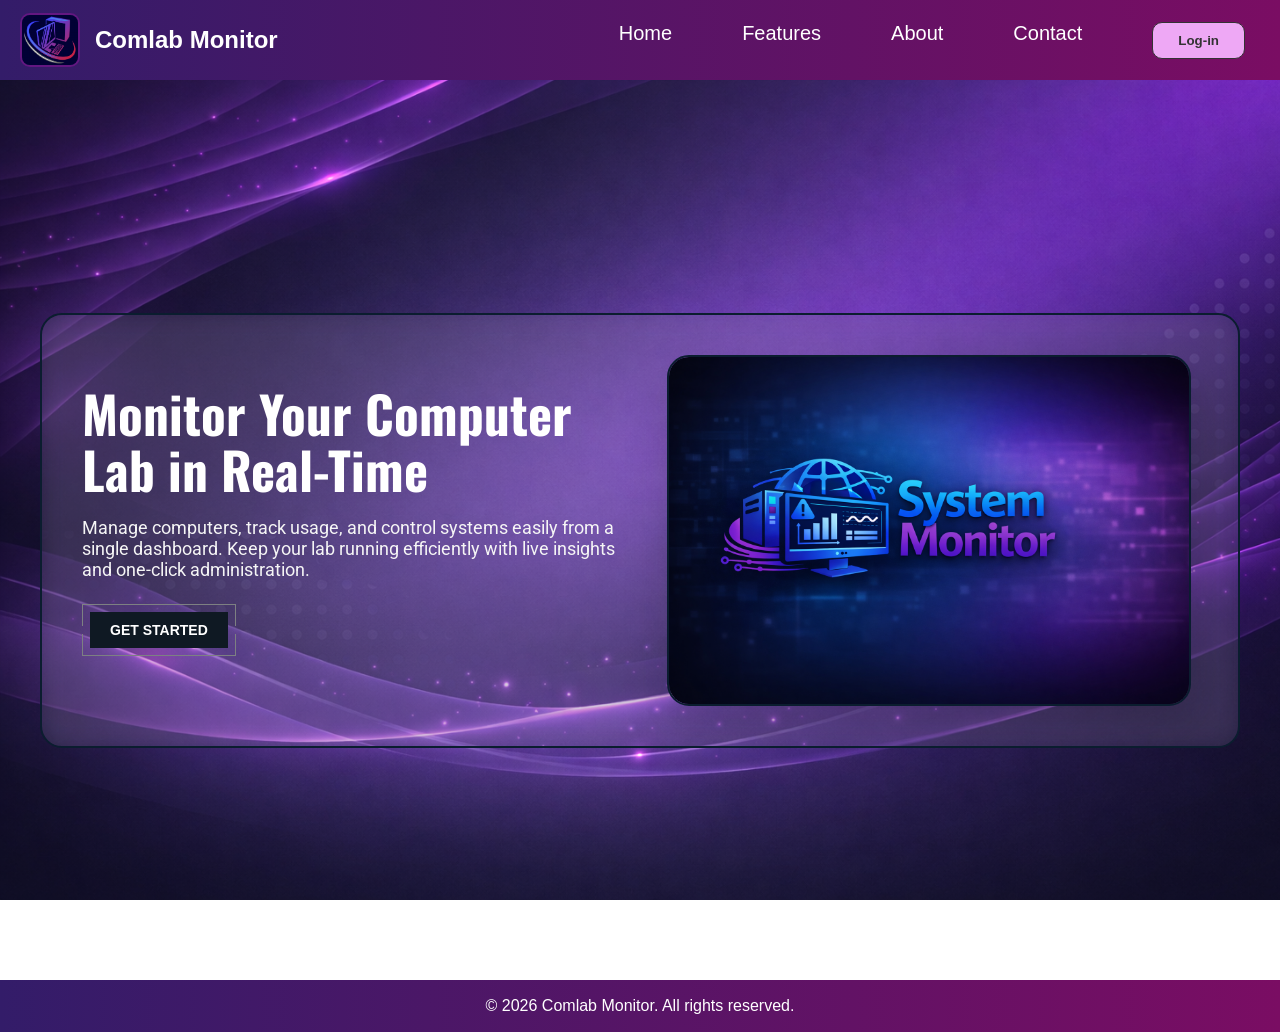
<file: index.html>
<!DOCTYPE html>
<html lang="en">
<head>
    <meta charset="UTF-8">
    <meta name="viewport" content="width=device-width, initial-scale=1.0">
    <title>Comlab Monitor</title>
    <link rel="stylesheet" href="style.css">
   <link rel="stylesheet" href="https://cdnjs.cloudflare.com/ajax/libs/animate.css/4.1.1/animate.min.css"/>
  <link rel="shortcut icon" href="pictures/computerlab.png"></link>


</head>

<body>
    <div class="topnav">
        <div class="headerlogo">
            <img src="pictures/computerlab.png" alt="Computerlab Logo" width="56" />
            <h1>Comlab Monitor</h1>
        </div>
        <div class="burger-menu" id="burger-menu">
            <span></span>
            <span></span>
            <span></span>
        </div>
        <ul id="nav-links" class="nav-links">
           
            <a  href="index.html"> <li> Home</li> </a> 
            <a href="features/features.html"> <li> Features</li> </a>
            <a href="about/about.html"> <li> About</li> </a>
            <a href="contact/contact.html"> <li> Contact</li> </a>
            <a href="account/signin.html"><button> Log-in </button></a> 
         
        </ul>

    </div>
 <div class="main-hero  animate__animated animate__heartBeat">
  <div class="hero-grid">
    <div class="hero-left">
      <div class="hero-panel">
        <div class="hero-copy">
          <h2>Monitor Your Computer Lab in Real-Time</h2>
          <p>Manage computers, track usage, and control systems easily from a single dashboard. Keep your lab running efficiently with live insights and one-click administration.</p>
          <div class="cta-group">
            <a href="account/signup/signup.html" class="button">
              <span class="button_lg">
                <span class="button_sl"></span>
                <span class="button_text">Get Started</span>
              </span>
            </a>
          </div>
        </div>
        <div class="hero-image">
          <img src="pictures/system monitor.png" alt="Computer Lab Monitor" />
        </div>
      </div>
    </div>
  </div>
</div>


    <footer class="footer">
        <p>&copy; 2026 Comlab Monitor. All rights reserved.</p>
    </footer>

    <script>
        document.getElementById('burger-menu').addEventListener('click', function() {
            var nav = document.getElementById('nav-links');
            var burger = document.getElementById('burger-menu');
            nav.classList.toggle('active');
            burger.classList.toggle('active');
        });
    </script>
</body>
</html>
</file>
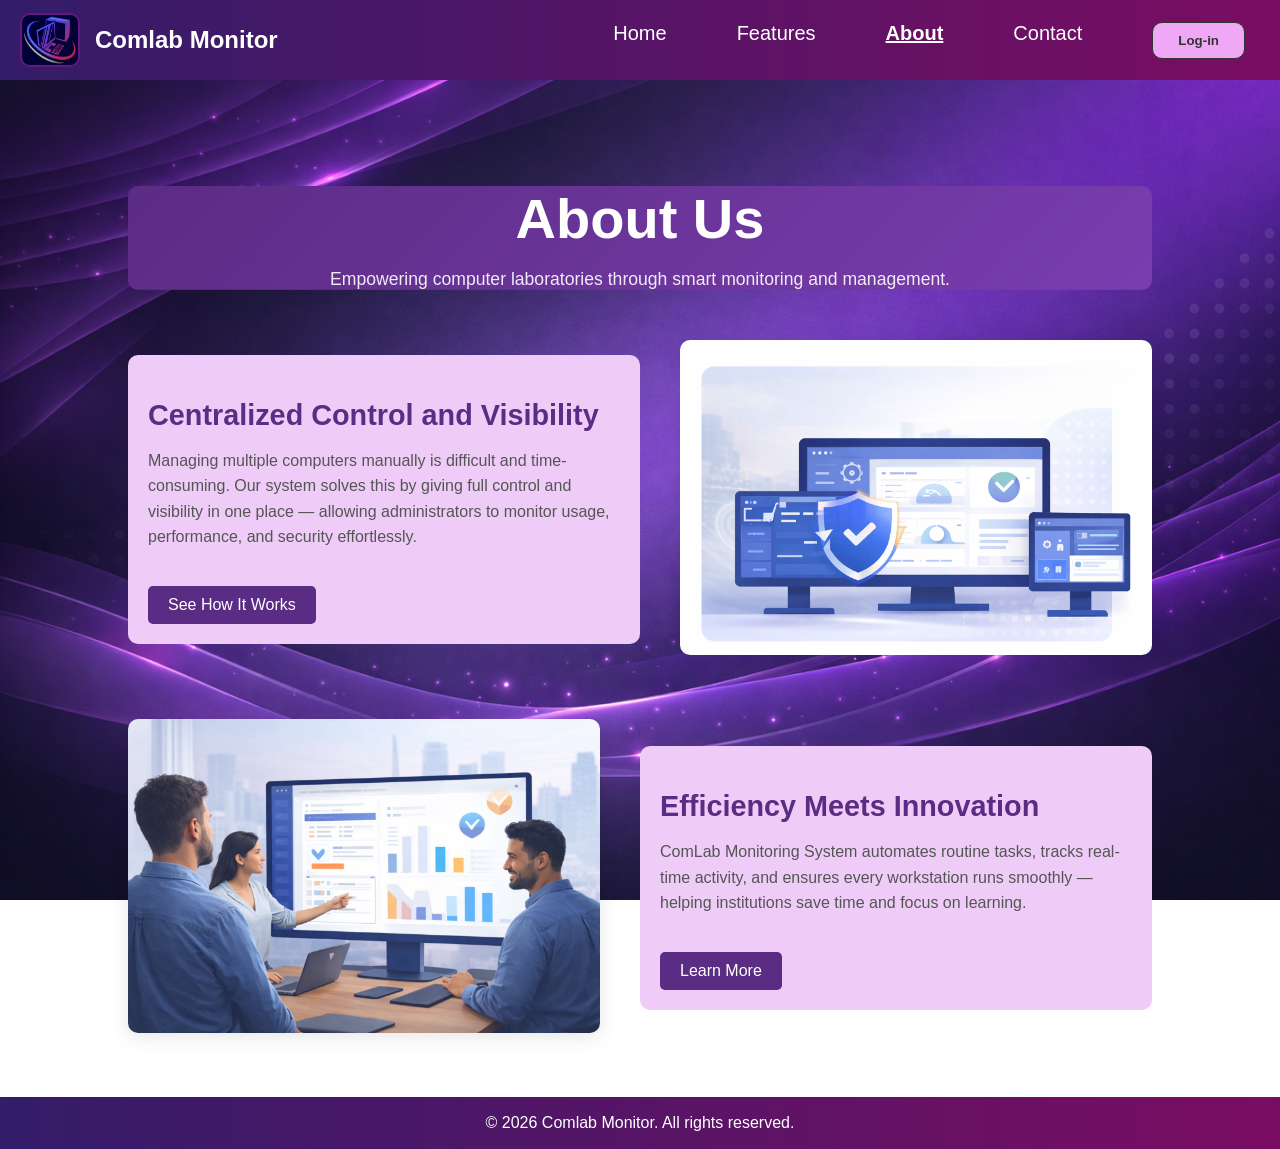
<file: about/about.html>
<!DOCTYPE html>
<html lang="en">
<head>
    <meta charset="UTF-8">
    <meta name="viewport" content="width=device-width, initial-scale=1.0">
    <title> ABOUT |Comlab Monitor</title>
    <link rel="stylesheet" href="style.css">
    <link rel="stylesheet"href="https://cdnjs.cloudflare.com/ajax/libs/animate.css/4.1.1/animate.min.css"/>
    <link rel="shortcut icon" href="../pictures/computerlab.png"></link>

</head>

<body>
    <div class="topnav">
        <div class="headerlogo">
            <img src="../pictures/computerlab.png" alt="Computerlab Logo" width="56" />
            <h1>Comlab Monitor</h1>
        </div>
        <div class="burger-menu" id="burger-menu">
            <span></span>
            <span></span>
            <span></span>
        </div>
        <ul id="nav-links" class="nav-links">
            <li><a href="../index.html">Home</a></li>
            <li><a href="../features/features.html">Features</a></li>
            <li ><a href="about.html" ><b><u>About</u></b></a></li>
            <li><a href="../contact/contact.html">Contact</a></li>
            <li><a href="../account/signin.html"><button>Log-in</button></a></li>
        </ul>

    </div>

   <section class="about-section">
    <div class="about-header">
      <h1 class="animate__animated animate__bounce" >About Us</h1>
      <p>Empowering computer laboratories through smart monitoring and management.</p>

      
    </div>

    <div class="about-container">
      <div class="about-box left">
        <div class="about-text">
          <h2>Centralized Control and Visibility</h2>
          <p>Managing multiple computers manually is difficult and time-consuming. Our system solves this by giving full control and visibility in one place — allowing administrators to monitor usage, performance, and security effortlessly.</p>
          <a href="../about/see how it works/howitworks.html" class="btn  ">See How It Works</a>
        </div>
        <div class="about-image ">
          <img src="dashboard.png" alt="Dashboard overview">
        </div>
      </div>

      <div class="about-box right">
        <div class="about-image">
          <img src="teamwork.png" alt="Team collaboration">
        </div>
        <div class="about-text">
          <h2>Efficiency Meets Innovation</h2>
          <p>ComLab Monitoring System automates routine tasks, tracks real-time activity, and ensures every workstation runs smoothly — helping institutions save time and focus on learning.</p>
          <a href="../about/learn more/learn.html" class="btn">Learn More</a>
        </div>
      </div>
    </div>
  </section>

  



    <footer class="footer">
        <p>&copy; 2026 Comlab Monitor. All rights reserved.</p>
        
    </footer>

    <script>
        document.getElementById('burger-menu').addEventListener('click', function() {
            var nav = document.getElementById('nav-links');
            var burger = document.getElementById('burger-menu');
            nav.classList.toggle('active');
            burger.classList.toggle('active');
        });
    </script>
</body>

</html>
</file>
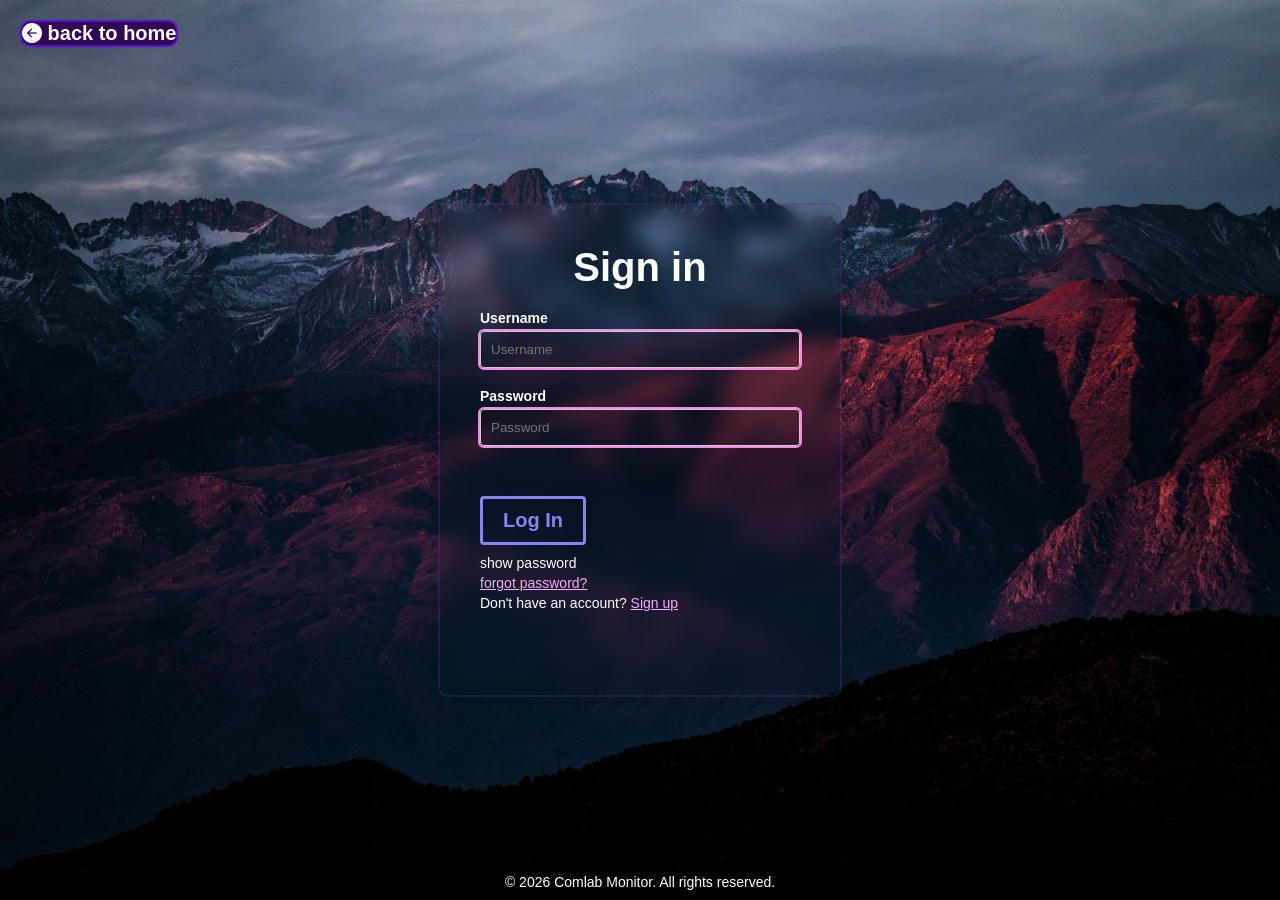
<file: account/signin.html>
<html>


<head>
    <title>Sign in | Comlab Monitor</title>
    <link rel="stylesheet" href="style.css">
    <link rel="stylesheet" href="https://cdn.jsdelivr.net/npm/bootstrap-icons@1.13.1/font/bootstrap-icons.min.css">
    <link rel="stylesheet" href="https://cdnjs.cloudflare.com/ajax/libs/animate.css/4.1.1/animate.min.css"/>
    <link rel="shortcut icon" href="../pictures/computerlab.png"></link>


</head>

<a href="../index.html" class="home" > <i class="bi bi-arrow-left-circle-fill"></i> back to home</a>

<body>

    <div class="form animate__animated animate__bounceIn">
<h1>Sign in</h1>
   
    <form action="" >
      <label id="user-label" for="uname">Username</label>
      <input type = "text" id="uname" placeholder="Username" required ></span>
      <label id="pass-label" for="pass">Password</label>
      <input type = "password" id="pass" placeholder="Password" required ></span>
    </form>

    
<div class="information ">
        <p id="errormessage" style="height: 20px;"></p>
        <button id="submitbtn" class="bubbles">
  <span  class="text">Log In</span>
</button>
        <p id="showpass">show password</p>
        <p id="forgotpass"><a href="forgot/forgot-password.html" style="color: rgb(243, 174, 252);">forgot password?</a></p>
        <p >Don't have an account?  <a href="../account/signup/signup.html" style="color: rgb(243, 174, 252);">Sign up</a></p>


</div>




<script src="script.js"></script>




</div>

<div class="footer">
    <p>&copy; 2026 Comlab Monitor. All rights reserved.</p>
</div>


</body>

</html>
</file>
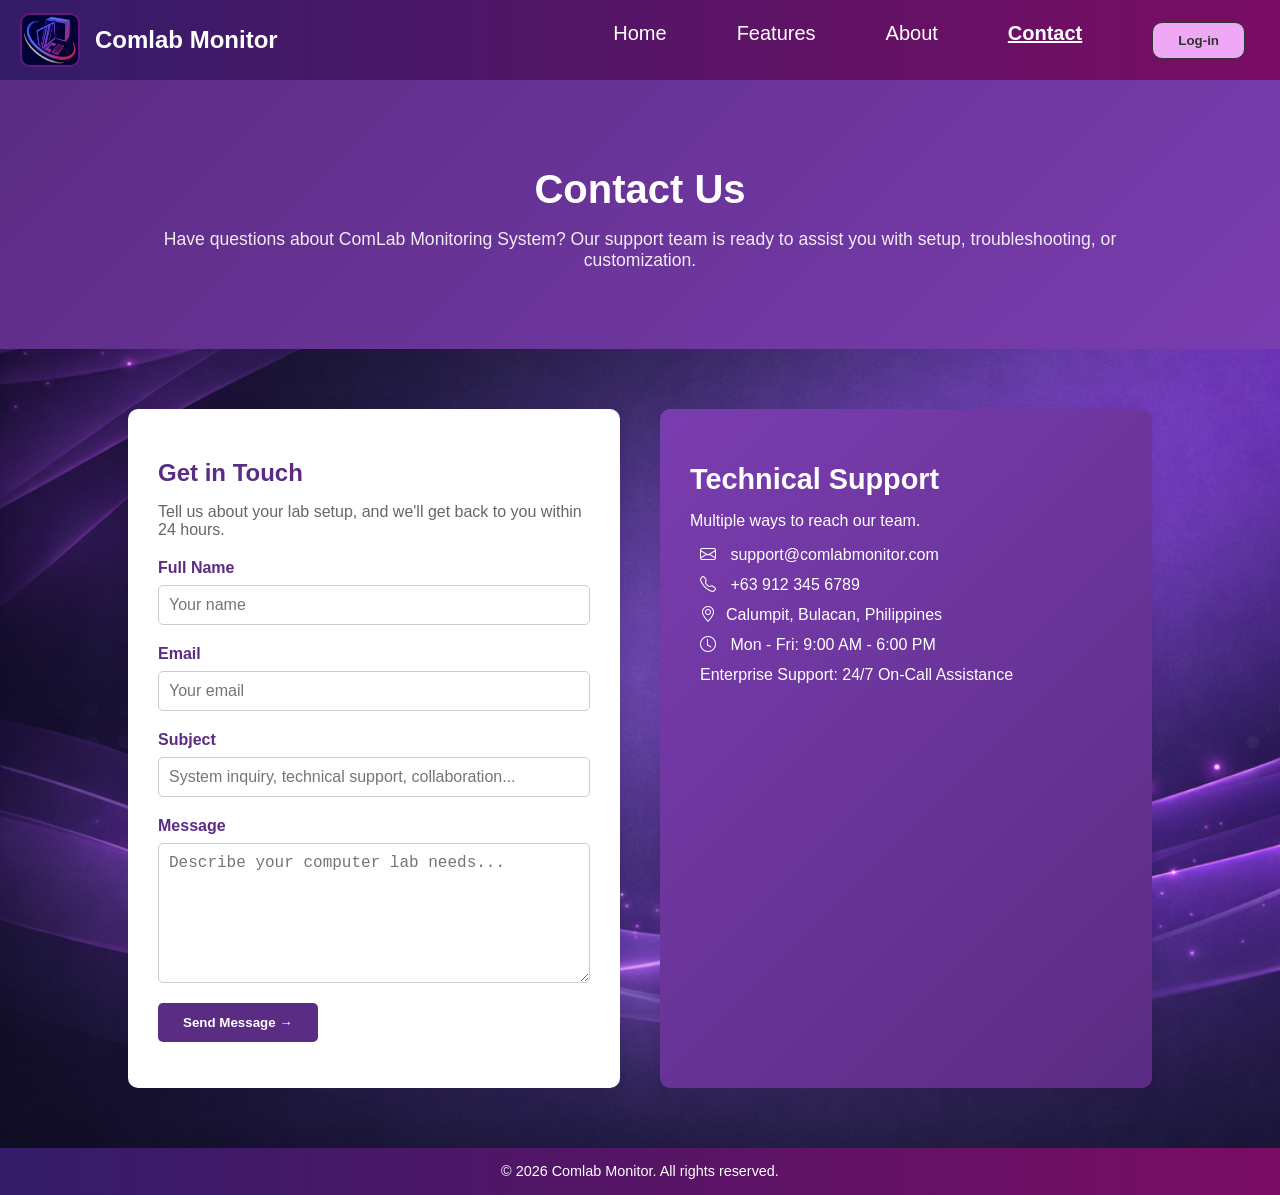
<file: contact/contact.html>
<html lang="en">
<head>
    <meta charset="UTF-8">
    <meta name="viewport" content="width=device-width, initial-scale=1.0">
    <title> CONTACT |Comlab Monitor</title>
    <link rel="stylesheet" href="style.css">
    <link rel="stylesheet" href="https://cdn.jsdelivr.net/npm/bootstrap-icons@1.13.1/font/bootstrap-icons.min.css">
    <link rel="stylesheet" href="https://cdnjs.cloudflare.com/ajax/libs/animate.css/4.1.1/animate.min.css"/>
    <link rel="shortcut icon" href="../pictures/computerlab.png"></link>
</head>

<body>
    <div class="topnav">
        <div class="headerlogo">
            <img src="../pictures/computerlab.png" alt="Computerlab Logo" width="56" />
            <h1>Comlab Monitor</h1>
        </div>
        <div class="burger-menu" id="burger-menu">
            <span></span>
            <span></span>
            <span></span>
        </div>
        <ul id="nav-links" class="nav-links">
            <li><a href="../index.html">Home</a></li>
            <li><a href="../features/features.html">Features</a></li>
            <li ><a href="../about/about.html">About</a></li>
            <li><a href="../contact/contact.html"><b><u>Contact</u></b></a></li>
            <li><a href="../account/signin.html"><button>Log-in</button></a></li>
        </ul>
    </div>



     <div class="contact-hero ">
    <h1 class="animate__animated animate__bounce">Contact Us</h1>
    <p>Have questions about ComLab Monitoring System? Our support team is ready to assist you with setup, troubleshooting, or customization.</p>
  </div>

  <div class="contact-wrapper">
    <div class="contact-form">
      <h2>Get in Touch</h2>
      <p>Tell us about your lab setup, and we'll get back to you within 24 hours.</p>
      <form action="#" method="post">
        <label for="name">Full Name</label>
        <input type="text" id="name" name="name" placeholder="Your name" required>

        <label for="email">Email</label>
        <input type="email" id="email" name="email" placeholder="Your email" required>

        <label for="subject">Subject</label>
        <input type="text" id="subject" name="subject" placeholder="System inquiry, technical support, collaboration..." required>

        <label for="message">Message</label>
        <textarea id="message" name="message" rows="5"  placeholder="Describe your computer lab needs..." required></textarea>

        <button type="submit" class="btn">Send Message →</button>
      </form>
    </div>

    <div class="contact-info">
      <h2>Technical Support</h2>
      <p>Multiple ways to reach our team.</p>
      <ul>
        <li><i class="fas fa-envelope"></i> <i class="bi bi-envelope"></i> support@comlabmonitor.com</li>
        <li><i class="fas fa-phone-alt"></i> <i class="bi bi-telephone"></i> +63 912 345 6789</li>
        <li><i class="fas fa-map-marker-alt"></i> <i class="bi bi-geo-alt"></i>Calumpit, Bulacan, Philippines</li>
        <li><i class="fas fa-clock"></i> <i class="bi bi-clock"></i> Mon - Fri: 9:00 AM - 6:00 PM</li>
        <li><i class="fas fa-headset"></i> Enterprise Support: 24/7 On-Call Assistance</li>
      </ul>
    </div>
  </div>

     <footer class="footer">
        <p>&copy; 2026 Comlab Monitor. All rights reserved.</p>
    </footer>

    <script>
        document.getElementById('burger-menu').addEventListener('click', function() {
            var nav = document.getElementById('nav-links');
            var burger = document.getElementById('burger-menu');
            nav.classList.toggle('active');
            burger.classList.toggle('active');
        });
    </script>
</body>

</html>
</file>
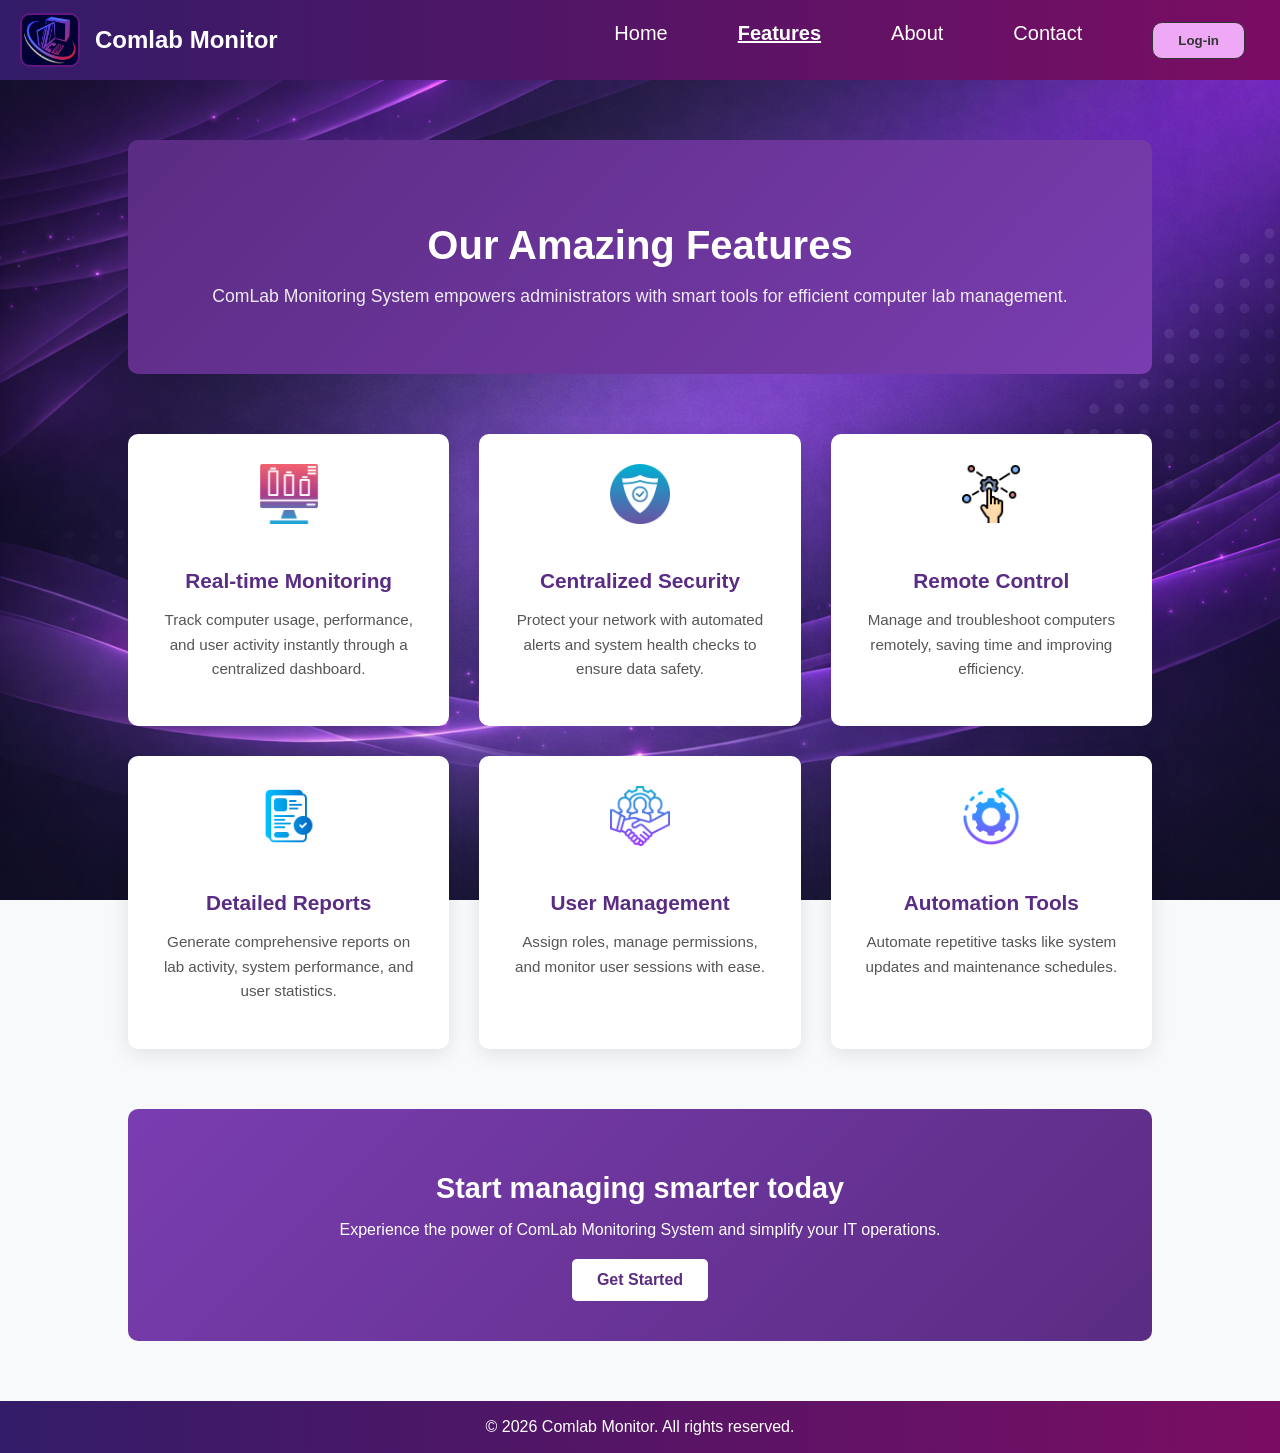
<file: features/features.html>
<!DOCTYPE html>
<html lang="en">
<head>
    <meta charset="UTF-8">
    <meta name="viewport" content="width=device-width, initial-scale=1.0">
    <title>FEAUTURES |Comlab Monitor</title>
    <link rel="stylesheet" href="style.css">
   <link rel="stylesheet"href="https://cdnjs.cloudflare.com/ajax/libs/animate.css/4.1.1/animate.min.css"/>
  <link rel="shortcut icon" href="../pictures/computerlab.png"></link>


</head>

<body>
    <div class="topnav">
        <div class="headerlogo">
            <img src="../pictures/computerlab.png" alt="Computerlab Logo" width="56" />
            <h1>Comlab Monitor</h1>
        </div>
        <div class="burger-menu" id="burger-menu">
            <span></span>
            <span></span>
            <span></span>
        </div>
        <ul id="nav-links" class="nav-links">
            <li><a href="../index.html">Home</a></li>
            <li><a href="../features/features.html"><b><u>Features</u></b></a></li>
            <li ><a href="../about/about.html">About</a></li>
            <li><a href="../contact/contact.html">Contact</a></li>
            <li><a href="../account/signin.html"><button>Log-in</button></a></li>
        </ul>

    </div>
  <section class="features-section">
    <div class="features-header">
      <h1 class="animate__animated animate__bounce" >Our Amazing Features</h1>
      <p>ComLab Monitoring System empowers administrators with smart tools for efficient computer lab management.</p>
    </div>

    <div class="features-container ">
      <div class="feature-box">
        <img src="monitoring.png" alt="Real-time Monitoring">
        <h3>Real-time Monitoring</h3>
        <p>Track computer usage, performance, and user activity instantly through a centralized dashboard.</p>
      </div>

      <div class="feature-box">
        <img src="security.png" alt="Centralized Security">
        <h3>Centralized Security</h3>
        <p>Protect your network with automated alerts and system health checks to ensure data safety.</p>
      </div>

      <div class="feature-box">
        <img src="control.png" alt="Remote Control">
        <h3>Remote Control</h3>
        <p>Manage and troubleshoot computers remotely, saving time and improving efficiency.</p>
      </div>

      <div class="feature-box">
        <img src="report.png" alt="Detailed Reports">
        <h3>Detailed Reports</h3>
        <p>Generate comprehensive reports on lab activity, system performance, and user statistics.</p>
      </div>

      <div class="feature-box">
        <img src="user.png" alt="User Management">
        <h3>User Management</h3>
        <p>Assign roles, manage permissions, and monitor user sessions with ease.</p>
      </div>

      <div class="feature-box">
        <img src="automation.png" alt="Automation Tools">
        <h3>Automation Tools</h3>
        <p>Automate repetitive tasks like system updates and maintenance schedules.</p>
      </div>
    </div>

    <div class="features-footer">
      <h2>Start managing smarter today</h2>
      <p>Experience the power of ComLab Monitoring System and simplify your IT operations.</p>
      <a href="../account/signup/signup.html" class="btn">Get Started</a>
    </div>
  </section>

    <footer class="footer">
        <p>&copy; 2026 Comlab Monitor. All rights reserved.</p>

    </footer>

    <script>
        document.getElementById('burger-menu').addEventListener('click', function() {
            var nav = document.getElementById('nav-links');
            var burger = document.getElementById('burger-menu');
            nav.classList.toggle('active');
            burger.classList.toggle('active');
        });
    </script>
</body>
</file>
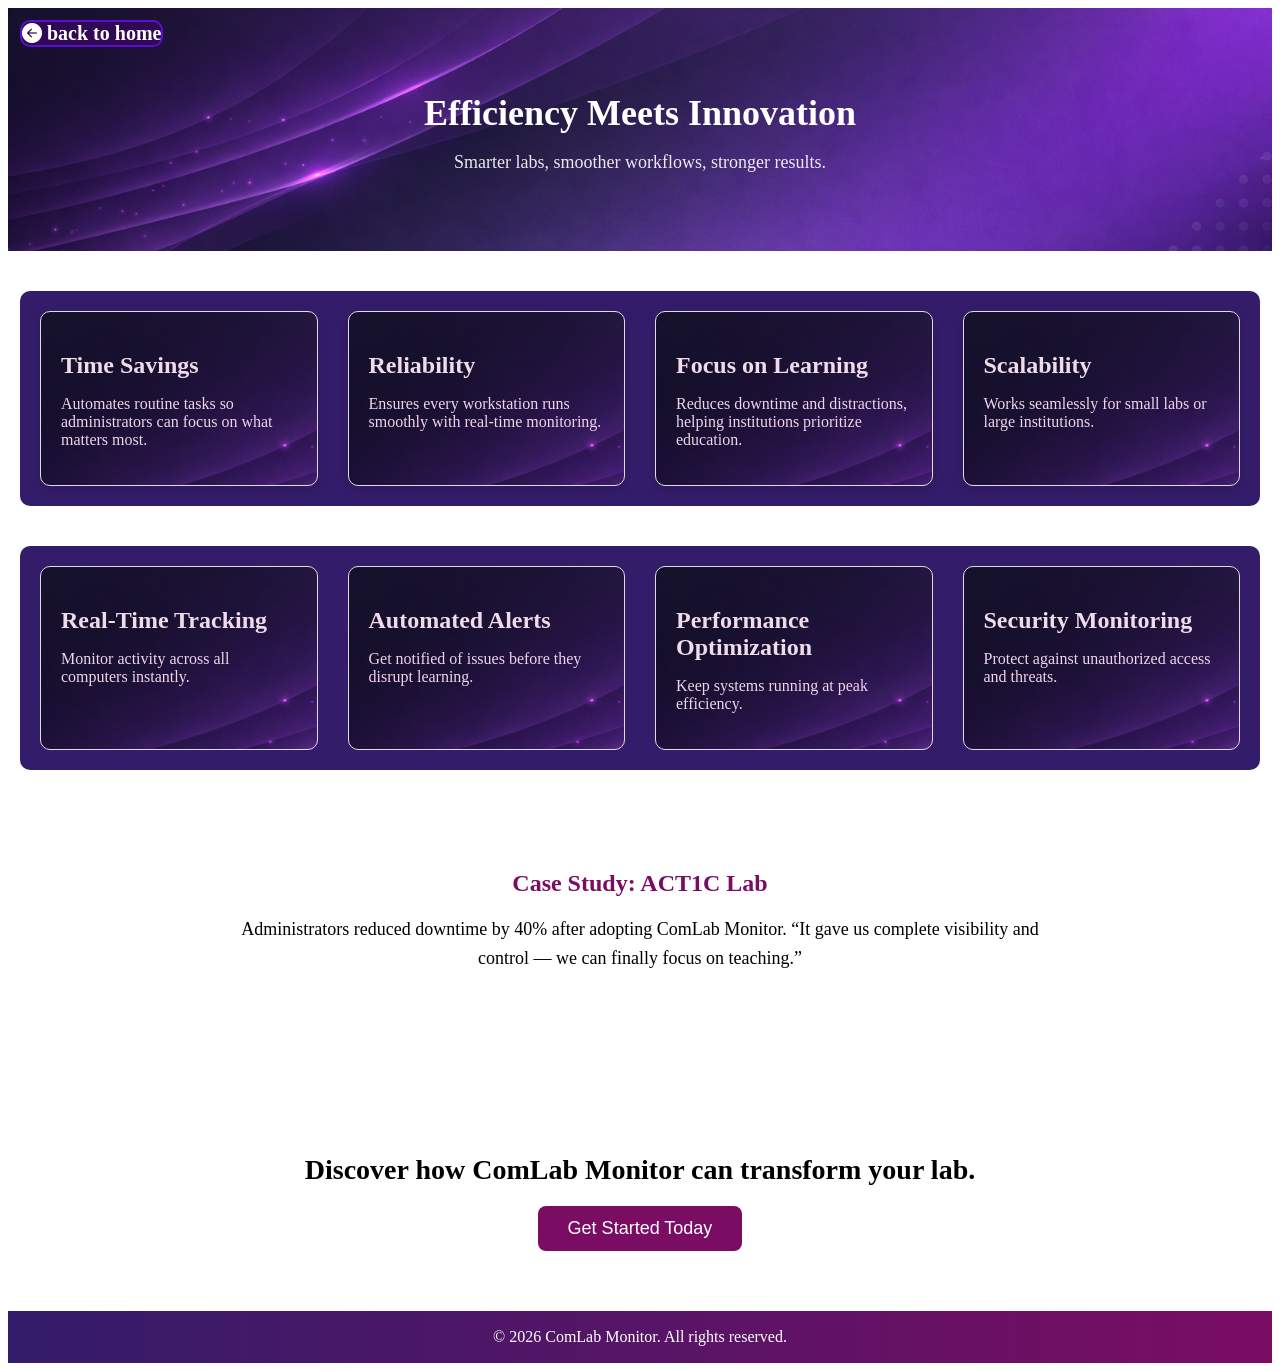
<file: about/learn more/learn.html>
<!DOCTYPE html>
<html lang="en">
<head>
  <meta charset="UTF-8">
  <meta name="viewport" content="width=device-width, initial-scale=1.0">
  <title>ComLab Monitor - Learn More</title>
  <link rel="stylesheet" href="style.css">
     <link rel="stylesheet" href="https://cdn.jsdelivr.net/npm/bootstrap-icons@1.13.1/font/bootstrap-icons.min.css">
     <link rel="stylesheet"href="https://cdnjs.cloudflare.com/ajax/libs/animate.css/4.1.1/animate.min.css"/>
    <link rel="shortcut icon" href="../../pictures/computerlab.png"></link>
</head>
<body>


  <div class="learn-hero animate__animated animate__bounceIn">
    <h1>Efficiency Meets Innovation</h1>
    <p>Smarter labs, smoother workflows, stronger results.</p>
  </div>

  <div class="learn-benefits animate__animated animate__bounceInDown">
    <div class="benefit-card">
      <h2>Time Savings</h2>
      <p>Automates routine tasks so administrators can focus on what matters most.</p>
    </div>
    <div class="benefit-card">
      <h2>Reliability</h2>
      <p>Ensures every workstation runs smoothly with real-time monitoring.</p>
    </div>
    <div class="benefit-card">
      <h2>Focus on Learning</h2>
      <p>Reduces downtime and distractions, helping institutions prioritize education.</p>
    </div>
    <div class="benefit-card">
      <h2>Scalability</h2>
      <p>Works seamlessly for small labs or large institutions.</p>
    </div>
  </div>

 
  <div class="learn-features animate__animated animate__bounceInDown"">
    <div class="feature">
      <h2>Real-Time Tracking</h2>
      <p>Monitor activity across all computers instantly.</p>
    </div>
    <div class="feature">
      <h2>Automated Alerts</h2>
      <p>Get notified of issues before they disrupt learning.</p>
    </div>
    <div class="feature">
      <h2>Performance Optimization</h2>
      <p>Keep systems running at peak efficiency.</p>
    </div>
    <div class="feature">
      <h2>Security Monitoring</h2>
      <p>Protect against unauthorized access and threats.</p>
    </div>
  </div>

 <a href="../../index.html" class="home animate__animated animate__slideInLeft" > <i class="bi bi-arrow-left-circle-fill"></i> back to home</a>

 <div class="learn-case">
    <h2>Case Study: ACT1C Lab</h2>
    <p>Administrators reduced downtime by 40% after adopting ComLab Monitor. 
       “It gave us complete visibility and control — we can finally focus on teaching.”</p>
  </div>


  <div class="learn-cta">
    <h2>Discover how ComLab Monitor can transform your lab.</h2>
    <a href="../../account/signup/signup.html"><button>Get Started Today</button></a>
  </div>

 
  <div class="footer">
    <p>&copy; 2026 ComLab Monitor. All rights reserved.</p>
  </div>

</body>
</html>
</file>
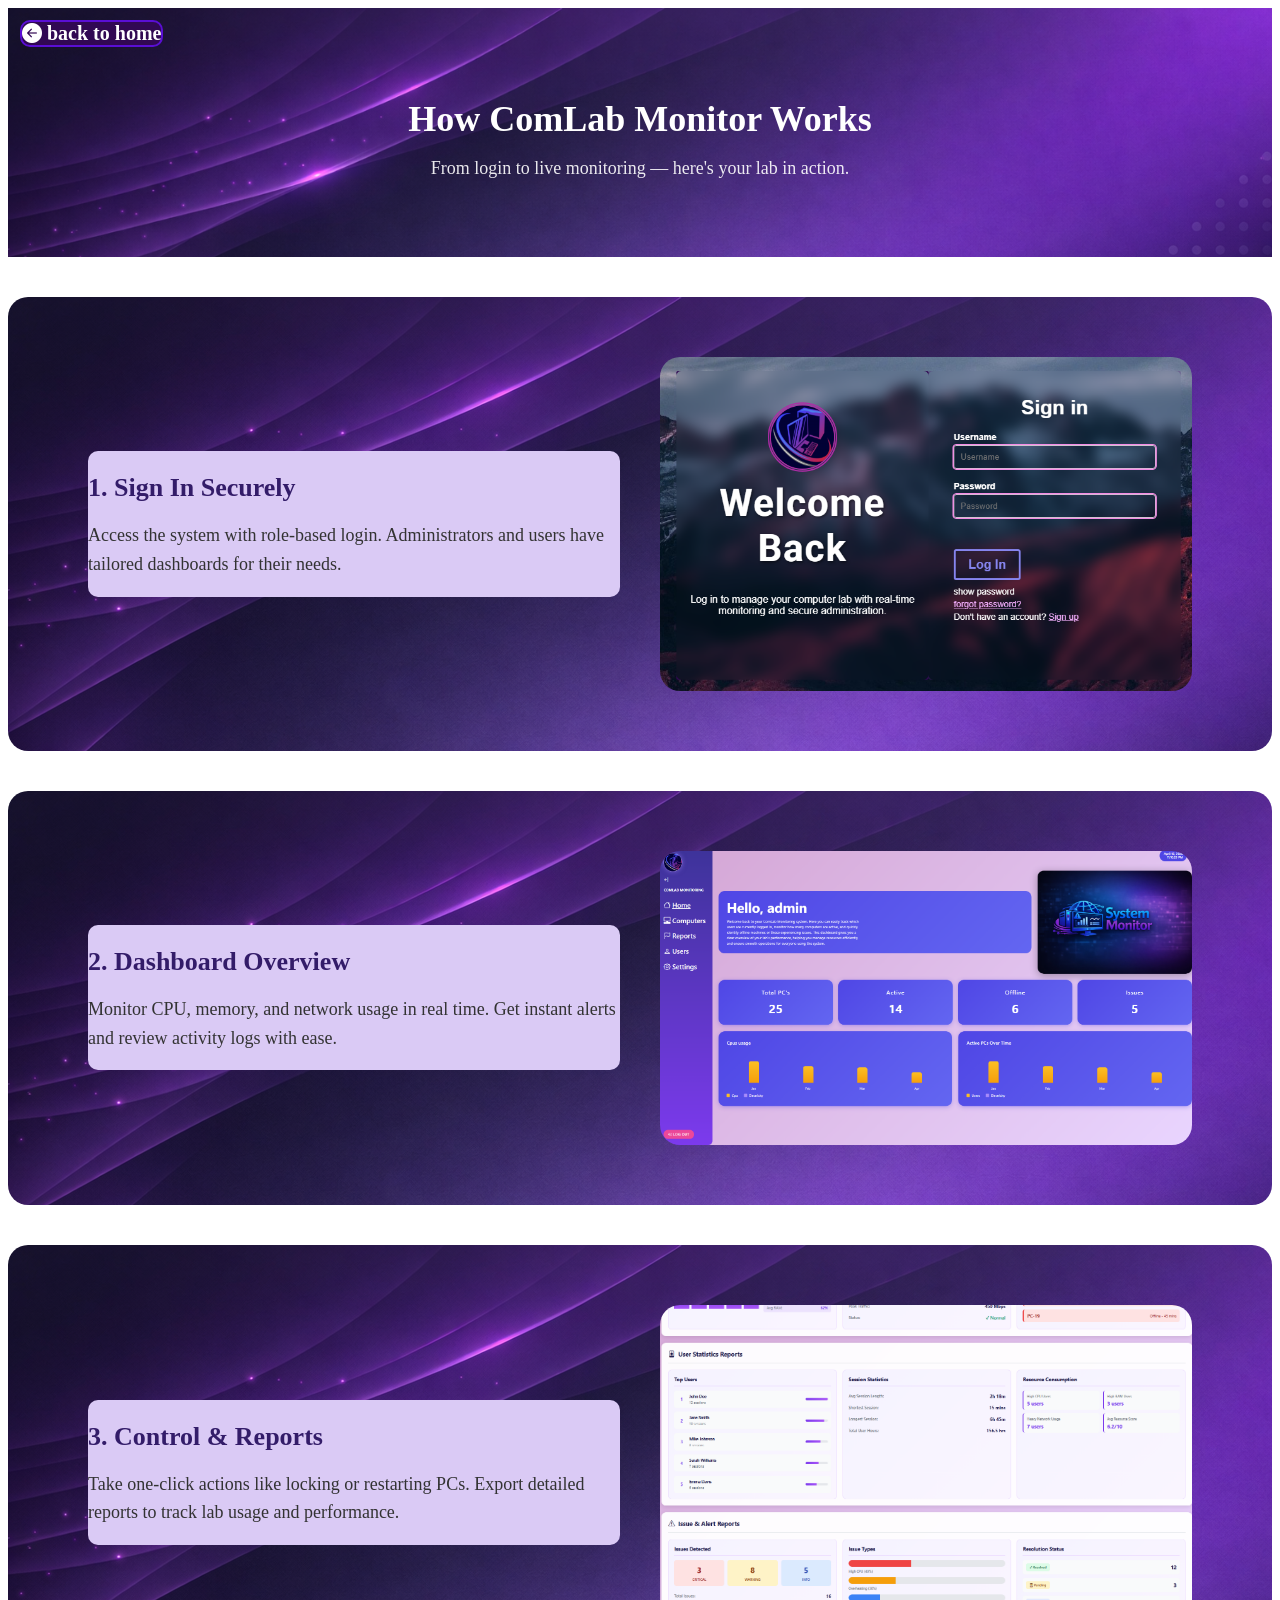
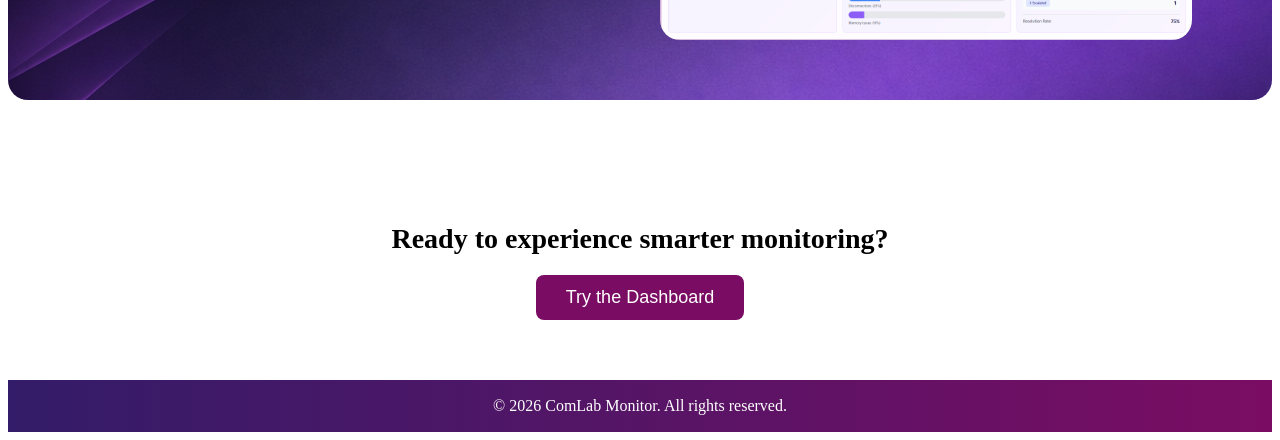
<file: about/see how it works/howitworks.html>
<!DOCTYPE html>
<html lang="en">
<head>
  <meta charset="UTF-8">
  <meta name="viewport" content="width=device-width, initial-scale=1.0">
  <title>ComLab Monitor - How It Works</title>
  <link rel="stylesheet" href="style.css">
  <link rel="stylesheet" href="https://cdn.jsdelivr.net/npm/bootstrap-icons@1.13.1/font/bootstrap-icons.min.css">
   <link rel="stylesheet"href="https://cdnjs.cloudflare.com/ajax/libs/animate.css/4.1.1/animate.min.css"/>
   <link rel="shortcut icon" href="../../pictures/computerlab.png"></link>
</head>
<body>


  <section class="how-hero animate__animated animate__bounceIn">
    <h1>How ComLab Monitor Works</h1>
    <p>From login to live monitoring — here's your lab in action.</p>
  </section>


  <section class="how-step animate__animated animate__bounceInDown">
    <div class="text">
      <h2>1. Sign In Securely</h2>
      <p>Access the system with role-based login. Administrators and users have tailored dashboards for their needs.</p>
    </div>
    <div class="image">
      <img src="login-preview.png" alt="Login Preview">
    </div>
  </section>


  <section class="how-step reverse animate__animated animate__bounceInDown">
    <div class="image">
      <img src="Dashboard Preview.png" alt="Dashboard Preview">
    </div>
    <div class="text">
      <h2>2. Dashboard Overview</h2>
      <p>Monitor CPU, memory, and network usage in real time. Get instant alerts and review activity logs with ease.</p>
    </div>
  </section>


  <section class="how-step animate__animated animate__bounceInDown">
    <div class="text">
      <h2>3. Control & Reports</h2>
      <p>Take one-click actions like locking or restarting PCs. Export detailed reports to track lab usage and performance.</p>
    </div>
    <div class="image">
      <img src="Reports Preview.png" alt="Reports Preview">
    </div>
  </section>

  
  <section class="how-cta">
    <h2>Ready to experience smarter monitoring?</h2>
    <a href="../../account/signin.html"><button>Try the Dashboard</button></a>
  </section>

 <a href="../../index.html" class="home animate__animated animate__slideInLeft" > <i class="bi bi-arrow-left-circle-fill"></i> back to home</a>

  <footer class="footer">
    <p>&copy; 2026 ComLab Monitor. All rights reserved.</p>
  </footer>

</body>
</html>
</file>
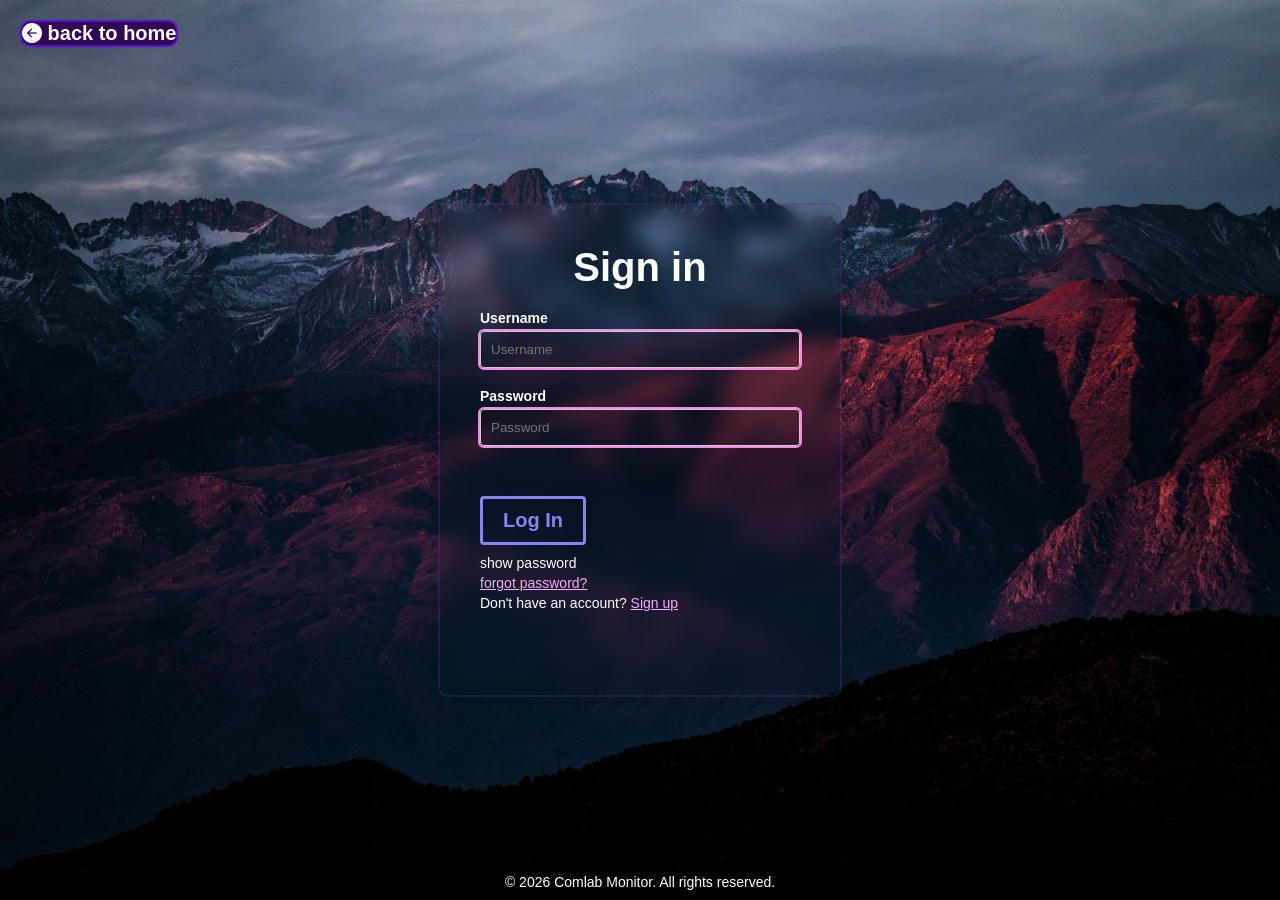
<file: account/dashboard/dashboard.html>
<!DOCTYPE html>
<html lang="en">
<head>
  <meta charset="UTF-8">
  <meta name="viewport" content="width=device-width, initial-scale=1.0">
  <title>Comlab Monitoring Dashboard</title>
  <link rel="stylesheet" href="style.css">
  <link rel="stylesheet" href="https://cdn.jsdelivr.net/npm/bootstrap-icons@1.13.1/font/bootstrap-icons.min.css">
 <link rel="stylesheet" href="https://cdnjs.cloudflare.com/ajax/libs/animate.css/4.1.1/animate.min.css"/>
 <link rel="icon" href="computerlab.png" />

</head>
<body>
  <button class="mobile-menu-btn" id="mobile-menu-btn">
    <i class="bi bi-list"></i>
  </button>
  <div class="overlay" id="overlay"></div>
  <div class="dashboard">
    <aside class="sidebar" id="sidebar">
      <div class="sidebar-top">
        <div class="brand-circle"></div>
        <div class="toggle-buttons">
          <i class="bi bi-arrow-bar-left" id="collapse-btn"></i>
          <i class="bi bi-arrow-bar-right" id="expand-btn" style="display: none;"></i>
        </div>
        <div class="brand-title">COMLAB MONITORING</div>
      </div>
      <nav class="nav-links">
        <a href="../../account/dashboard/dashboard.html" class="nav-item "> <i class="bi bi-house "></i> <span><u>Home</u></span></a>
        <a href="../../account/dashboard/computer/computer.html" class="nav-item"> <i class="bi bi-pc-display-horizontal"></i> <span>Computers</span></a>
        <a href="../../account/dashboard/reports/reports.html" class="nav-item"> <i class="bi bi-flag"></i> <span>Reports</span></a>
        <a href="../../account/dashboard/users/users.html" class="nav-item"> <i class="bi bi-person"></i> <span>Users</span></a>
        <a href="../../account/dashboard/settings/settings.html" class="nav-item"> <i class="bi bi-gear"></i> <span>Settings</span></a>
      </nav>
      <button class="logout-button"> <i class="bi bi-box-arrow-left"></i> <span>LOG OUT</span></button>
    </aside>

    <main class="main-panel">
      <header class="top-bar">
        <div></div>
        <div class="top-bar-info">
          <div class="top-bar-date">April 15 2026</div>
          <div class="top-bar-time">10:07:56 AM</div>
        </div>
      </header>

      <section class="hero-section">
        <div class="hero-card animate__animated animate__fadeIn">
          <h1>Hello, User</h1>
          <p>Welcome back to your ComLab Monitoring system. Here you can easily track which users are currently logged in, monitor how many computers are active, and quickly identify offline machines or those experiencing issues. This dashboard gives you a clear overview of your lab's performance, helping you manage resources efficiently and ensure smooth operations for everyone using the system.</p>
        </div>
        <div class="avatar-box"></div>
      </section>

      <section class="stats-grid animate__animated animate__pulse">
        <div class="stat-card">
          <div class="stat-label">Total PC's</div>
          <div class="stat-value" data-target="25">0</div>
        </div>
        <div class="stat-card">
          <div class="stat-label">Active</div>
          <div class="stat-value" data-target="14">0</div>
        </div>
        <div class="stat-card">
          <div class="stat-label">Offline</div>
          <div class="stat-value" data-target="6">0</div>
        </div>
        <div class="stat-card">
          <div class="stat-label">Issues</div>
          <div class="stat-value" data-target="5">0</div>
        </div>
      </section>

      <section class="charts-grid">
        <div class="chart-card">
          <h3>Cpus usage</h3>
          <div class="chart-placeholder">
            <div class="bar bar-1"></div>
            <div class="bar bar-2"></div>
            <div class="bar bar-3"></div>
            <div class="bar bar-4"></div>
            <div class="months">
              <span>Jan</span>
              <span>Feb</span>
              <span>Mar</span>
              <span>Apr</span>
            </div>
          </div>
          <div class="chart-legend">
            <span class="legend-item"><span class="legend-dot cpu"></span>Cpu</span>
            <span class="legend-item"><span class="legend-dot electricity"></span>Electricity</span>
          </div>
        </div>

        <div class="chart-card">
          <h3>Active PCs Over Time</h3>
          <div class="chart-placeholder">
            <div class="bar bar-1"></div>
            <div class="bar bar-2"></div>
            <div class="bar bar-3"></div>
            <div class="bar bar-4"></div>
            <div class="months">
              <span>Jan</span>
              <span>Feb</span>
              <span>Mar</span>
              <span>Apr</span>
            </div>
          </div>
          <div class="chart-legend">
            <span class="legend-item"><span class="legend-dot users"></span>Users</span>
            <span class="legend-item"><span class="legend-dot electricity"></span>Electricity</span>
          </div>
        </div>
      </section>
    </main>
  </div>

  <script>
    function getComputersData() {
      const stored = localStorage.getItem('computersData');
      const defaultData = [
        { id: 1, name: 'PC-01', assignedUser: 'John Doe', remainingTime: 8, cpuUsage: 35, ramUsage: 48, isOnline: true, ipAddress: '192.168.1.10', macAddress: '00:1A:2B:3C:4D:5E', os: 'Windows 10', lastLogin: '2026-04-16 09:30', storageUsage: 65 },
        { id: 2, name: 'PC-02', assignedUser: 'Jane Smith', remainingTime: 6, cpuUsage: 62, ramUsage: 71, isOnline: true, ipAddress: '192.168.1.11', macAddress: '00:1A:2B:3C:4D:5F', os: 'Windows 11', lastLogin: '2026-04-16 08:45', storageUsage: 72 },
        { id: 3, name: 'PC-03', assignedUser: 'Mike Johnson', remainingTime: 3, cpuUsage: 45, ramUsage: 55, isOnline: true, ipAddress: '192.168.1.12', macAddress: '00:1A:2B:3C:4D:60', os: 'Windows 10', lastLogin: '2026-04-16 07:20', storageUsage: 58 },
        { id: 4, name: 'PC-04', assignedUser: 'Sarah Williams', remainingTime: 5, cpuUsage: 28, ramUsage: 42, isOnline: true, ipAddress: '192.168.1.13', macAddress: '00:1A:2B:3C:4D:61', os: 'Windows 11', lastLogin: '2026-04-16 09:15', storageUsage: 48 },
        { id: 5, name: 'PC-05', assignedUser: 'David Brown', remainingTime: 0, cpuUsage: 0, ramUsage: 0, isOnline: false, ipAddress: '192.168.1.14', macAddress: '00:1A:2B:3C:4D:62', os: 'Windows 10', lastLogin: '2026-04-15 16:30', storageUsage: 55 },
        { id: 6, name: 'PC-06', assignedUser: 'Emma Davis', remainingTime: 7, cpuUsage: 71, ramUsage: 85, isOnline: true, ipAddress: '192.168.1.15', macAddress: '00:1A:2B:3C:4D:63', os: 'Windows 11', lastLogin: '2026-04-16 10:05', storageUsage: 81 },
        { id: 7, name: 'PC-07', assignedUser: 'Robert Wilson', remainingTime: 4, cpuUsage: 52, ramUsage: 64, isOnline: true, ipAddress: '192.168.1.16', macAddress: '00:1A:2B:3C:4D:64', os: 'Windows 10', lastLogin: '2026-04-16 08:20', storageUsage: 62 },
        { id: 8, name: 'PC-08', assignedUser: 'Lisa Anderson', remainingTime: 8, cpuUsage: 38, ramUsage: 51, isOnline: true, ipAddress: '192.168.1.17', macAddress: '00:1A:2B:3C:4D:65', os: 'Windows 11', lastLogin: '2026-04-16 09:00', storageUsage: 69 },
        { id: 9, name: 'PC-09', assignedUser: 'James Taylor', remainingTime: 2, cpuUsage: 78, ramUsage: 82, isOnline: true, ipAddress: '192.168.1.18', macAddress: '00:1A:2B:3C:4D:66', os: 'Windows 10', lastLogin: '2026-04-16 10:30', storageUsage: 85 },
        { id: 10, name: 'PC-10', assignedUser: 'Maria Garcia', remainingTime: 6, cpuUsage: 41, ramUsage: 58, isOnline: true, ipAddress: '192.168.1.19', macAddress: '00:1A:2B:3C:4D:67', os: 'Windows 11', lastLogin: '2026-04-16 07:50', storageUsage: 71 },
        { id: 11, name: 'PC-11', assignedUser: 'Charles Martinez', remainingTime: 5, cpuUsage: 65, ramUsage: 73, isOnline: true, ipAddress: '192.168.1.20', macAddress: '00:1A:2B:3C:4D:68', os: 'Windows 10', lastLogin: '2026-04-16 08:35', storageUsage: 76 },
        { id: 12, name: 'PC-12', assignedUser: 'Patricia Lee', remainingTime: 0, cpuUsage: 0, ramUsage: 0, isOnline: false, ipAddress: '192.168.1.21', macAddress: '00:1A:2B:3C:4D:69', os: 'Windows 11', lastLogin: '2026-04-15 15:45', storageUsage: 52 },
        { id: 13, name: 'PC-13', assignedUser: 'Michael White', remainingTime: 7, cpuUsage: 33, ramUsage: 47, isOnline: true, ipAddress: '192.168.1.22', macAddress: '00:1A:2B:3C:4D:6A', os: 'Windows 10', lastLogin: '2026-04-16 09:45', storageUsage: 66 },
        { id: 14, name: 'PC-14', assignedUser: 'Jennifer Harris', remainingTime: 3, cpuUsage: 56, ramUsage: 68, isOnline: true, ipAddress: '192.168.1.23', macAddress: '00:1A:2B:3C:4D:6B', os: 'Windows 11', lastLogin: '2026-04-16 08:10', storageUsage: 73 },
        { id: 15, name: 'PC-15', assignedUser: 'Daniel Martin', remainingTime: 8, cpuUsage: 42, ramUsage: 53, isOnline: true, ipAddress: '192.168.1.24', macAddress: '00:1A:2B:3C:4D:6C', os: 'Windows 10', lastLogin: '2026-04-16 10:15', storageUsage: 59 },
        { id: 16, name: 'PC-16', assignedUser: 'Nancy Clark', remainingTime: 4, cpuUsage: 67, ramUsage: 79, isOnline: true, ipAddress: '192.168.1.25', macAddress: '00:1A:2B:3C:4D:6D', os: 'Windows 11', lastLogin: '2026-04-16 07:30', storageUsage: 82 },
        { id: 17, name: 'PC-17', assignedUser: 'Christopher Rodriguez', remainingTime: 6, cpuUsage: 39, ramUsage: 49, isOnline: true, ipAddress: '192.168.1.26', macAddress: '00:1A:2B:3C:4D:6E', os: 'Windows 10', lastLogin: '2026-04-16 09:20', storageUsage: 61 },
        { id: 18, name: 'PC-18', assignedUser: 'Linda Lewis', remainingTime: 5, cpuUsage: 71, ramUsage: 84, isOnline: true, ipAddress: '192.168.1.27', macAddress: '00:1A:2B:3C:4D:6F', os: 'Windows 11', lastLogin: '2026-04-16 08:55', storageUsage: 79 },
        { id: 19, name: 'PC-19', assignedUser: 'Mark Walker', remainingTime: 0, cpuUsage: 0, ramUsage: 0, isOnline: false, ipAddress: '192.168.1.28', macAddress: '00:1A:2B:3C:4D:70', os: 'Windows 10', lastLogin: '2026-04-15 14:20', storageUsage: 54 },
        { id: 20, name: 'PC-20', assignedUser: 'Barbara Hall', remainingTime: 7, cpuUsage: 45, ramUsage: 62, isOnline: true, ipAddress: '192.168.1.29', macAddress: '00:1A:2B:3C:4D:71', os: 'Windows 11', lastLogin: '2026-04-16 10:00', storageUsage: 68 },
        { id: 21, name: 'PC-21', assignedUser: 'Steven Allen', remainingTime: 8, cpuUsage: 54, ramUsage: 66, isOnline: true, ipAddress: '192.168.1.30', macAddress: '00:1A:2B:3C:4D:72', os: 'Windows 10', lastLogin: '2026-04-16 08:25', storageUsage: 70 },
        { id: 22, name: 'PC-22', assignedUser: 'Karen Young', remainingTime: 3, cpuUsage: 59, ramUsage: 75, isOnline: true, ipAddress: '192.168.1.31', macAddress: '00:1A:2B:3C:4D:73', os: 'Windows 11', lastLogin: '2026-04-16 09:35', storageUsage: 74 },
        { id: 23, name: 'PC-23', assignedUser: 'Andrew King', remainingTime: 6, cpuUsage: 36, ramUsage: 44, isOnline: true, ipAddress: '192.168.1.32', macAddress: '00:1A:2B:3C:4D:74', os: 'Windows 10', lastLogin: '2026-04-16 07:40', storageUsage: 57 },
        { id: 24, name: 'PC-24', assignedUser: 'Jessica Wright', remainingTime: 4, cpuUsage: 68, ramUsage: 81, isOnline: true, ipAddress: '192.168.1.33', macAddress: '00:1A:2B:3C:4D:75', os: 'Windows 11', lastLogin: '2026-04-16 10:10', storageUsage: 83 },
        { id: 25, name: 'PC-25', assignedUser: 'Paul Scott', remainingTime: 5, cpuUsage: 48, ramUsage: 59, isOnline: true, ipAddress: '192.168.1.34', macAddress: '00:1A:2B:3C:4D:76', os: 'Windows 10', lastLogin: '2026-04-16 08:40', storageUsage: 64 },
      ];
      
      if (stored) {
        try {
          const parsedData = JSON.parse(stored);
          if (parsedData.length === 25) {
            return parsedData;
          }
        } catch (e) {
          console.log('localStorage data corrupted, using default');
        }
      }
      
      return defaultData;
    }

    function updateStats() {
      const computersData = getComputersData();
      const total = computersData.length;
      const active = computersData.filter(c => c.isOnline).length;
      const offline = total - active;
      const issues = computersData.filter(c => c.remainingTime === 0 || c.cpuUsage > 80 || c.ramUsage > 80).length;
      
      const statCards = document.querySelectorAll('.stat-card .stat-value');
      statCards[0].setAttribute('data-target', total); // Total PC's
      statCards[1].setAttribute('data-target', active); // Active
      statCards[2].setAttribute('data-target', offline); // Offline
      statCards[3].setAttribute('data-target', issues); // Issues
    }

    function updateDateTime() {
      const now = new Date();
      
      const options = { year: 'numeric', month: 'long', day: 'numeric' };
      const dateStr = now.toLocaleDateString('en-US', options);
      
      const timeStr = now.toLocaleTimeString('en-US', { 
        hour: '2-digit', 
        minute: '2-digit', 
        second: '2-digit',
        hour12: true 
      });
      
      document.querySelector('.top-bar-date').textContent = dateStr;
      document.querySelector('.top-bar-time').textContent = timeStr;
    }
    
    function animateCountUp() {
      const statCards = document.querySelectorAll('.stat-value');
      
      statCards.forEach(card => {
        const target = parseInt(card.getAttribute('data-target'));
        const duration = 1500; 
        const increment = target / (duration / 30); 
        let current = 0;
        
        const timer = setInterval(() => {
          current += increment;
          
          if (current >= target) {
            card.textContent = target;
            clearInterval(timer);
          } else {
            card.textContent = Math.floor(current);
          }
        }, 30);
      });
    }
    
    updateDateTime();
    setInterval(updateDateTime, 1000);
    
    updateStats();
    window.addEventListener('load', animateCountUp);
    window.addEventListener('focus', () => {
      updateStats();
      animateCountUp();
    });
  </script>

  <script src="script.js"></script>


    <footer class="footer">
        <p>&copy; 2026 Comlab Monitor. All rights reserved.</p>
</body>
</html>
</file>
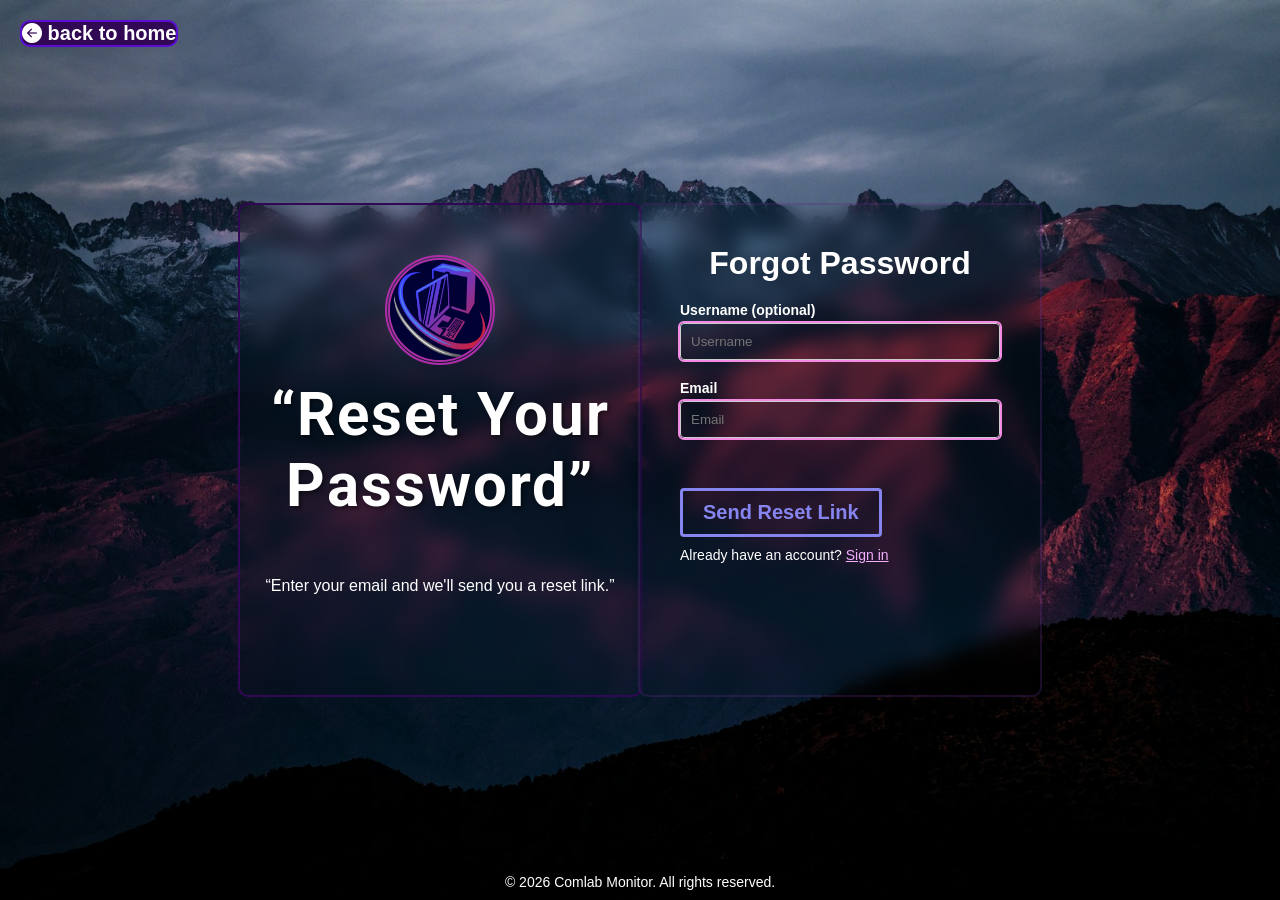
<file: account/forgot/forgot-password.html>
<html>


<head>
    <title>Forgot pass | Comlab Monitor</title>
    <link rel="stylesheet" href="style.css">
    <link rel="stylesheet" href="https://cdn.jsdelivr.net/npm/bootstrap-icons@1.13.1/font/bootstrap-icons.min.css">
     <link rel="shortcut icon" href="../../pictures/computerlab.png"></link>



</head>

<a href="../../index.html" class="home" > <i class="bi bi-arrow-left-circle-fill"></i> back to home</a>

<body>
<div class="container">
    <img src="../logo.png" alt="logo" class="logo">
    <h1> “Reset Your Password” </h1>
   
    <p class="details">“Enter your email and we'll send you a reset link.”</p>  
   
 
</div>



<div class="form">
<h1>Forgot Password</h1>
   
    <form action="" >
      <label id="user-label" for="uname">Username (optional)</label>
      <input type = "text" id="uname" placeholder="Username" required ></span>
      <label id="email-label" for="email">Email</label>
      <input type = "email" id="email" placeholder="Email" required ></span>

      
    </form>
    
    
<div class="information">
        <p id="errormessage" style="height: 20px;"></p>
        <button id="submitbtn" class="bubbles">
  <span  class="text"> Send Reset Link </span>
</button>
       
        <p >Already have an account?  <a href="../signin.html" style="color: rgb(243, 174, 252);">Sign in</a></p>
</div>


<script src="script.js"></script>




</div>

<div class="footer">
    <p>&copy; 2026 Comlab Monitor. All rights reserved.</p>
</div>


</body>

</html>
</file>
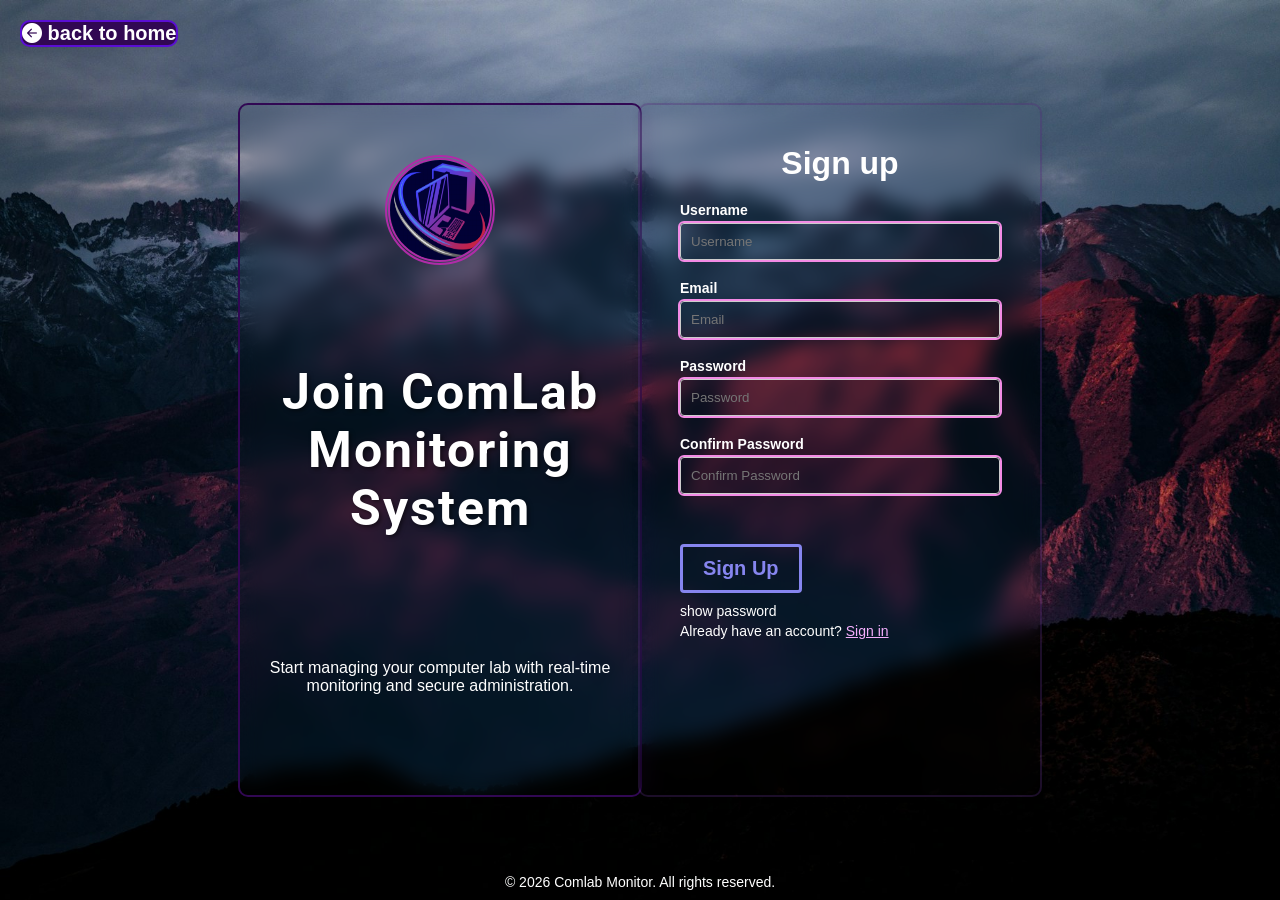
<file: account/signup/signup.html>
<html>


<head>
    <title>Sign up | Comlab Monitor</title>
    <link rel="stylesheet" href="style.css">
    <link rel="stylesheet" href="https://cdn.jsdelivr.net/npm/bootstrap-icons@1.13.1/font/bootstrap-icons.min.css">
     <link rel="stylesheet" href="https://cdnjs.cloudflare.com/ajax/libs/animate.css/4.1.1/animate.min.css"/>
     <link rel="shortcut icon" href="../../pictures/computerlab.png"></link>



</head>

<a href="../../index.html" class="home" > <i class="bi bi-arrow-left-circle-fill"></i> back to home</a>

<body>
<div class="container animate__animated animate__bounceIn">
    <img src="../logo.png" alt="logo" class="logo">
    <h1> Join ComLab Monitoring System </h1>
   
    <p class="details">Start managing your computer lab with real-time monitoring and secure administration.</p>  
   
 
</div>



<div class="form animate__animated animate__bounceIn">
<h1>Sign up</h1>
   
    <form action="" >
      <label id="user-label" for="uname">Username</label>
      <input type = "text" id="uname" placeholder="Username" required ></span>
      <label id="email-label" for="email">Email</label>
      <input type = "email" id="email" placeholder="Email" required ></span>
      <label id="pass-label" for="pass">Password</label>
      <input type = "password" id="pass" placeholder="Password" required ></span>
      <label id="confirmpass-label" for="confirmpass">Confirm Password</label>
      <input type="password" id="confirmpass" placeholder="Confirm Password" required> </span> 
      
    </form>
    
    
<div class="information ">
        <p id="errormessage" style="height: 20px;"></p>
        <button id="submitbtn" class="bubbles">
  <span  class="text">Sign Up</span>
</button>
        <p id="showpass">show password</p>
       
        <p >Already have an account?  <a href="../signin.html" style="color: rgb(243, 174, 252);">Sign in</a></p>
</div>




<script src="script.js"></script>




</div>

<div class="footer">
    <p>&copy; 2026 Comlab Monitor. All rights reserved.</p>
</div>


</body>

</html>
</file>
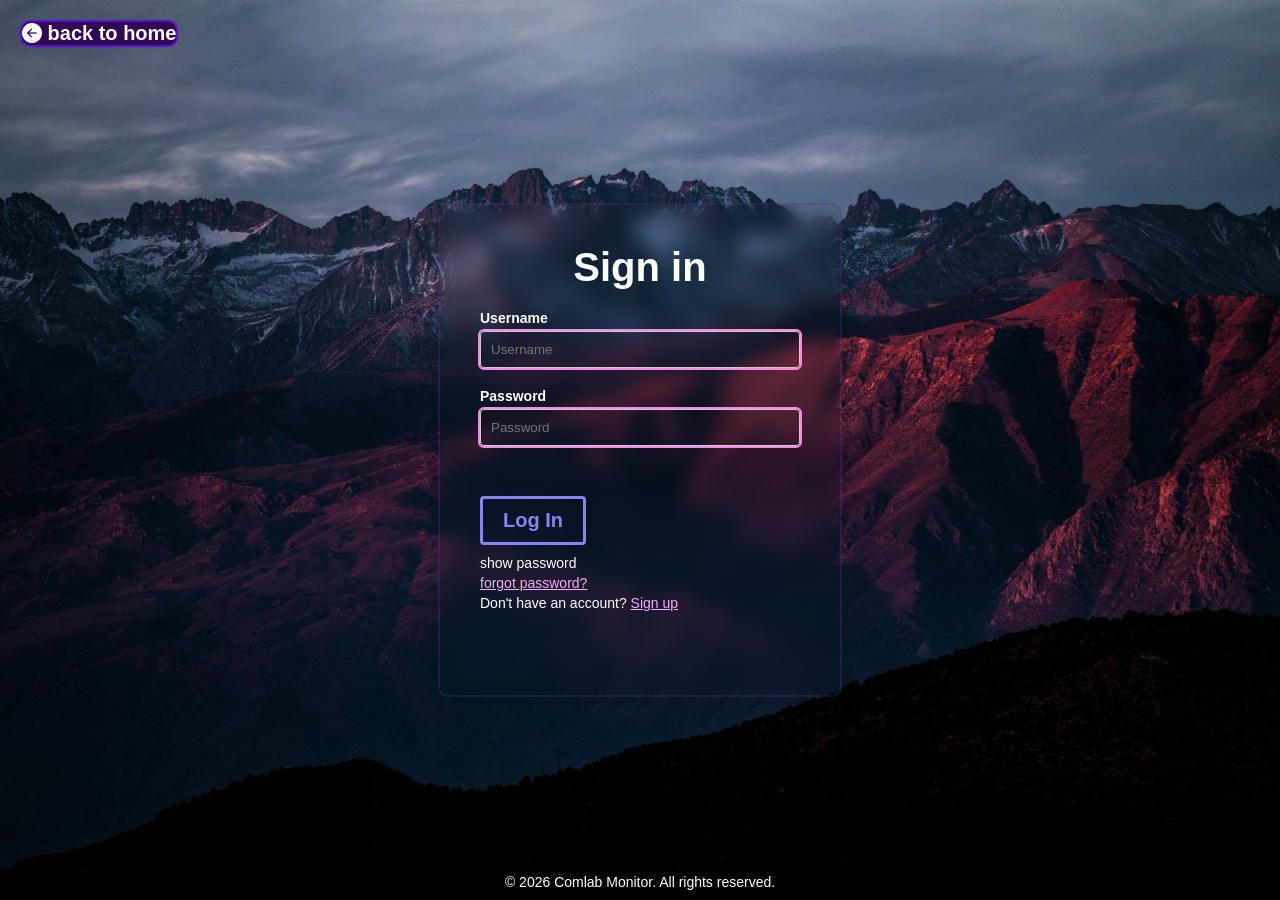
<file: account/dashboard/reports/reports.html>
<!DOCTYPE html>
<html lang="en">
<head>
  <meta charset="UTF-8">
  <meta name="viewport" content="width=device-width, initial-scale=1.0">
  <title>Comlab Monitoring Dashboard</title>
  <link rel="stylesheet" href="style.css">
  <link rel="stylesheet" href="https://cdn.jsdelivr.net/npm/bootstrap-icons@1.13.1/font/bootstrap-icons.min.css">
 <link rel="stylesheet" href="https://cdnjs.cloudflare.com/ajax/libs/animate.css/4.1.1/animate.min.css"/>
 <link rel="icon" href="../../../account/dashboard/computerlab.png" />

</head>
<body>
  <button class="mobile-menu-btn" id="mobile-menu-btn">
    <i class="bi bi-list"></i>
  </button>
  <div class="overlay" id="overlay"></div>
  <div class="dashboard">
    <aside class="sidebar" id="sidebar">
      <div class="sidebar-top">
        <div class="brand-circle"></div>
        <div class="toggle-buttons">
          <i class="bi bi-arrow-bar-left" id="collapse-btn"></i>
          <i class="bi bi-arrow-bar-right" id="expand-btn" style="display: none;"></i>
        </div>
        <div class="brand-title">COMLAB MONITORING</div>
      </div>
      <nav class="nav-links">
        <a href="../../../account/dashboard/dashboard.html" class="nav-item "> <i class="bi bi-house "></i> <span>Home</span></a>
        <a href="../../dashboard/computer/computer.html" class="nav-item"> <i class="bi bi-pc-display-horizontal"></i> <span>Computers</span></a>
        <a href="reports.html" class="nav-item"> <i class="bi bi-flag"></i> <span><u>Reports</u></span></a>
        <a href="../../dashboard/users/users.html" class="nav-item"> <i class="bi bi-person"></i> <span>Users</span></a>
        <a href="../../dashboard/settings/settings.html" class="nav-item"> <i class="bi bi-gear"></i> <span>Settings</span></a>
      </nav>
      <button class="logout-button"> <i class="bi bi-box-arrow-left"></i> <span>LOG OUT</span></button>
    </aside>

    <main class="main-panel">
      <header class="top-bar">
        <div></div>
        <div class="top-bar-info">
          <div class="top-bar-date">April 15 2026</div>
          <div class="top-bar-time">10:07:56 AM</div>
        </div>
      </header>

      <section class="reports-header">
        <h1>📊 Lab Reports & Analytics</h1>
        <div class="report-filters">
          <select id="timeFilter" class="filter-select">
            <option value="today">Today</option>
            <option value="week" selected>This Week</option>
            <option value="month">This Month</option>
          </select>
        </div>
      </section>

      <!-- Lab Activity Reports -->
      <section class="report-section">
        <div class="section-header">
          <h2><i class="bi bi-activity"></i> Lab Activity Reports</h2>
        </div>
        
        <div class="report-grid">
          <div class="report-card">
            <div class="report-title">Usage Summary</div>
            <div class="metric-row">
              <span class="metric-label">PCs Used Today:</span>
              <span class="metric-value" id="pcsUsedToday">18</span>
            </div>
            <div class="metric-row">
              <span class="metric-label">PCs Used This Week:</span>
              <span class="metric-value" id="pcsUsedWeek">23</span>
            </div>
            <div class="metric-row">
              <span class="metric-label">PCs Used This Month:</span>
              <span class="metric-value" id="pcsUsedMonth">25</span>
            </div>
          </div>

          <div class="report-card">
            <div class="report-title">User Activity</div>
            <div class="metric-row">
              <span class="metric-label">Total Logins Today:</span>
              <span class="metric-value" id="loginsToday">42</span>
            </div>
            <div class="metric-row">
              <span class="metric-label">Avg Session Length:</span>
              <span class="metric-value" id="avgSessionLength">2.3 hrs</span>
            </div>
            <div class="metric-row">
              <span class="metric-label">Peak Hours:</span>
              <span class="metric-value" id="peakHours">10 AM - 2 PM</span>
            </div>
          </div>

          <div class="report-card">
            <div class="report-title">Login/Logout History</div>
            <div class="activity-log" id="activityLog">
              <div class="log-entry">
                <span class="log-time">09:30 AM</span>
                <span class="log-action login">User: John Doe - Logged In (PC-01)</span>
              </div>
              <div class="log-entry">
                <span class="log-time">10:15 AM</span>
                <span class="log-action">User: Jane Smith - Logged In (PC-02)</span>
              </div>
              <div class="log-entry">
                <span class="log-time">11:45 AM</span>
                <span class="log-action logout">User: John Doe - Logged Out</span>
              </div>
              <div class="log-entry">
                <span class="log-time">12:30 PM</span>
                <span class="log-action login">User: Mike Johnson - Logged In (PC-03)</span>
              </div>
            </div>
          </div>
        </div>
      </section>

      <!-- System Performance Reports -->
      <section class="report-section">
        <div class="section-header">
          <h2><i class="bi bi-speedometer2"></i> System Performance Reports</h2>
        </div>
        
        <div class="report-grid">
          <div class="report-card">
            <div class="report-title">CPU & RAM Trends</div>
            <div class="chart-container">
              <div class="mini-chart" id="cpuTrendChart">
                <div class="bar" style="height: 40%"></div>
                <div class="bar" style="height: 55%"></div>
                <div class="bar" style="height: 65%"></div>
                <div class="bar" style="height: 48%"></div>
                <div class="bar" style="height: 72%"></div>
              </div>
              <div class="chart-stats">
                <div class="stat"><span>Avg CPU:</span> <strong>56%</strong></div>
                <div class="stat"><span>Peak CPU:</span> <strong>85%</strong></div>
                <div class="stat"><span>Avg RAM:</span> <strong>62%</strong></div>
              </div>
            </div>
          </div>

          <div class="report-card">
            <div class="report-title">Network Traffic</div>
            <div class="metric-row">
              <span class="metric-label">Today's Bandwidth:</span>
              <span class="metric-value">2.4 GB</span>
            </div>
            <div class="metric-row">
              <span class="metric-label">Avg Per PC:</span>
              <span class="metric-value">96 MB</span>
            </div>
            <div class="metric-row">
              <span class="metric-label">Peak Traffic:</span>
              <span class="metric-value">450 Mbps</span>
            </div>
            <div class="metric-row">
              <span class="metric-label">Status:</span>
              <span class="metric-value status-good">✓ Normal</span>
            </div>
          </div>

          <div class="report-card">
            <div class="report-title">Downtime Logs</div>
            <div class="downtime-list" id="downtimeList">
              <div class="downtime-entry">
                <span class="pc-name">PC-05</span>
                <span class="downtime-info">Offline - 2 hrs 30 mins</span>
              </div>
              <div class="downtime-entry">
                <span class="pc-name">PC-12</span>
                <span class="downtime-info">Offline - 1 hr 15 mins</span>
              </div>
              <div class="downtime-entry">
                <span class="pc-name">PC-19</span>
                <span class="downtime-info">Offline - 45 mins</span>
              </div>
            </div>
          </div>
        </div>
      </section>

      <!-- User Statistics Reports -->
      <section class="report-section">
        <div class="section-header">
          <h2><i class="bi bi-person-badge"></i> User Statistics Reports</h2>
        </div>
        
        <div class="report-grid">
          <div class="report-card top-users-card">
            <div class="report-title">Top Users</div>
            <div class="user-list">
              <div class="user-item">
                <div class="user-rank">1</div>
                <div class="user-info">
                  <div class="user-name">John Doe</div>
                  <div class="user-usage">12 sessions</div>
                </div>
                <div class="user-bar">
                  <div class="bar-fill" style="width: 100%"></div>
                </div>
              </div>
              <div class="user-item">
                <div class="user-rank">2</div>
                <div class="user-info">
                  <div class="user-name">Jane Smith</div>
                  <div class="user-usage">10 sessions</div>
                </div>
                <div class="user-bar">
                  <div class="bar-fill" style="width: 83%"></div>
                </div>
              </div>
              <div class="user-item">
                <div class="user-rank">3</div>
                <div class="user-info">
                  <div class="user-name">Mike Johnson</div>
                  <div class="user-usage">8 sessions</div>
                </div>
                <div class="user-bar">
                  <div class="bar-fill" style="width: 67%"></div>
                </div>
              </div>
              <div class="user-item">
                <div class="user-rank">4</div>
                <div class="user-info">
                  <div class="user-name">Sarah Williams</div>
                  <div class="user-usage">7 sessions</div>
                </div>
                <div class="user-bar">
                  <div class="bar-fill" style="width: 58%"></div>
                </div>
              </div>
              <div class="user-item">
                <div class="user-rank">5</div>
                <div class="user-info">
                  <div class="user-name">Emma Davis</div>
                  <div class="user-usage">6 sessions</div>
                </div>
                <div class="user-bar">
                  <div class="bar-fill" style="width: 50%"></div>
                </div>
              </div>
            </div>
          </div>

          <div class="report-card">
            <div class="report-title">Session Statistics</div>
            <div class="metric-row">
              <span class="metric-label">Avg Session Length:</span>
              <span class="metric-value">2h 18m</span>
            </div>
            <div class="metric-row">
              <span class="metric-label">Shortest Session:</span>
              <span class="metric-value">15 mins</span>
            </div>
            <div class="metric-row">
              <span class="metric-label">Longest Session:</span>
              <span class="metric-value">6h 45m</span>
            </div>
            <div class="metric-row">
              <span class="metric-label">Total User Hours:</span>
              <span class="metric-value">156.5 hrs</span>
            </div>
          </div>

          <div class="report-card">
            <div class="report-title">Resource Consumption</div>
            <div class="resource-stats">
              <div class="resource-item">
                <span class="resource-label">High CPU Users</span>
                <span class="resource-count">5 users</span>
              </div>
              <div class="resource-item">
                <span class="resource-label">High RAM Users</span>
                <span class="resource-count">3 users</span>
              </div>
              <div class="resource-item">
                <span class="resource-label">Heavy Network Usage</span>
                <span class="resource-count">7 users</span>
              </div>
              <div class="resource-item">
                <span class="resource-label">Avg Resource Score</span>
                <span class="resource-count">6.2/10</span>
              </div>
            </div>
          </div>
        </div>
      </section>

      <!-- Issue & Alert Reports -->
      <section class="report-section">
        <div class="section-header">
          <h2><i class="bi bi-exclamation-triangle"></i> Issue & Alert Reports</h2>
        </div>
        
        <div class="report-grid">
          <div class="report-card">
            <div class="report-title">Issues Detected</div>
            <div class="issue-summary">
              <div class="issue-stat critical">
                <div class="issue-count">3</div>
                <div class="issue-label">Critical</div>
              </div>
              <div class="issue-stat warning">
                <div class="issue-count">8</div>
                <div class="issue-label">Warning</div>
              </div>
              <div class="issue-stat info">
                <div class="issue-count">5</div>
                <div class="issue-label">Info</div>
              </div>
            </div>
            <div class="metric-row" style="margin-top: 16px;">
              <span class="metric-label">Total Issues:</span>
              <span class="metric-value">16</span>
            </div>
          </div>

          <div class="report-card">
            <div class="report-title">Issue Types</div>
            <div class="issue-types">
              <div class="issue-type">
                <div class="issue-bar">
                  <div class="bar-fill" style="width: 40%; background: #ef4444;"></div>
                </div>
                <span class="type-label">High CPU (40%)</span>
              </div>
              <div class="issue-type">
                <div class="issue-bar">
                  <div class="bar-fill" style="width: 30%; background: #f59e0b;"></div>
                </div>
                <span class="type-label">Overheating (30%)</span>
              </div>
              <div class="issue-type">
                <div class="issue-bar">
                  <div class="bar-fill" style="width: 20%; background: #3b82f6;"></div>
                </div>
                <span class="type-label">Disconnections (20%)</span>
              </div>
              <div class="issue-type">
                <div class="issue-bar">
                  <div class="bar-fill" style="width: 10%; background: #8b5cf6;"></div>
                </div>
                <span class="type-label">Memory Issues (10%)</span>
              </div>
            </div>
          </div>

          <div class="report-card">
            <div class="report-title">Resolution Status</div>
            <div class="resolution-stats">
              <div class="resolution-row">
                <span class="status-badge resolved">✓ Resolved</span>
                <span class="resolution-count">12</span>
              </div>
              <div class="resolution-row">
                <span class="status-badge pending">⏳ Pending</span>
                <span class="resolution-count">3</span>
              </div>
              <div class="resolution-row">
                <span class="status-badge escalated">⬆ Escalated</span>
                <span class="resolution-count">1</span>
              </div>
            </div>
            <div class="metric-row" style="margin-top: 16px; border-top: 1px solid #e5e7eb; padding-top: 12px;">
              <span class="metric-label">Resolution Rate:</span>
              <span class="metric-value">75%</span>
            </div>
          </div>
        </div>
      </section>
     </main>
  </div>

  <script>
    function updateDateTime() {
      const now = new Date();
      
      const options = { year: 'numeric', month: 'long', day: 'numeric' };
      const dateStr = now.toLocaleDateString('en-US', options);
      
      const timeStr = now.toLocaleTimeString('en-US', { 
        hour: '2-digit', 
        minute: '2-digit', 
        second: '2-digit',
        hour12: true 
      });
      
      document.querySelector('.top-bar-date').textContent = dateStr;
      document.querySelector('.top-bar-time').textContent = timeStr;
    }
    
    function animateCountUp() {
      const statCards = document.querySelectorAll('.stat-value');
      
      statCards.forEach(card => {
        const target = parseInt(card.getAttribute('data-target'));
        const duration = 1500; 
        const increment = target / (duration / 30); 
        let current = 0;
        
        const timer = setInterval(() => {
          current += increment;
          
          if (current >= target) {
            card.textContent = target;
            clearInterval(timer);
          } else {
            card.textContent = Math.floor(current);
          }
        }, 30);
      });
    }
    
    updateDateTime();
    setInterval(updateDateTime, 1000);
    

    window.addEventListener('load', animateCountUp);
  </script>

  <script src="script.js"></script>


    <footer class="footer">
        <p>&copy; 2026 Comlab Monitor. All rights reserved.</p>
</body>
</html>
</file>
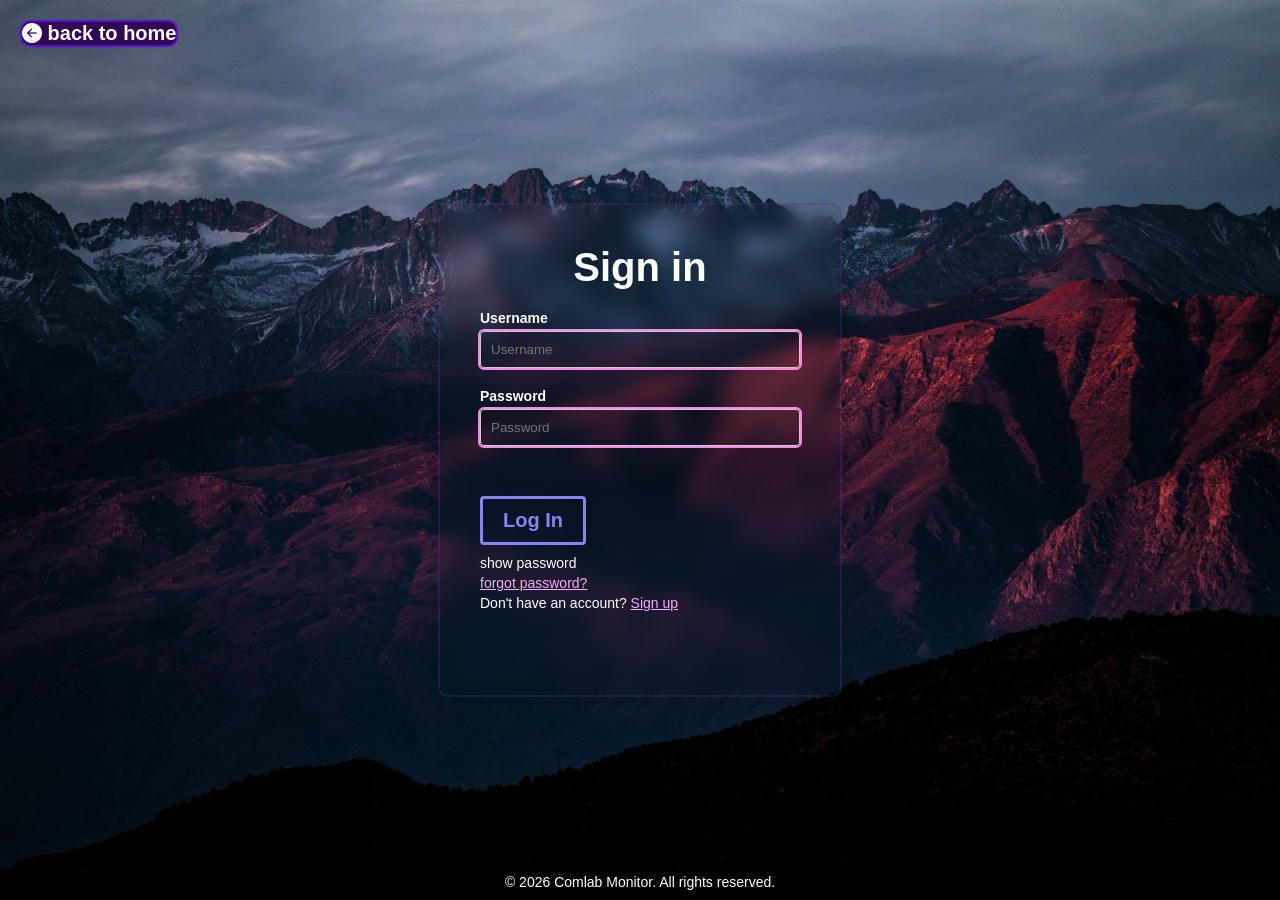
<file: account/dashboard/settings/settings.html>
<!DOCTYPE html>
<html lang="en">
<head>
  <meta charset="UTF-8">
  <meta name="viewport" content="width=device-width, initial-scale=1.0">
  <title>Comlab Monitoring Dashboard</title>
  <link rel="stylesheet" href="style.css">
  <link rel="stylesheet" href="https://cdn.jsdelivr.net/npm/bootstrap-icons@1.13.1/font/bootstrap-icons.min.css">
 <link rel="stylesheet" href="https://cdnjs.cloudflare.com/ajax/libs/animate.css/4.1.1/animate.min.css"/>
 <link rel="icon" href="../../../account/dashboard/computerlab.png" />

</head>
<body>
  <button class="mobile-menu-btn" id="mobile-menu-btn">
    <i class="bi bi-list"></i>
  </button>
  <div class="overlay" id="overlay"></div>
  <div class="dashboard">
    <aside class="sidebar" id="sidebar">
      <div class="sidebar-top">
        <div class="brand-circle"></div>
        <div class="toggle-buttons">
          <i class="bi bi-arrow-bar-left" id="collapse-btn"></i>
          <i class="bi bi-arrow-bar-right" id="expand-btn" style="display: none;"></i>
        </div>
        <div class="brand-title">COMLAB MONITORING</div>
      </div>
      <nav class="nav-links">
        <a href="../../../account/dashboard/dashboard.html" class="nav-item "> <i class="bi bi-house "></i> <span>Home</span></a>
        <a href="../../dashboard/computer/computer.html" class="nav-item"> <i class="bi bi-pc-display-horizontal"></i> <span>Computers</span></a>
        <a href="../../dashboard/reports/reports.html" class="nav-item"> <i class="bi bi-flag"></i> <span>Reports</span></a>
        <a href="../../dashboard/users/users.html" class="nav-item"> <i class="bi bi-person"></i> <span>Users</span></a>
        <a href="settings.html" class="nav-item"> <i class="bi bi-gear"></i> <span><u>Settings</u></span></a>
      </nav>
      <button class="logout-button"> <i class="bi bi-box-arrow-left"></i> <span>LOG OUT</span></button>
    </aside>

    <main class="main-panel">
      <header class="top-bar">
        <div></div>
        <div class="top-bar-info">
          <div class="top-bar-date">April 16 2026</div>
          <div class="top-bar-time">10:07:56 AM</div>
        </div>
      </header>

      <!-- Settings Header -->
      <section class="settings-header">
        <h1>⚙️ System Settings</h1>
        <div class="header-info">
          <span class="save-status" id="saveStatus"></span>
        </div>
      </section>

      <!-- Settings Tabs -->
      <div class="settings-tabs">
        <button class="tab-btn active" data-tab="system">
          <i class="bi bi-pc"></i> System
        </button>
        <button class="tab-btn" data-tab="security">
          <i class="bi bi-shield"></i> Security
        </button>
        <button class="tab-btn" data-tab="notifications">
          <i class="bi bi-bell"></i> Notifications
        </button>
        <button class="tab-btn" data-tab="display">
          <i class="bi bi-palette"></i> Display
        </button>
        <button class="tab-btn" data-tab="schedule">
          <i class="bi bi-calendar"></i> Schedule
        </button>
        <button class="tab-btn" data-tab="maintenance">
          <i class="bi bi-tools"></i> Maintenance
        </button>
      </div>

      <!-- System Settings Tab -->
      <section id="system" class="tab-content active">
        <div class="settings-container">
          <div class="section-title">Lab Information</div>
          
          <div class="setting-group">
            <label>Lab Name</label>
            <input type="text" id="labName" placeholder="e.g., Computer Lab A" class="setting-input">
          </div>

          <div class="setting-group">
            <label>Lab Location</label>
            <input type="text" id="labLocation" placeholder="e.g., Building 3, Room 201" class="setting-input">
          </div>

          <div class="setting-group">
            <label>Lab Manager</label>
            <input type="text" id="labManager" placeholder="Enter manager name" class="setting-input">
          </div>

          <div class="setting-group">
            <label>Contact Email</label>
            <input type="email" id="contactEmail" placeholder="lab@university.edu" class="setting-input">
          </div>

          <div class="setting-group">
            <label>Total Computers</label>
            <input type="number" id="totalComputers" placeholder="25" class="setting-input" disabled>
          </div>

          <div class="setting-group">
            <label>Timezone</label>
            <select id="timezone" class="setting-input">
              <option value="UTC">UTC</option>
              <option value="EST">Eastern Time (EST)</option>
              <option value="CST">Central Time (CST)</option>
              <option value="MST">Mountain Time (MST)</option>
              <option value="PST">Pacific Time (PST)</option>
              <option value="IST">India Standard Time (IST)</option>
              <option value="GMT">GMT</option>
            </select>
          </div>

          <div class="button-group">
            <button class="save-btn" onclick="saveSettings('system')">
              <i class="bi bi-check-circle"></i> Save Changes
            </button>
            <button class="reset-btn" onclick="resetSettings('system')">
              <i class="bi bi-arrow-counterclockwise"></i> Reset
            </button>
          </div>
        </div>
      </section>

      <!-- Security Settings Tab -->
      <section id="security" class="tab-content">
        <div class="settings-container">
          <div class="section-title">Account Security</div>
          
          <div class="setting-group">
            <label>Current Password</label>
            <input type="password" id="currentPassword" placeholder="Enter current password" class="setting-input">
          </div>

          <div class="setting-group">
            <label>New Password</label>
            <input type="password" id="newPassword" placeholder="Enter new password" class="setting-input">
          </div>

          <div class="setting-group">
            <label>Confirm Password</label>
            <input type="password" id="confirmPassword" placeholder="Confirm new password" class="setting-input">
          </div>

          <div class="password-strength" id="passwordStrength"></div>

          <button class="save-btn" onclick="changePassword()">
            <i class="bi bi-lock"></i> Change Password
          </button>

          <div class="section-title" style="margin-top: 32px;">Password Policy</div>

          <div class="toggle-setting">
            <div class="toggle-info">
              <label>Require Uppercase Letters</label>
              <span class="toggle-desc">Users must use at least one uppercase letter</span>
            </div>
            <label class="toggle-switch">
              <input type="checkbox" id="requireUppercase" checked>
              <span class="slider"></span>
            </label>
          </div>

          <div class="toggle-setting">
            <div class="toggle-info">
              <label>Require Numbers</label>
              <span class="toggle-desc">Users must use at least one number</span>
            </div>
            <label class="toggle-switch">
              <input type="checkbox" id="requireNumbers" checked>
              <span class="slider"></span>
            </label>
          </div>

          <div class="toggle-setting">
            <div class="toggle-info">
              <label>Require Special Characters</label>
              <span class="toggle-desc">Users must use special characters (!@#$%)</span>
            </div>
            <label class="toggle-switch">
              <input type="checkbox" id="requireSpecial">
              <span class="slider"></span>
            </label>
          </div>

          <div class="setting-group">
            <label>Minimum Password Length</label>
            <input type="number" id="minPasswordLength" min="4" max="20" value="8" class="setting-input">
          </div>

          <div class="button-group">
            <button class="save-btn" onclick="saveSettings('security')">
              <i class="bi bi-check-circle"></i> Save Changes
            </button>
          </div>
        </div>
      </section>

      <!-- Notifications Settings Tab -->
      <section id="notifications" class="tab-content">
        <div class="settings-container">
          <div class="section-title">Email Notifications</div>

          <div class="toggle-setting">
            <div class="toggle-info">
              <label>Computer Offline Alerts</label>
              <span class="toggle-desc">Notify when a computer goes offline</span>
            </div>
            <label class="toggle-switch">
              <input type="checkbox" id="offlineAlerts" checked>
              <span class="slider"></span>
            </label>
          </div>

          <div class="toggle-setting">
            <div class="toggle-info">
              <label>High Resource Usage Alerts</label>
              <span class="toggle-desc">Notify when CPU/RAM usage is high</span>
            </div>
            <label class="toggle-switch">
              <input type="checkbox" id="resourceAlerts" checked>
              <span class="slider"></span>
            </label>
          </div>

          <div class="toggle-setting">
            <div class="toggle-info">
              <label>Security Alerts</label>
              <span class="toggle-desc">Notify on failed login attempts</span>
            </div>
            <label class="toggle-switch">
              <input type="checkbox" id="securityAlerts" checked>
              <span class="slider"></span>
            </label>
          </div>

          <div class="toggle-setting">
            <div class="toggle-info">
              <label>Daily Report Email</label>
              <span class="toggle-desc">Send daily lab activity report</span>
            </div>
            <label class="toggle-switch">
              <input type="checkbox" id="dailyReport">
              <span class="slider"></span>
            </label>
          </div>

          <div class="section-title" style="margin-top: 32px;">Notification Recipients</div>

          <div class="setting-group">
            <label>Primary Email</label>
            <input type="email" id="primaryEmail" placeholder="admin@lab.edu" class="setting-input">
          </div>

          <div class="setting-group">
            <label>Secondary Email (Optional)</label>
            <input type="email" id="secondaryEmail" placeholder="backup@lab.edu" class="setting-input">
          </div>

          <div class="button-group">
            <button class="save-btn" onclick="saveSettings('notifications')">
              <i class="bi bi-check-circle"></i> Save Changes
            </button>
          </div>
        </div>
      </section>

      <!-- Display Settings Tab -->
      <section id="display" class="tab-content">
        <div class="settings-container">
          <div class="section-title">Display Preferences</div>

          <div class="setting-group">
            <label>Theme</label>
            <select id="theme" class="setting-input">
              <option value="light">Light</option>
              <option value="dark">Dark</option>
              <option value="auto">Auto (System)</option>
            </select>
          </div>

          <div class="setting-group">
            <label>Items Per Page</label>
            <input type="number" id="itemsPerPage" min="10" max="100" value="20" class="setting-input">
          </div>

          <div class="toggle-setting">
            <div class="toggle-info">
              <label>Show Animations</label>
              <span class="toggle-desc">Enable visual animations and transitions</span>
            </div>
            <label class="toggle-switch">
              <input type="checkbox" id="showAnimations" checked>
              <span class="slider"></span>
            </label>
          </div>

          <div class="toggle-setting">
            <div class="toggle-info">
              <label>Compact View</label>
              <span class="toggle-desc">Use condensed layout for tables</span>
            </div>
            <label class="toggle-switch">
              <input type="checkbox" id="compactView">
              <span class="slider"></span>
            </label>
          </div>

          <div class="setting-group">
            <label>Font Size</label>
            <select id="fontSize" class="setting-input">
              <option value="small">Small (12px)</option>
              <option value="medium" selected>Medium (14px)</option>
              <option value="large">Large (16px)</option>
            </select>
          </div>

          <div class="button-group">
            <button class="save-btn" onclick="saveSettings('display')">
              <i class="bi bi-check-circle"></i> Save Changes
            </button>
          </div>
        </div>
      </section>

      <!-- Schedule Settings Tab -->
      <section id="schedule" class="tab-content">
        <div class="settings-container">
          <div class="section-title">Lab Operating Hours</div>

          <div class="schedule-grid">
            <div class="day-setting">
              <label>Monday</label>
              <div class="time-inputs">
                <input type="time" id="monOpen" value="08:00" class="setting-input">
                <span>to</span>
                <input type="time" id="monClose" value="17:00" class="setting-input">
              </div>
              <label class="checkbox-label">
                <input type="checkbox" id="monClosed">
                Closed
              </label>
            </div>

            <div class="day-setting">
              <label>Tuesday</label>
              <div class="time-inputs">
                <input type="time" id="tueOpen" value="08:00" class="setting-input">
                <span>to</span>
                <input type="time" id="tueClose" value="17:00" class="setting-input">
              </div>
              <label class="checkbox-label">
                <input type="checkbox" id="tueClosed">
                Closed
              </label>
            </div>

            <div class="day-setting">
              <label>Wednesday</label>
              <div class="time-inputs">
                <input type="time" id="wedOpen" value="08:00" class="setting-input">
                <span>to</span>
                <input type="time" id="wedClose" value="17:00" class="setting-input">
              </div>
              <label class="checkbox-label">
                <input type="checkbox" id="wedClosed">
                Closed
              </label>
            </div>

            <div class="day-setting">
              <label>Thursday</label>
              <div class="time-inputs">
                <input type="time" id="thuOpen" value="08:00" class="setting-input">
                <span>to</span>
                <input type="time" id="thuClose" value="17:00" class="setting-input">
              </div>
              <label class="checkbox-label">
                <input type="checkbox" id="thuClosed">
                Closed
              </label>
            </div>

            <div class="day-setting">
              <label>Friday</label>
              <div class="time-inputs">
                <input type="time" id="friOpen" value="08:00" class="setting-input">
                <span>to</span>
                <input type="time" id="friClose" value="17:00" class="setting-input">
              </div>
              <label class="checkbox-label">
                <input type="checkbox" id="friClosed">
                Closed
              </label>
            </div>

            <div class="day-setting">
              <label>Saturday</label>
              <div class="time-inputs">
                <input type="time" id="satOpen" value="09:00" class="setting-input">
                <span>to</span>
                <input type="time" id="satClose" value="14:00" class="setting-input">
              </div>
              <label class="checkbox-label">
                <input type="checkbox" id="satClosed">
                Closed
              </label>
            </div>

            <div class="day-setting">
              <label>Sunday</label>
              <div class="time-inputs">
                <input type="time" id="sunOpen" value="10:00" class="setting-input">
                <span>to</span>
                <input type="time" id="sunClose" value="16:00" class="setting-input">
              </div>
              <label class="checkbox-label">
                <input type="checkbox" id="sunClosed" checked>
                Closed
              </label>
            </div>
          </div>

          <div class="button-group">
            <button class="save-btn" onclick="saveSettings('schedule')">
              <i class="bi bi-check-circle"></i> Save Changes
            </button>
          </div>
        </div>
      </section>

      <!-- Maintenance Settings Tab -->
      <section id="maintenance" class="tab-content">
        <div class="settings-container">
          <div class="section-title">System Maintenance</div>

          <div class="maintenance-card">
            <div class="card-header">
              <i class="bi bi-database"></i>
              <div>
                <h3>Database Backup</h3>
                <p>Last backup: 2 days ago</p>
              </div>
            </div>
            <button class="action-btn backup-btn" onclick="performBackup()">
              <i class="bi bi-cloud-download"></i> Backup Now
            </button>
          </div>

          <div class="maintenance-card">
            <div class="card-header">
              <i class="bi bi-arrow-clockwise"></i>
              <div>
                <h3>Clear Cache</h3>
                <p>Remove temporary files to improve performance</p>
              </div>
            </div>
            <button class="action-btn clear-btn" onclick="clearCache()">
              <i class="bi bi-trash"></i> Clear Cache
            </button>
          </div>

          <div class="maintenance-card">
            <div class="card-header">
              <i class="bi bi-file-earmark-text"></i>
              <div>
                <h3>System Logs</h3>
                <p>View and download system activity logs</p>
              </div>
            </div>
            <button class="action-btn log-btn" onclick="viewLogs()">
              <i class="bi bi-file-text"></i> View Logs
            </button>
          </div>

          <div class="section-title" style="margin-top: 32px;">Maintenance Mode</div>

          <div class="toggle-setting">
            <div class="toggle-info">
              <label>Enable Maintenance Mode</label>
              <span class="toggle-desc">Restrict user access during maintenance</span>
            </div>
            <label class="toggle-switch">
              <input type="checkbox" id="maintenanceMode">
              <span class="slider"></span>
            </label>
          </div>

          <div class="setting-group">
            <label>Maintenance Message</label>
            <textarea id="maintenanceMessage" placeholder="The lab is under maintenance..." class="setting-input" rows="3"></textarea>
          </div>

          <div class="section-title" style="margin-top: 32px;">System Status</div>

          <div class="status-grid">
            <div class="status-item">
              <span class="status-label">Database</span>
              <span class="status-indicator online"><i class="bi bi-circle-fill"></i> Connected</span>
            </div>
            <div class="status-item">
              <span class="status-label">Network</span>
              <span class="status-indicator online"><i class="bi bi-circle-fill"></i> Active</span>
            </div>
            <div class="status-item">
              <span class="status-label">API Server</span>
              <span class="status-indicator online"><i class="bi bi-circle-fill"></i> Running</span>
            </div>
            <div class="status-item">
              <span class="status-label">Storage</span>
              <span class="status-indicator warning"><i class="bi bi-circle-fill"></i> 78% Used</span>
            </div>
          </div>

          <div class="button-group">
            <button class="save-btn" onclick="saveSettings('maintenance')">
              <i class="bi bi-check-circle"></i> Save Changes
            </button>
          </div>
        </div>
      </section>

     </main>
  </div>

  <script src="script.js"></script>


    <footer class="footer">
        <p>&copy; 2026 Comlab Monitor. All rights reserved.</p>
</body>
</html>
</file>
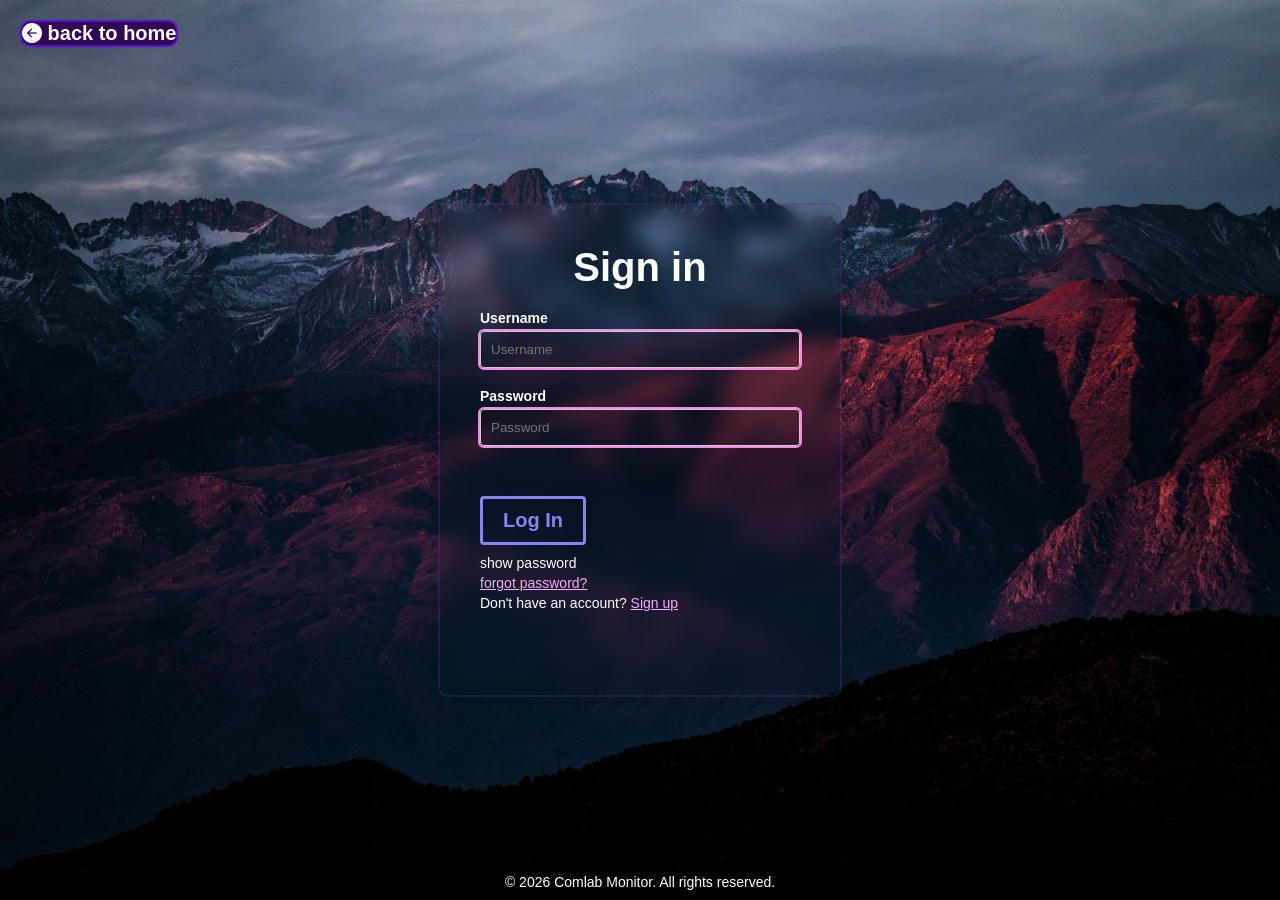
<file: account/dashboard/users/users.html>
<!DOCTYPE html>
<html lang="en">
<head>
  <meta charset="UTF-8">
  <meta name="viewport" content="width=device-width, initial-scale=1.0">
  <title>Comlab Monitoring Dashboard</title>
  <link rel="stylesheet" href="style.css">
  <link rel="stylesheet" href="https://cdn.jsdelivr.net/npm/bootstrap-icons@1.13.1/font/bootstrap-icons.min.css">
 <link rel="stylesheet" href="https://cdnjs.cloudflare.com/ajax/libs/animate.css/4.1.1/animate.min.css"/>
 <link rel="icon" href="../../../account/dashboard/computerlab.png" />

</head>
<body>
  <button class="mobile-menu-btn" id="mobile-menu-btn">
    <i class="bi bi-list"></i>
  </button>
  <div class="overlay" id="overlay"></div>
  <div class="dashboard">
    <aside class="sidebar" id="sidebar">
      <div class="sidebar-top">
        <div class="brand-circle"></div>
        <div class="toggle-buttons">
          <i class="bi bi-arrow-bar-left" id="collapse-btn"></i>
          <i class="bi bi-arrow-bar-right" id="expand-btn" style="display: none;"></i>
        </div>
        <div class="brand-title">COMLAB MONITORING</div>
      </div>
      <nav class="nav-links">
        <a href="../../../account/dashboard/dashboard.html" class="nav-item "> <i class="bi bi-house "></i> <span>Home</span></a>
        <a href="../../dashboard/computer/computer.html" class="nav-item"> <i class="bi bi-pc-display-horizontal"></i> <span>Computers</span></a>
        <a href="../../dashboard/reports/reports.html" class="nav-item"> <i class="bi bi-flag"></i> <span>Reports</span></a>
        <a href="users.html" class="nav-item"> <i class="bi bi-person"></i> <span><u>Users</u></span></a>
        <a href="../../dashboard/settings/settings.html" class="nav-item"> <i class="bi bi-gear"></i> <span>Settings</span></a>
      </nav>
      <button class="logout-button"> <i class="bi bi-box-arrow-left"></i> <span>LOG OUT</span></button>
    </aside>

    <main class="main-panel">
      <header class="top-bar">
        <div></div>
        <div class="top-bar-info">
          <div class="top-bar-date">April 16 2026</div>
          <div class="top-bar-time">10:07:56 AM</div>
        </div>
      </header>

      <!-- Users Header with Quick Actions -->
      <section class="users-header">
        <h1>👥 User Management</h1>
        <div class="header-actions">
          <button id="exportCSVBtn" class="action-btn csv-btn">
            <i class="bi bi-download"></i> Export CSV
          </button>
          <button id="exportPDFBtn" class="action-btn pdf-btn">
            <i class="bi bi-file-pdf"></i> Export PDF
          </button>
          <button id="attendanceReportBtn" class="action-btn report-btn">
            <i class="bi bi-clipboard-check"></i> Attendance Report
          </button>
        </div>
      </section>

      <!-- User Directory Section -->
      <section class="section-container">
        <div class="section-header">
          <h2><i class="bi bi-list-check"></i> User Directory</h2>
          <div class="search-box">
            <input type="text" id="userSearch" placeholder="Search users...">
            <i class="bi bi-search"></i>
          </div>
        </div>
        <div class="table-wrapper">
          <table class="users-table" id="usersTable">
            <thead>
              <tr>
                <th>#</th>
                <th>Name</th>
                <th>Username</th>
                <th>Email</th>
                <th>Role</th>
                <th>Status</th>
                <th>Actions</th>
              </tr>
            </thead>
            <tbody id="usersTableBody">
              <!-- Populated by JavaScript -->
            </tbody>
          </table>
        </div>
      </section>

      <!-- Login Activity Section -->
      <section class="section-container">
        <div class="section-header">
          <h2><i class="bi bi-clock-history"></i> Current Login Activity</h2>
        </div>
        <div class="login-grid" id="loginActivityGrid">
          <!-- Populated by JavaScript -->
        </div>
      </section>

      <!-- Usage Statistics Section -->
      <section class="stats-section">
        <div class="section-header">
          <h2><i class="bi bi-bar-chart"></i> Usage Statistics</h2>
        </div>
        <div class="stats-grid">
          <div class="stat-card">
            <div class="stat-icon"><i class="bi bi-clock"></i></div>
            <div class="stat-content">
              <div class="stat-label">Avg Session Length</div>
              <div class="stat-value" id="avgSessionStat">2.4 hrs</div>
            </div>
          </div>
          <div class="stat-card">
            <div class="stat-icon"><i class="bi bi-hourglass-split"></i></div>
            <div class="stat-content">
              <div class="stat-label">Total Hours Today</div>
              <div class="stat-value" id="totalHoursStat">156.5</div>
            </div>
          </div>
          <div class="stat-card">
            <div class="stat-icon"><i class="bi bi-person-check"></i></div>
            <div class="stat-content">
              <div class="stat-label">Active Users Today</div>
              <div class="stat-value" id="activeUsersStat">18</div>
            </div>
          </div>
          <div class="stat-card">
            <div class="stat-icon"><i class="bi bi-graph-up"></i></div>
            <div class="stat-content">
              <div class="stat-label">Peak Hours</div>
              <div class="stat-value" id="peakHoursStat">12 PM</div>
            </div>
          </div>
        </div>
      </section>

      <!-- Top Users Section -->
      <section class="section-container">
        <div class="section-header">
          <h2><i class="bi bi-star"></i> Top 5 Most Active Users</h2>
        </div>
        <div class="top-users-container">
          <div class="top-users-list" id="topUsersList">
            <!-- Populated by JavaScript -->
          </div>
        </div>
      </section>

      <!-- Management Controls Section -->
      <section class="section-container">
        <div class="section-header">
          <h2><i class="bi bi-sliders"></i> User Controls</h2>
        </div>
        <div class="controls-grid" id="controlsGrid">
          <!-- Populated by JavaScript -->
        </div>
      </section>

      <!-- User Details Modal -->
      <div id="userModal" class="modal">
        <div class="modal-content">
          <span class="close">&times;</span>
          <h2>User Management</h2>
          <div class="modal-body">
            <div class="user-detail-section">
              <h3>User Information</h3>
              <div id="userInfo">
                <!-- Populated by JavaScript -->
              </div>
            </div>
            <div class="user-detail-section">
              <h3>User Controls</h3>
              <div class="control-buttons">
                <button id="lockUserBtn" class="control-btn lock-btn">
                  <i class="bi bi-lock"></i> Lock Account
                </button>
                <button id="resetPasswordBtn" class="control-btn reset-btn">
                  <i class="bi bi-arrow-repeat"></i> Reset Password
                </button>
                <button id="logoutUserBtn" class="control-btn logout-btn">
                  <i class="bi bi-box-arrow-right"></i> Logout User
                </button>
              </div>
            </div>
            <div class="user-detail-section">
              <h3>Time Limit</h3>
              <div class="time-limit-control">
                <label>Max Hours Per Session:</label>
                <div class="input-group">
                  <input type="number" id="timeLimitInput" min="0.5" max="8" step="0.5" value="2">
                  <span>hours</span>
                  <button id="saveTimeLimitBtn" class="save-btn">Save</button>
                </div>
              </div>
            </div>
          </div>
        </div>
      </div>

      <!-- Confirmation Modal -->
      <div id="confirmationModal" class="modal">
        <div class="modal-content confirm-modal">
          <h2 id="confirmTitle">Confirm Action</h2>
          <p id="confirmMessage"></p>
          <div class="modal-actions">
            <button id="confirmBtn" class="btn-confirm">Confirm</button>
            <button id="cancelBtn" class="btn-cancel">Cancel</button>
          </div>
        </div>
      </div>

     </main>
  </div>

  <script src="script.js"></script>


    <footer class="footer">
        <p>&copy; 2026 Comlab Monitor. All rights reserved.</p>
</body>
</html>
</file>
<file: style.css>
@import url('https://fonts.googleapis.com/css2?family=Fascinate&family=Oi&family=Oswald:wght@200..700&family=Roboto:ital,wght@0,100..900;1,100..900&display=swap');

body {
    font-family: 'Segoe UI', Tahoma, Geneva, Verdana, sans-serif;
    margin: 0;
    padding: 0;
    color: #1f1f1f;
    background-image: url(pictures/background.png);
    background-size: cover;
    background-attachment: fixed;


    
}


.topnav {
    background: linear-gradient(90deg, #331c69 0%, #7a0d63 100%);
    display: flex;
    justify-content: space-between;
    align-items: center;
    padding: 0 20px;
    height: 80px;
    position: relative;
}

.headerlogo {
    display: flex;
    align-items: center;
    gap: 15px;
}

.headerlogo img {
    height: 50px;
    border-radius: 10px;
    border: #631781 2px solid;
}

.headerlogo h1 {
    color: white;
    margin: 0;
    font-size: 24px;
}

.nav-links {
    display: flex;
    list-style: none;
    gap: 40px;
    margin: 0;
    padding: 0;
}

.nav-links a {
    color: white;
    text-decoration: none;
    font-size: 20px;
    padding: 10px 15px;
    transition: color 0.2s ease, text-decoration 0.2s ease;
    cursor: pointer;
}

.nav-links li {
    transition: color 0.2s ease, text-decoration 0.2s ease, transform 0.2s ease;
}

.nav-links li:hover,
.nav-links li:focus {
    text-decoration: underline;
    text-decoration-color: white;
    color: white;
    transform: scale(1.05);
}

.nav-links li.active {
    font-weight: 700;
    color: #ffffff;
}

.nav-links li.active a {
    text-decoration: underline;
    text-decoration-color: #ffffff;
}

.nav-links button {
    background-color: rgb(238, 168, 245);
    color: #333;
    border: 1px solid #333;
    padding: 10px 25px;
    border-radius: 10px;
    cursor: pointer;
    font-weight: 600;
    transition: transform 0.2s ease, background-color 0.2s ease, color 0.2s ease;
}

.nav-links button:hover,
.nav-links button:focus {
    transform: scale(1.05);
    background-color: #aa14a8;
    color: #f7f7f7;
    border-color: #31123b;
}

.burger-menu {
    display: none;
    flex-direction: column;
    cursor: pointer;
}

.burger-menu span {
    width: 25px;
    height: 3px;
    background: white;
    margin: 3px 0;
    transition: 0.3s;
}

@media (max-width: 768px) {
    .nav-links {
        display: none;
        position: absolute;
        top: 80px;
        right: 0;
        background: linear-gradient(90deg, #331c69 0%, #7a0d63 100%);
        width: 100%;
        flex-direction: column;
        align-items: center;
        padding: 20px 0;
        gap: 20px;
        z-index: 1000;
    }

    .nav-links.active {
        display: flex;
    }

    .burger-menu {
        display: flex;
    }

    .burger-menu.active span:nth-child(1) {
        transform: rotate(-45deg) translate(-5px, 6px);
    }

    .burger-menu.active span:nth-child(2) {
        opacity: 0;
    }

    .burger-menu.active span:nth-child(3) {
        transform: rotate(45deg) translate(-5px, -6px);
    }
}

.main-hero {
    min-height: calc(100vh - 80px);
    display: flex;
    align-items: center;
    justify-content: center;
    padding: 40px 20px;
}



.main-hero img {
    width: 660px;
    height: auto;
    border-radius: 22px;
    border: 2px solid #0b1d2f;
    object-fit: cover;
    transition: transform 0.3s ease;
}

.main-hero img:hover {
    transform: scale(1.02);
}





.hero-grid {
    width: min(1200px, 100%);
    margin: 0 auto;
}

.hero-panel {
    display: grid;
    grid-template-columns: 1fr 1fr;
    gap: 40px;
    align-items: center;
}

.hero-left {
    position: relative;
    padding: 40px;
    border-radius: 22px;
    border: 2px solid #0b1d2f;
    background: rgba(126, 113, 156, 0.18);
    overflow: hidden;
    animation: zoomIn 1s ease forwards;
}

.hero-image {
    display: flex;
    justify-content: center;
    align-items: center;
}

.hero-image img {
    width: 100%;
    max-width: 520px;
    border-radius: 22px;
    box-shadow: 0 20px 45px rgba(0, 0, 0, 0.18);
}

@media (max-width: 900px) {
    .hero-panel {
        grid-template-columns: 1fr;
    }
    .hero-left {
        padding: 30px;
    }
}

@keyframes zoomIn {
    0% { opacity: 0; transform: translateY(20px); }
    50% { opacity: 1; transform: translateY(0); }
    100% { opacity: 1; transform: translateY(0); }
}

.hero-left::before {
    content: '';
   position: absolute;
    inset: 0;
    backdrop-filter: blur(10px);
    -webkit-backdrop-filter: blur(10px);
    z-index: 0; 
}



.hero-left > * {
    position: relative;
    z-index: 1;
}

.hero-left h2 {
    font-size: clamp(2rem, 4vw, 3.25rem);
    margin: 0 0 20px;
    line-height: 1.1;
    color: #ffffff;
    font-family: 'Oswald', sans-serif;
}

.hero-left p {
    font-size: 1.15rem;
    margin: 0 0 24px;
    max-width: 620px;
    color: #f5f5f5;
    font-family: 'Roboto', sans-serif;
}

.cta-group {
    display: flex;
    gap: 16px;
}

.hero-right {
    display: flex;
    justify-content: center;
    align-items: center;
}

.hero-right img {
    width: 100%;
    max-width: 660px;
    border-radius: 22px;
    box-shadow: 0 20px 45px rgba(0, 0, 0, 0.18);
}

.cta-group .btn {
    border: 1px solid #333;
    border-radius: 8px;
    padding: 12px 26px;
    font-size: 1rem;
    text-decoration: none;
    font-weight: 700;
    transition: transform 0.2s ease, background-color 0.2s ease, color 0.2s ease;
}

.btn-primary {
    background: #2af7f5;
    color: #0b1d2f;
}

.btn-secondary {
    background: rgba(255, 255, 255, 0.15);
    color: #fff;
    border-color: #fff;
}

.cta-group .btn:hover,
.cta-group .btn:focus {
    transform: scale(1.05);
}




.button {
  -moz-appearance: none;
  -webkit-appearance: none;
  appearance: none;
  border: none;
  background: none;
  color: #0f1923;
  cursor: pointer;
  position: relative;
  padding: 8px;
  margin-bottom: 20px;
  text-transform: uppercase;
  font-weight: bold;
  font-size: 14px;
  transition: all .15s ease;
}

.button::before,
.button::after {
  content: '';
  display: block;
  position: absolute;
  right: 0;
  left: 0;
  height: calc(50% - 5px);
  border: 1px solid #7D8082;
  transition: all .15s ease;
}

.button::before {
  top: 0;
  border-bottom-width: 0;
}

.button::after {
  bottom: 0;
  border-top-width: 0;
}

.button:active,
.button:focus {
  outline: none;
}

.button:active::before,
.button:active::after {
  right: 3px;
  left: 3px;
}

.button:active::before {
  top: 3px;
}

.button:active::after {
  bottom: 3px;
}

.button_lg {
  position: relative;
  display: block;
  padding: 10px 20px;
  color: #fff;
  background-color: #0f1923;
  overflow: hidden;
  box-shadow: inset 0px 0px 0px 1px transparent;
}

.button_lg::before {
  content: '';
  display: block;
  position: absolute;
  top: 0;
  left: 0;
  width: 2px;
  height: 2px;
  background-color: #0f1923;
}

.button_lg::after {
  content: '';
  display: block;
  position: absolute;
  right: 0;
  bottom: 0;
  width: 4px;
  height: 4px;
  background-color: #0f1923;
  transition: all .2s ease;
}

.button_sl {
  display: block;
  position: absolute;
  top: 0;
  bottom: -1px;
  left: -8px;
  width: 0;
  background-color: #6a156d;
  transform: skew(-15deg);
  transition: all .2s ease;
}

.button_text {
  position: relative;
}

.button:hover {
  color: #0f1923;
}

.button:hover .button_sl {
  width: calc(100% + 15px);
}

.button:hover .button_lg::after {
  background-color: #fff;
}

.footer {
    background: linear-gradient(90deg, #331c69 0%, #7a0d63 100%);
    color: white;
    text-align: center;
    padding: 1px 0;;
    
}
</file>
<file: about/style.css>
@import url('https://fonts.googleapis.com/css2?family=Fascinate&family=Oi&family=Oswald:wght@200..700&family=Roboto:ital,wght@0,100..900;1,100..900&display=swap');

body {
    font-family: 'Segoe UI', Tahoma, Geneva, Verdana, sans-serif;
    margin: 0;
    padding: 0;
    color: #1f1f1f;
    background-image: url(background.png);
    background-size: cover;
    background-attachment: fixed;

    
}



.topnav {
    background: linear-gradient(90deg, #331c69 0%, #7a0d63 100%);
    display: flex;
    justify-content: space-between;
    align-items: center;
    padding: 0 20px;
    height: 80px;
    position: relative;
}

.headerlogo {
    display: flex;
    align-items: center;
    gap: 15px;
}

.headerlogo img {
    height: 50px;
    border-radius: 10px;
    border: #631781 2px solid;
}

.headerlogo h1 {
    color: white;
    margin: 0;
    font-size: 24px;
}

.nav-links {
    display: flex;
    list-style: none;
    gap: 40px;
    margin: 0;
    padding: 0;
}

.nav-links a {
    color: white;
    text-decoration: none;
    font-size: 20px;
    padding: 10px 15px;
    transition: color 0.2s ease, text-decoration 0.2s ease;
    cursor: pointer;
}

.nav-links li {
    transition: color 0.2s ease, text-decoration 0.2s ease, transform 0.2s ease;
}

.nav-links li:hover,
.nav-links li:focus {
    text-decoration: underline;
    text-decoration-color: white;
    color: white;
    transform: scale(1.05);
}

.nav-links li.active {
    font-weight: 700;
    color: #ffffff;
}

.nav-links li.active a {
    text-decoration: underline;
    text-decoration-color: #ffffff;
}

.nav-links button {
    background-color: rgb(238, 168, 245);
    color: #333;
    border: 1px solid #333;
    padding: 10px 25px;
    border-radius: 10px;
    cursor: pointer;
    font-weight: 600;
    transition: transform 0.2s ease, background-color 0.2s ease, color 0.2s ease;
}

.nav-links button:hover,
.nav-links button:focus {
    transform: scale(1.05);
    background-color: #aa14a8;
    color: #f7f7f7;
    border-color: #31123b;
}

.burger-menu {
    display: none;
    flex-direction: column;
    cursor: pointer;
}

.burger-menu span {
    width: 25px;
    height: 3px;
    background: white;
    margin: 3px 0;
    transition: 0.3s;
}

@media (max-width: 768px) {
    .nav-links {
        display: none;
        position: absolute;
        top: 80px;
        right: 0;
        background: linear-gradient(90deg, #331c69 0%, #7a0d63 100%);
        width: 100%;
        flex-direction: column;
        align-items: center;
        padding: 20px 0;
        gap: 20px;
        z-index: 1000;
    }

    .nav-links.active {
        display: flex;
    }

    .burger-menu {
        display: flex;
    }

    .burger-menu.active span:nth-child(1) {
        transform: rotate(-45deg) translate(-5px, 6px);
    }

    .burger-menu.active span:nth-child(2) {
        opacity: 0;
    }

    .burger-menu.active span:nth-child(3) {
        transform: rotate(45deg) translate(-5px, -6px);
    }
}



.about-section {
  padding: 60px 10%;
}
.about-header {
  text-align: center;
  margin-bottom: 50px;
 background: linear-gradient(135deg, #5b2c83, #7a3db0);
  background-size: cover;
  background-position: center;
  border-radius: 10px;
}

.about-header h1 {
font-size: 3.5rem;
  margin-bottom: 10px;
  color: white;

}

.about-header p {
 font-size: 1.1rem;
  opacity: 0.9;
  color:white
}

.about-container {
  display: flex;
  flex-direction: column;
  gap: 60px;
}

.about-box {
  display: flex;
  align-items: center;
  justify-content: space-between;
  gap: 40px;
}

.about-box.left .about-text,
.about-box.right .about-text {
  flex: 1;
}

.about-box.left .about-image,
.about-box.right .about-image {
  flex: 1;
}

.about-image img {
  width: 100%;
  border-radius: 10px;
  box-shadow: 0 4px 20px rgba(0,0,0,0.1);
}

.about-text {
  padding: 20px;
  background-color: #efccf8;
  border-radius: 10px;
}
.about-text h2 {
  color: #5b2c83;
  font-size: 1.8rem;
  margin-bottom: 15px;
}

.about-text p {
  font-size: 1rem;
  line-height: 1.6;
  color: #555;
}

.btn {
  display: inline-block;
  margin-top: 20px;
  padding: 10px 20px;
  background-color: #5b2c83;
  color: #fff;
  text-decoration: none;
  border-radius: 5px;
  transition: background 0.3s ease;
}

.btn:hover {
  background-color: #7a3db0;
}


@media (max-width: 900px) {
  .about-box {
    flex-direction: column;
    text-align: center;
  }
}



.footer {
    background: linear-gradient(90deg, #331c69 0%, #7a0d63 100%);
    color: white;
    text-align: center;
    padding: 1px 0;;
    
}
</file>
<file: account/style.css>
@import url('https://fonts.googleapis.com/css2?family=Fascinate&family=Oi&family=Roboto:ital,wght@0,100..900;1,100..900&display=swap');




* {
  margin: 0;
  padding: 0;
  box-sizing: border-box;
  font-family: "Open Sans", sans-serif;
}



body{
  margin: 0;
  height: 100vh;
  display: flex;
  justify-content: center;
  align-items: center;
  font-family: Arial, sans-serif;
  background-image: url("login-hero-bg.jpg");
  background-attachment: fixed;
  background-size: cover;
  background-position: center;

}

.container{
  background: transparent;
  color: white;
  display: flex;
  justify-content: center;
  align-items: center;
  text-align: center;
  border-radius: 8px;
  outline: 2px solid #310853;
  height: 490px;
  width:  400px;
  transition: all 1000ms;
 backdrop-filter: blur(10px);

}



.container h1{
  font-size: 60px;
 
  font-weight: bold;
  letter-spacing: 2px;
  font-family: "roboto", sans-serif;
  text-shadow: 2px 2px 4px rgba(0,0,0,0.5);


}




.home{
  position: absolute;
  top: 20px;
  left: 20px;
  color: white;
  text-decoration: none;
  font-size: 20px;
  font-weight: bold;
  transition: all 1000ms;
  border: 2px solid #5a0ed4;
  background-color: #310853;
  border-radius: 10px;
}

.home:hover{
  background-color: #5a0ed4;
  border: 2px solid #310853;
  color: white;
  transform: scale(1.1);
}


.container img{
  width: 110px;
  height: 110px;
  justify-content: center;;
  position: absolute;
  top: 50px;
  text-align: center;
  border: 5px solid #af2ca8;
  border-radius: 100px;
  border-style: double;
}

.details {
  position: absolute;
  text-align: center;
  bottom: 100px;
}

.form{
  background: transparent;
  padding: 40px;
  border-radius: 8px;
  box-shadow: 0 0 10px rgba(0,0,0,0.1);
  height: 490px;
  width:  400px;
  outline: 2px solid #592d8152;
  backdrop-filter: blur(10px);
  
}

.form h1{
  margin-bottom: 20px;
  color: white;
  text-align: center;
  font-size: 2.5rem;
}

.form label{
  display: block;
  margin-bottom: 5px;
      color: white;
  font-weight: bold;
  font-size: 14px;
 
}

@media (max-width: 768px) {
  body {
    height: auto;
    min-height: 100vh;
    display: flex;
    flex-direction: column;
    justify-content: flex-start;
    align-items: center;
    padding: 40px 20px;
  }
  
  .form {
    width: 100%;
    max-width: 90vw;
    height: auto;
    padding: 50px 30px;
    margin-top: 80px;
  }
  
  .form h1 {
    font-size: 3.5rem;
    margin-bottom: 40px;
  }
  
  .form label {
    font-size: 1.2rem;
    margin-bottom: 10px;
  }
  
  .form input {
    padding: 15px;
    margin-bottom: 25px;
    font-size: 1.1rem;
  }
  
  .bubbles {
    padding: 15px 40px;
    font-size: 1.3rem;
  }
  
  .information p {
    font-size: 1rem;
  }
}


.form input{
  width: 100%;
  padding: 10px;
  margin-bottom: 20px;
  border: 1px solid #ccc;
  border-radius: 4px;
  outline: 2px solid #f38be5;
  background: transparent;
  color: white;
}

.information{
  justify-content: space-between;
  align-items: center;
}

.information p{
  margin-top: 10px;
  font-size: 14px;
  color: white;
  height: 10px;
}


.bubbles {
  --c1: #212121;   --c2: #8685ef;
  --size-letter: 20px;
  padding: 0.5em 1em;
  font-size: var(--size-letter);

  background-color: transparent;
  border: calc(var(--size-letter) / 6) solid var(--c2);
  border-radius: 0.2em;
  cursor: pointer;

  overflow: hidden;
  position: relative;
  transition: 300ms cubic-bezier(0.83, 0, 0.17, 1);
}

.bubbles > .text {
  font-weight: 700;
  color: var(--c2);
  position: relative;
  z-index: 1;
  transition: color 700ms cubic-bezier(0.83, 0, 0.17, 1);
}

.bubbles::before {
  top: 0;
  left: 0;
}

.bubbles::after {
  top: 100%;
  left: 100%;
}

.bubbles::before,
.bubbles::after {
  content: "";
  width: 150%;
  aspect-ratio: 1/1;
  scale: 0;
  transition: 1000ms cubic-bezier(0.76, 0, 0.24, 1);

  background-color: var(--c2);
  border-radius: 50%;

  position: absolute;
  translate: -50% -50%;
}

.bubbles:hover {
  & > span {
    color: var(--c1);
  }
  &::before,
  &::after {
    scale: 1;
  }
}

.bubbles:active {
  scale: 0.98;
  filter: brightness(0.9);
}







.footer{
  position: fixed;
  bottom: 0;
  width: 100%;
  background-color: transparent;
  color: white;
  text-align: center;
  padding: 10px 0;
  font-size: 14px;
}
</file>
<file: contact/style.css>
@import url('https://fonts.googleapis.com/css2?family=Fascinate&family=Oi&family=Oswald:wght@200..700&family=Roboto:ital,wght@0,100..900;1,100..900&display=swap');

body {
    font-family: 'Segoe UI', Tahoma, Geneva, Verdana, sans-serif;
    margin: 0;
    padding: 0;
    color: #1f1f1f;
    background: #f8f9fb;
 background-image: url(background.png);
    background-size: cover;
    background-image: fixed;

    
}


.topnav {
    background: linear-gradient(90deg, #331c69 0%, #7a0d63 100%);
    display: flex;
    justify-content: space-between;
    align-items: center;
    padding: 0 20px;
    height: 80px;
    position: relative;
}

.headerlogo {
    display: flex;
    align-items: center;
    gap: 15px;
}

.headerlogo img {
    height: 50px;
    border-radius: 10px;
    border: #631781 2px solid;
}

.headerlogo h1 {
    color: white;
    margin: 0;
    font-size: 24px;
}

.nav-links {
    display: flex;
    list-style: none;
    gap: 40px;
    margin: 0;
    padding: 0;
}

.nav-links a {
    color: white;
    text-decoration: none;
    font-size: 20px;
    padding: 10px 15px;
    transition: color 0.2s ease, text-decoration 0.2s ease;
    cursor: pointer;
}

.nav-links li {
    transition: color 0.2s ease, text-decoration 0.2s ease, transform 0.2s ease;
}

.nav-links li:hover,
.nav-links li:focus {
    text-decoration: underline;
    text-decoration-color: white;
    color: white;
    transform: scale(1.05);
}

.nav-links li.active {
    font-weight: 700;
    color: #ffffff;
}

.nav-links li.active a {
    text-decoration: underline;
    text-decoration-color: #ffffff;
}

.nav-links button {
    background-color: rgb(238, 168, 245);
    color: #333;
    border: 1px solid #333;
    padding: 10px 25px;
    border-radius: 10px;
    cursor: pointer;
    font-weight: 600;
    transition: transform 0.2s ease, background-color 0.2s ease, color 0.2s ease;
}

.nav-links button:hover,
.nav-links button:focus {
    transform: scale(1.05);
    background-color: #aa14a8;
    color: #f7f7f7;
    border-color: #31123b;
}

.burger-menu {
    display: none;
    flex-direction: column;
    cursor: pointer;
}

.burger-menu span {
    width: 25px;
    height: 3px;
    background: white;
    margin: 3px 0;
    transition: 0.3s;
}

@media (max-width: 768px) {
    .nav-links {
        display: none;
        position: absolute;
        top: 80px;
        right: 0;
        background: linear-gradient(90deg, #331c69 0%, #7a0d63 100%);
        width: 100%;
        flex-direction: column;
        align-items: center;
        padding: 20px 0;
        gap: 20px;
        z-index: 1000;
    }

    .nav-links.active {
        display: flex;
    }

    .burger-menu {
        display: flex;
    }

    .burger-menu.active span:nth-child(1) {
        transform: rotate(-45deg) translate(-5px, 6px);
    }

    .burger-menu.active span:nth-child(2) {
        opacity: 0;
    }

    .burger-menu.active span:nth-child(3) {
        transform: rotate(45deg) translate(-5px, -6px);
    }
}

.contact-hero {
  background: linear-gradient(135deg, #5b2c83, #7a3db0);
  color: #fff;
  text-align: center;
  padding: 60px 10%;

}

.contact-hero h1 {
  font-size: 2.5rem;
  margin-bottom: 10px;
}

.contact-hero p {
  font-size: 1.1rem;
  opacity: 0.9;
}

.contact-wrapper {
  display: flex;
  flex-wrap: wrap;
  justify-content: space-between;
  padding: 60px 10%;
  gap: 40px;
}

.contact-form, .contact-info {
  flex: 1;
  min-width: 300px;
}

.contact-form {
  background-color: #fff;
  padding: 30px;
  border-radius: 10px;
  box-shadow: 0 4px 20px rgba(0,0,0,0.1);
}

.contact-form h2 {
  color: #5b2c83;
  margin-bottom: 10px;
}

.contact-form p {
  color: #666;
  margin-bottom: 20px;
}

.contact-form label {
  display: block;
  margin-bottom: 8px;
  font-weight: 600;
  color: #5b2c83;
}

.contact-form input,
.contact-form textarea {
  width: 100%;
  padding: 10px;
  margin-bottom: 20px;
  border: 1px solid #ccc;
  border-radius: 5px;
  font-size: 1rem;
  box-sizing: border-box;
}

.contact-form textarea {
  resize: vertical;
  min-height: 140px;
}

.btn {
  display: inline-block;
  padding: 12px 25px;
  background-color: #5b2c83;
  color: #fff;
  border: none;
  border-radius: 5px;
  font-weight: 600;
  cursor: pointer;
  transition: background 0.3s ease;
}

.btn:hover {
  background-color: #7a3db0;
}

.contact-info {
  background: linear-gradient(135deg, #7a3db0, #5b2c83);
  color: #fff;
  padding: 30px;
  border-radius: 10px;
  box-shadow: 0 4px 20px rgba(0,0,0,0.1);
}

.contact-info h2 {
  margin-bottom: 10px;
  font-size: 1.8rem;
}

.contact-info ul {
  list-style: none;
  padding: 0;
}

.contact-info li {
  margin: 12px 0;
  font-size: 1rem;
}

.contact-info i {
  margin-right: 10px;
  color: #fff;
}

.footer {
  text-align: center;
  padding: 20px;
  background-color: #5b2c83;
  color: #fff;
  font-size: 0.9rem;
}

@keyframes zoomIn {
  0% { opacity: 0; transform: translateY(20px); }
  50% { opacity: 1; transform: translateY(0); }
  100% { opacity: 1; transform: translateY(0); }
}

@media (max-width: 900px) {
  .contact-wrapper {
    flex-direction: column;
  }
}

@media (max-width: 600px) {
  .contact-wrapper {
    padding: 40px 5%;
  }
  .contact-form, .contact-info {
    padding: 20px;
  }
}



.footer {
    background: linear-gradient(90deg, #331c69 0%, #7a0d63 100%);
    color: white;
    text-align: center;
    padding: 1px 0;;
    
}
</file>
<file: features/style.css>
@import url('https://fonts.googleapis.com/css2?family=Fascinate&family=Oi&family=Oswald:wght@200..700&family=Roboto:ital,wght@0,100..900;1,100..900&display=swap');

body {
    font-family: 'Segoe UI', Tahoma, Geneva, Verdana, sans-serif;
    margin: 0;
    padding: 0;
    color: #1f1f1f;
    background: #f8f9fb;
background-image: url(background.png);
    background-size: cover;
    background-attachment: fixed;

    
}


.topnav {
    background: linear-gradient(90deg, #331c69 0%, #7a0d63 100%);
    display: flex;
    justify-content: space-between;
    align-items: center;
    padding: 0 20px;
    height: 80px;
    position: relative;
}

.headerlogo {
    display: flex;
    align-items: center;
    gap: 15px;
}

.headerlogo img {
    height: 50px;
    border-radius: 10px;
    border: #631781 2px solid;
}

.headerlogo h1 {
    color: white;
    margin: 0;
    font-size: 24px;
}

.nav-links {
    display: flex;
    list-style: none;
    gap: 40px;
    margin: 0;
    padding: 0;
}

.nav-links a {
    color: white;
    text-decoration: none;
    font-size: 20px;
    padding: 10px 15px;

    cursor: pointer;
}


.nav-links li:hover,
.nav-links li:focus {
    text-decoration: underline;
    text-decoration-color: white;
    color: white;
    transform: scale(1.05);
}

.nav-links li.active {
    font-weight: 700;
    color: #ffffff;
}

.nav-links li.active a {
    text-decoration: underline;
    text-decoration-color: #ffffff;
}

.nav-links button {
    background-color: rgb(238, 168, 245);
    color: #333;
    border: 1px solid #333;
    padding: 10px 25px;
    border-radius: 10px;
    cursor: pointer;
    font-weight: 600;
    
}

.nav-links button:hover,
.nav-links button:focus {
    transform: scale(1.05);
    background-color: #aa14a8;
    color: #f7f7f7;
    border-color: #31123b;
}

.burger-menu {
    display: none;
    flex-direction: column;
    cursor: pointer;
}

.burger-menu span {
    width: 25px;
    height: 3px;
    background: white;
    margin: 3px 0;
    transition: 0.3s;
}

@media (max-width: 768px) {
    .nav-links {
        display: none;
        position: absolute;
        top: 80px;
        right: 0;
        background: linear-gradient(90deg, #331c69 0%, #7a0d63 100%);
        width: 100%;
        flex-direction: column;
        align-items: center;
        padding: 20px 0;
        gap: 20px;
        z-index: 1000;
    }

    .nav-links.active {
        display: flex;
    }

    .burger-menu {
        display: flex;
    }

    .burger-menu.active span:nth-child(1) {
        transform: rotate(-45deg) translate(-5px, 6px);
    }

    .burger-menu.active span:nth-child(2) {
        opacity: 0;
    }

    .burger-menu.active span:nth-child(3) {
        transform: rotate(45deg) translate(-5px, -6px);
    }
}






.features-section {
  text-align: center;
  padding: 60px 10%;
}

.features-header {
  background: linear-gradient(135deg, #5b2c83, #7a3db0);
  color: #fff;
  padding: 50px 20px;
  border-radius: 10px;
}

.features-header h1 {
  font-size: 2.5rem;
  margin-bottom: 10px;
}

.features-header p {
  font-size: 1.1rem;
  opacity: 0.9;
}

.features-container {
  display: grid;
  grid-template-columns: repeat(3, 1fr);
  gap: 30px;
  margin: 60px 0;
}

@media screen and (max-width: 920px) {
  .features-container {
    grid-template-columns: repeat(2, 1fr);
  }
}

@media screen and (max-width: 600px) {
  .features-container {
    grid-template-columns: 1fr;
  }
  .feature-box {
    padding: 20px;
  }
}

.feature-box {
  background-color: #fff;
  border-radius: 10px;
  box-shadow: 0 4px 20px rgba(0,0,0,0.1);
  padding: 30px;

}

.feature-box:hover {
  transform: translateY(-5px);
  box-shadow: 0 6px 25px rgba(0,0,0,0.15);
}

.feature-box img {
  width: 60px;
  margin-bottom: 20px;
}

.feature-box h3 {
  color: #5b2c83;
  font-size: 1.3rem;
  margin-bottom: 10px;
}

.feature-box p {
  color: #555;
  font-size: 0.95rem;
  line-height: 1.6;
}

.features-footer {
  background: linear-gradient(135deg, #7a3db0, #5b2c83);
  color: #fff;
  padding: 40px 20px;
  border-radius: 10px;
}

.features-footer h2 {
  font-size: 1.8rem;
  margin-bottom: 10px;
}

.features-footer p {
  font-size: 1rem;
  margin-bottom: 20px;
}

.btn {
  display: inline-block;
  padding: 12px 25px;
  background-color: #fff;
  color: #5b2c83;
  text-decoration: none;
  border-radius: 5px;
  font-weight: 600;

}

.btn:hover {
  background-color: #5b2c83;
  color: #fff;
}



.footer {
    background: linear-gradient(90deg, #331c69 0%, #7a0d63 100%);
    color: white;
    text-align: center;
    padding: 1px 0;;
    
}
</file>
<file: about/learn more/style.css>
.home{
  position: absolute;
  top: 20px;
  left: 20px;
  color: white;
  text-decoration: none;
  font-size: 20px;
  font-weight: bold;
  transition: all 1000ms;
  border: 2px solid #5a0ed4;
  background-color: #310853;
  border-radius: 10px;
}

.home:hover{
  background-color: #5a0ed4;
  border: 2px solid #310853;
  color: white;
  transform: scale(1.1);
}


.learn-hero {
  text-align: center;
  padding: 60px 20px;
  background: linear-gradient(90deg, #331c69 0%, #7a0d63 100%);
  color: white;
   background-image: url(background.png);
  background-size: cover;
  
}
.learn-hero h1 {
  font-size: 36px;
  margin-bottom: 10px;
}
.learn-hero p {
  font-size: 18px;
  opacity: 0.9;
}

.learn-benefits {
  display: grid;
  grid-template-columns: repeat(auto-fit, minmax(250px, 1fr));
  gap: 30px;
  max-width: 1200px;
  margin: 40px auto;
  padding: 20px;
    background-color: #331c69;
  border-radius: 10px;
}
.benefit-card {
   background-image: url(background.png);
  border-radius: 10px;
  padding: 20px;
  box-shadow: 0 4px 12px rgba(0,0,0,0.1);
  color: #f0d4ea;
  border: 1px solid #ddd;
  
}
.benefit-card h2 {
  color: #f0dbeb;
  margin-bottom: 10px;
}


.learn-features {
  display: grid;
  grid-template-columns: repeat(auto-fit, minmax(250px, 1fr));
  gap: 30px;
  max-width: 1200px;
  margin: 40px auto;
  padding: 20px;
  background-color: #331c69;
  border-radius: 10px;
}
.feature {
   background-image: url(background.png);
  border-radius: 10px;
  padding: 20px;
  border: 1px solid #ddd;
}
.feature h2 {
  color: #f0dbeb;
  margin-bottom: 10px;
  border-radius: 10px;
}
.feature p{
  color: #f0d4ea;
}


.learn-case {
  max-width: 800px;
  margin: 60px auto;
  text-align: center;
  padding: 20px;

}
.learn-case h2 {
  color: #7a0d63;
  margin-bottom: 15px;
}
.learn-case p {
  font-size: 18px;
  line-height: 1.6;
}

.learn-cta {
  text-align: center;
  padding: 60px 20px;
}
.learn-cta h2 {
  font-size: 28px;
  margin-bottom: 20px;
}
.learn-cta button {
  background-color: #7a0d63;
  color: white;
  border: none;
  padding: 12px 30px;
  border-radius: 8px;
  font-size: 18px;
  cursor: pointer;
  transition: background-color 0.3s ease;
}
.learn-cta button:hover {
  background-color: #331c69;
}


.footer {
    background: linear-gradient(90deg, #331c69 0%, #7a0d63 100%);
    color: white;
    text-align: center;
    padding: 1px 0;;
    
}
</file>
<file: about/see how it works/style.css>
.home{
  position: absolute;
  top: 20px;
  left: 20px;
  color: white;
  text-decoration: none;
  font-size: 20px;
  font-weight: bold;
  transition: all 1000ms;
  border: 2px solid #5a0ed4;
  background-color: #310853;
  border-radius: 10px;
}

.home:hover{
  background-color: #5a0ed4;
  border: 2px solid #310853;
  color: white;
  transform: scale(1.1);
}



.how-hero {
  text-align: center;
  padding: 60px 20px;
  background: linear-gradient(90deg, #331c69 0%, #7a0d63 100%);
  color: white;
   background-image: url(background.png);
  background-size: cover;
}
.how-hero h1 {
  font-size: 36px;
  margin-bottom: 10px;
}
.how-hero p {
  font-size: 18px;
  opacity: 0.9;
}


.how-step {
  display: flex;
  align-items: center;
  justify-content: space-between;
  gap: 40px;
  padding: 60px 80px;
  max-width: 1200px;
  margin: 40px auto;
   background-image: url(background.png);
   border-radius: 20px;
  
}

@media screen and (max-width: 920px) {
  .how-step {
    flex-direction: column;
    padding: 40px 20px;
  }
  
}
.how-step.reverse {
  flex-direction: row-reverse;
}
.how-step .text {
  flex: 1;
  background-color: rgb(218, 202, 245);
  border-radius: 10px;
}
.how-step .text h2 {
  font-size: 26px;
  color: #331c69;
  margin-bottom: 15px;
}
.how-step .text p {
  font-size: 18px;
  line-height: 1.6;
  color: #333;
}
.how-step .image {
  flex: 1;
  display: flex;
  justify-content: center;
  overflow: hidden;
  border-radius: 20px;
}
.how-step .image img {
  max-width: 100%;
  border-radius: 10px;
  box-shadow: 0 4px 12px rgba(0,0,0,0.2);
  transition: transform 0.3s ease;
}
.how-step .image:hover img {
  transform: scale(1.05);
}


.how-cta {
  text-align: center;
  padding: 60px 20px;
}
.how-cta h2 {
  font-size: 28px;
  margin-bottom: 20px;
}
.how-cta button {
  background-color: #7a0d63;
  color: white;
  border: none;
  padding: 12px 30px;
  border-radius: 8px;
  font-size: 18px;
  cursor: pointer;
  transition: background-color 0.3s ease;
}
.how-cta button:hover {
  background-color: #331c69;
}



.footer {
    background: linear-gradient(90deg, #331c69 0%, #7a0d63 100%);
    color: white;
    text-align: center;
    padding: 1px 0;;
    
}
</file>
<file: account/dashboard/style.css>
* {
  box-sizing: border-box;
  margin: 0;
  padding: 0;
}

body {
  font-family: 'Segoe UI', Tahoma, Geneva, Verdana, sans-serif;
  background: linear-gradient(135deg, #d4a5d4 0%, #e9d5ff 100%);
  color: #111;
  min-height: 100vh;
  
}

.dashboard {
  display: flex;
  min-height: 100vh;
  gap: 24px;
}


.sidebar {
  width: 207px;
  background: linear-gradient(180deg, #3d3399 0%, #7c3aed 100%);
  border-radius: 16px;
  padding: 24px 18px;
  display: flex;
  flex-direction: column;
  justify-content: space-between;
  gap: 32px;
  color: white;
}

.sidebar-top {
  display: flex;
  flex-direction: column;
  gap: 18px;
  align-items: flex-start;
}

.brand-circle {
  width: 72px;
  height: 72px;
  border: 2px solid #a78bfa;
  border-radius: 50%;
  display: flex;
  align-items: center;
  justify-content: center;
  font-size: 12px;
  letter-spacing: 0.08em;
  text-transform: uppercase;
  background: rgba(167, 139, 250, 0.2);
  box-shadow: 0 0 20px rgba(167, 139, 250, 0.5);
  background-image: url(computerlab.png);
  background-size: cover;
}


.brand-title {
  font-size: 14px;
  font-weight: 700;
  line-height: 1.3;
  color: white;
}

.nav-links {
  display: flex;
  flex-direction: column;
  gap: 26px;
  flex: 1;

}

.nav-item {
  color: white;
  text-decoration: none;
  font-size: 26px;
  font-weight: 500;
  transition: all 0.3s ease;;
}

.nav-item.active {
  font-weight: 700;
}

.nav-item:hover {
  opacity: 0.8;
}

.logout-button {
  border: none;
  background: #ec4899;
  color: white;
  padding: 10px 18px;
  border-radius: 999px;
  font-size: 14px;
  font-weight: 600;
  cursor: pointer;
  align-self: flex-start;
  transition: all 0.3s ease;
}

.logout-button:hover {
  background: #db2777;
}


.toggle-buttons {
  display: flex;
  gap: 8px;
  align-items: center;
  cursor: pointer;
}

.toggle-buttons i {
  font-size: 20px;
  cursor: pointer;
  transition: all 0.3s ease;
}

.toggle-buttons i:hover {
  opacity: 0.8;
  transform: scale(1.1);
}

.sidebar.collapsed {
  width: 100px;
  align-items: center;
  overflow: hidden;
}

.sidebar.collapsed .brand-title,
.sidebar.collapsed .nav-item span {
  display: none;
}

.sidebar.collapsed .nav-links {
  align-items: center;
  gap: 20px;
}

.sidebar.collapsed .nav-item {
  font-size: 24px;
}

.sidebar.collapsed .logout-button {
  width: 50px;
  height: 50px;
  display: flex;
  align-items: center;
  justify-content: center;
  padding: 0;
}

.sidebar.collapsed .logout-button span {
  display: none;
}

.main-panel {
  flex: 1;
  display: flex;
  flex-direction: column;
  gap: 24px;
  overflow-y: auto;
  max-height: 100vh;
  padding-right: 12px;
}

.top-bar {
  display: flex;
  justify-content: space-between;
  align-items: center;
  padding: 12px 20px;
  border-radius: 12px;
  background: transparent;
}

.top-bar-info {
  text-align: right;
  line-height: 1.2;
  background: #4f46e5;
  color: white;
  padding: 8px 16px;
  border-radius: 24px;
  font-size: 12px;
  font-weight: 600;
}

.top-bar-date,
.top-bar-time {
  font-size: 12px;
}

/* Hero Section */
.hero-section {
  display: flex;
  gap: 24px;
  align-items: stretch;
  margin-bottom: 24px;
}

.hero-card {
  flex: 1;
  background: rgba(255, 255, 255, 0.95);
  border-radius: 16px;
  padding: 32px;
  box-shadow: 0 4px 16px rgba(0, 0, 0, 0.1);
  display: flex;
  flex-direction: column;
  justify-content: center;
}

.hero-card h1 {
  font-size: 48px;
  font-weight: 700;
  color: #1e1b4b;
  margin-bottom: 16px;
  line-height: 1.2;
}

.hero-card p {
  font-size: 16px;
  color: #6b7280;
  line-height: 1.6;
  margin: 0;
}

.avatar-box {
  width: 400px;
  height: 300px;
  background: linear-gradient(135deg, #f5f3ff 0%, #faf5ff 100%);
  border-radius: 16px;
  border: 2px solid #e9d5ff;
  box-shadow: 0 4px 16px rgba(0, 0, 0, 0.1);
  background-image: url('system monitor.png');
  background-size: cover;
  background-position: center;
}

/* Stats Section */
.stats-grid {
  display: grid;
  grid-template-columns: repeat(4, minmax(0, 1fr));
  gap: 20px;
  margin-bottom: 24px;
}

.stat-card {
  background: rgba(255, 255, 255, 0.95);
  border-radius: 16px;
  padding: 32px 24px;
  box-shadow: 0 4px 16px rgba(0, 0, 0, 0.1);
  text-align: center;
  transition: all 0.3s ease;
}

.stat-card:hover {
  transform: translateY(-4px);
  box-shadow: 0 8px 24px rgba(0, 0, 0, 0.15);
}

.stat-label {
  font-size: 14px;
  font-weight: 600;
  color: #6b7280;
  text-transform: uppercase;
  letter-spacing: 0.05em;
  margin-bottom: 12px;
}

.stat-value {
  font-size: 48px;
  font-weight: 700;
  color: #1e1b4b;
  line-height: 1;
}

/* Charts Section */
.charts-grid {
  display: grid;
  grid-template-columns: repeat(2, minmax(0, 1fr));
  gap: 24px;
}

.chart-card {
  background: rgba(255, 255, 255, 0.95);
  border-radius: 16px;
  padding: 32px;
  box-shadow: 0 4px 16px rgba(0, 0, 0, 0.1);
}

.chart-card h3 {
  font-size: 20px;
  font-weight: 700;
  color: #1e1b4b;
  margin-bottom: 24px;
}

.chart-placeholder {
  position: relative;
  height: 150px;
  margin-bottom: 20px;
}

.bar {
  position: absolute;
  bottom: 0;
  width: 40px;
  background: linear-gradient(180deg, #7c3aed 0%, #a855f7 100%);
  border-radius: 4px 4px 0 0;
  transition: height 0.3s ease;
}

.bar.bar-1 {
  left: 10%;
  height: 60%;
}

.bar.bar-2 {
  left: 30%;
  height: 80%;
}

.bar.bar-3 {
  left: 50%;
  height: 40%;
}

.bar.bar-4 {
  left: 70%;
  height: 90%;
}

.months {
  display: flex;
  justify-content: space-around;
  margin-top: 8px;
}

.months span {
  font-size: 14px;
  color: #6b7280;
  font-weight: 500;
}

.chart-legend {
  display: flex;
  gap: 24px;
  justify-content: center;
}

.legend-item {
  display: flex;
  align-items: center;
  gap: 8px;
  font-size: 14px;
  color: #6b7280;
  font-weight: 500;
}

.legend-dot {
  width: 12px;
  height: 12px;
  border-radius: 50%;
}

.legend-dot.cpu {
  background: #7c3aed;
}

.legend-dot.electricity {
  background: #fbbf24;
}

.legend-dot.users {
  background: #fbbf24;
}

/* Mobile Menu */
.mobile-menu-btn {
  display: none;
  position: fixed;
  top: 20px;
  left: 20px;
  z-index: 1001;
  background: #7c3aed;
  color: white;
  border: none;
  border-radius: 8px;
  padding: 12px;
  cursor: pointer;
  font-size: 18px;
}

.overlay {
  display: none;
  position: fixed;
  top: 0;
  left: 0;
  width: 100%;
  height: 100%;
  background: rgba(0, 0, 0, 0.5);
  z-index: 999;
}

/* Computers Section */
.computers-section {
  padding: 24px;
  background: rgba(255, 255, 255, 0.95);
  border-radius: 16px;
  box-shadow: 0 4px 16px rgba(0, 0, 0, 0.1);
  margin-bottom: 24px;
}

.section-header {
  display: flex;
  justify-content: space-between;
  align-items: center;
  margin-bottom: 24px;
  gap: 20px;
  flex-wrap: wrap;
}

.computers-section h2 {
  font-size: 24px;
  font-weight: 700;
  color: #1e1b4b;
  margin: 0;
}

.quick-actions {
  display: flex;
  gap: 12px;
  flex-wrap: wrap;
}

.quick-action-btn {
  padding: 10px 16px;
  border: none;
  border-radius: 8px;
  font-size: 13px;
  font-weight: 600;
  cursor: pointer;
  transition: all 0.3s ease;
  display: flex;
  align-items: center;
  justify-content: center;
  gap: 6px;
  text-transform: uppercase;
  letter-spacing: 0.05em;
  white-space: nowrap;
}

.restart-all {
  background: #dbeafe;
  color: #1e40af;
  border: 1px solid #bfdbfe;
}

.restart-all:hover {
  background: #bfdbfe;
  box-shadow: 0 4px 12px rgba(59, 130, 246, 0.3);
}

.power-on-all {
  background: #dcfce7;
  color: #166534;
  border: 1px solid #bbf7d0;
}

.power-on-all:hover {
  background: #bbf7d0;
  box-shadow: 0 4px 12px rgba(34, 197, 94, 0.3);
}

.power-off-all {
  background: #fee2e2;
  color: #991b1b;
  border: 1px solid #fecaca;
}

.power-off-all:hover {
  background: #fecaca;
  box-shadow: 0 4px 12px rgba(220, 38, 38, 0.3);
}

.computers-grid {
  display: grid;
  grid-template-columns: repeat(auto-fill, minmax(420px, 1fr));
  gap: 20px;
}

.computer-card {
  background: linear-gradient(135deg, #f5f3ff 0%, #faf5ff 100%);
  border-radius: 12px;
  padding: 20px;
  border: 2px solid #e9d5ff;
  transition: all 0.3s ease;
  box-shadow: 0 2px 8px rgba(79, 70, 229, 0.1);
}

.computer-card:hover {
  border-color: #c084fc;
  box-shadow: 0 4px 16px rgba(79, 70, 229, 0.2);
  transform: translateY(-2px);
}

.computer-header {
  display: flex;
  align-items: center;
  gap: 12px;
  margin-bottom: 16px;
  padding-bottom: 12px;
  border-bottom: 2px solid #e9d5ff;
}

.computer-icon {
  font-size: 28px;
  color: #7c3aed;
}

.computer-name {
  font-size: 18px;
  font-weight: 700;
  color: #1e1b4b;
  flex: 1;
}

.computer-status {
  padding: 4px 12px;
  border-radius: 999px;
  font-size: 12px;
  font-weight: 600;
  text-transform: uppercase;
}

.status-online {
  background: #dcfce7;
  color: #166534;
}

.status-offline {
  background: #fee2e2;
  color: #991b1b;
}

.computer-details {
  display: flex;
  flex-direction: column;
  gap: 14px;
  margin-bottom: 16px;
}

.detail-row {
  display: flex;
  flex-direction: column;
  gap: 6px;
}

.detail-row.two-column {
  display: grid;
  grid-template-columns: 1fr 1fr;
  gap: 12px;
}

.detail-row.two-column > div {
  display: flex;
  flex-direction: column;
  gap: 6px;
}

.detail-label {
  font-size: 12px;
  font-weight: 600;
  color: #6b7280;
  text-transform: uppercase;
  letter-spacing: 0.05em;
}

.detail-value {
  font-size: 14px;
  font-weight: 500;
  color: #1e1b4b;
}

.detail-value.mono {
  font-family: 'Courier New', Courier, monospace;
  font-size: 12px;
  background: #f3f4f6;
  padding: 6px 10px;
  border-radius: 4px;
  word-break: break-all;
}

.editable-input {
  background: white;
  border: 1px solid #e9d5ff;
  border-radius: 6px;
  padding: 8px 12px;
  font-size: 14px;
  color: #1e1b4b;
  font-weight: 500;
  transition: all 0.3s ease;
}

.editable-input:focus {
  outline: none;
  border-color: #7c3aed;
  box-shadow: 0 0 0 3px rgba(124, 58, 237, 0.1);
}

.usage-bar {
  background: #e9d5ff;
  border-radius: 999px;
  height: 8px;
  overflow: hidden;
  margin-top: 8px;
}

.usage-fill {
  height: 100%;
  background: linear-gradient(90deg, #7c3aed 0%, #a855f7 100%);
  border-radius: 999px;
  transition: width 0.3s ease;
}

.usage-text {
  font-size: 12px;
  color: #6b7280;
  margin-top: 4px;
}

.computer-controls {
  display: flex;
  gap: 10px;
}

.control-btn {
  flex: 1;
  padding: 10px 12px;
  border: none;
  border-radius: 8px;
  font-size: 13px;
  font-weight: 600;
  cursor: pointer;
  transition: all 0.3s ease;
  display: flex;
  align-items: center;
  justify-content: center;
  gap: 6px;
  text-transform: uppercase;
  letter-spacing: 0.05em;
}

.btn-power-off {
  background: #fee2e2;
  color: #991b1b;
  border: 1px solid #fecaca;
}

.btn-power-off:hover {
  background: #fecaca;
  box-shadow: 0 4px 12px rgba(220, 38, 38, 0.3);
}

.btn-restart {
  background: #dbeafe;
  color: #1e40af;
  border: 1px solid #bfdbfe;
}

.btn-restart:hover {
  background: #bfdbfe;
  box-shadow: 0 4px 12px rgba(59, 130, 246, 0.3);
}

.btn-power-on {
  background: #dcfce7;
  color: #166534;
  border: 1px solid #bbf7d0;
}

.btn-power-on:hover {
  background: #bbf7d0;
  box-shadow: 0 4px 12px rgba(34, 197, 94, 0.3);
}

/* Modal Styles */
.modal {
  display: none;
  position: fixed;
  z-index: 1000;
  left: 0;
  top: 0;
  width: 100%;
  height: 100%;
  background: rgba(0, 0, 0, 0.4);
  animation: fadeIn 0.3s ease;
}

.modal-content {
  background: linear-gradient(135deg, #ffffff 0%, #f5f3ff 100%);
  margin: 15% auto;
  padding: 32px;
  border-radius: 16px;
  border: 2px solid #e9d5ff;
  width: 90%;
  max-width: 400px;
  box-shadow: 0 8px 32px rgba(0, 0, 0, 0.2);
  animation: slideIn 0.3s ease;
}

.modal-close {
  color: #6b7280;
  float: right;
  font-size: 28px;
  font-weight: bold;
  cursor: pointer;
  transition: color 0.3s ease;
  line-height: 1;
}

.modal-close:hover {
  color: #1e1b4b;
}

.modal h3 {
  font-size: 20px;
  font-weight: 700;
  color: #1e1b4b;
  margin-bottom: 12px;
}

.modal p {
  font-size: 14px;
  color: #6b7280;
  margin-bottom: 24px;
  line-height: 1.6;
}

.modal-buttons {
  display: flex;
  gap: 12px;
}

.btn-cancel,
.btn-confirm {
  flex: 1;
  padding: 12px 16px;
  border: none;
  border-radius: 8px;
  font-size: 14px;
  font-weight: 600;
  cursor: pointer;
  transition: all 0.3s ease;
  text-transform: uppercase;
  letter-spacing: 0.05em;
}

.btn-cancel {
  background: #e5e7eb;
  color: #374151;
}

.btn-cancel:hover {
  background: #d1d5db;
}

.btn-confirm {
  background: #7c3aed;
  color: white;
}

.btn-confirm:hover {
  background: #6d28d9;
}

@keyframes fadeIn {
  from {
    opacity: 0;
  }
  to {
    opacity: 1;
  }
}

@keyframes slideIn {
  from {
    transform: translateY(-50px);
    opacity: 0;
  }
  to {
    transform: translateY(0);
    opacity: 1;
  }
}

/* Responsive Design */
@media (max-width: 1024px) {
  .hero-section {
    gap: 16px;
  }

  .hero-card {
    padding: 24px;
  }

  .hero-card h1 {
    font-size: 44px;
  }

  .avatar-box {
    width: 500px;
    height: 350px;
  }

  .stats-grid {
    grid-template-columns: repeat(2, minmax(0, 1fr));
    gap: 16px;
  }

  .stat-card {
    padding: 24px 16px;
  }

  .charts-grid {
    grid-template-columns: 1fr;
    gap: 20px;
  }

  .chart-card {
    padding: 24px;
  }
}

@media (max-width: 920px) {
  .dashboard {
    flex-direction: column;
  }

  .sidebar {
    position: fixed;
    top: 0;
    left: -100%;
    width: 250px;
    height: 100vh;
    z-index: 1000;
    transition: left 0.3s ease;
    border-radius: 0;
    padding: 24px 18px;
  }

  .sidebar.open {
    left: 0;
  }

  .sidebar .brand-title {
    display: block;
  }

  .nav-links {
    flex-direction: column;
    gap: 26px;
  }

  .nav-item span {
    display: inline;
  }

  .nav-item {
    font-size: 26px;
  }

  .mobile-menu-btn {
    display: block;
  }

  .main-panel {
    width: 100%;
    padding: 20px;
  }

  .hero-section {
    flex-direction: column;
    align-items: stretch;
  }

  .stats-grid {
    grid-template-columns: repeat(2, minmax(0, 1fr));
  }

  .charts-grid {
    grid-template-columns: 1fr;
  }
}

@media (max-width: 768px) {
  .hero-card {
    padding: 20px;
  }

  .hero-card h1 {
    font-size: 32px;
  }

  .hero-card p {
    font-size: 13px;
  }

  .avatar-box {
    width: 100%;
    height: 250px;
  }

  .stats-grid {
    grid-template-columns: 1fr;
  }

  .stat-card {
    padding: 20px 16px;
  }

  .stat-label {
    font-size: 20px;
  }

  .stat-value {
    font-size: 40px;
  }

  .charts-grid {
    gap: 16px;
  }

  .chart-card {
    padding: 20px;
  }

  .chart-card h3 {
    font-size: 16px;
  }

  .chart-placeholder {
    height: 100px;
  }

  .bar {
    width: 30px;
  }

  .months span {
    font-size: 11px;
  }

  .chart-legend {
    font-size: 12px;
  }
}


.footer {
    background: linear-gradient(90deg, #331c69 0%, #7a0d63 100%);
    color: white;
    text-align: center;
    padding: 1px 0;;
    
}
</file>
<file: account/forgot/style.css>
@import url('https://fonts.googleapis.com/css2?family=Fascinate&family=Oi&family=Roboto:ital,wght@0,100..900;1,100..900&display=swap');




* {
  margin: 0;
  padding: 0;
  box-sizing: border-box;
  font-family: "Open Sans", sans-serif;
}



body{
  margin: 0;
  height: 100vh;
  display: flex;
  justify-content: center;
  align-items: center;
  font-family: Arial, sans-serif;
  background-image: url("../login-hero-bg.jpg");
  background-attachment: fixed;
  background-size: cover;
  background-position: center;


  
}

.container{
  background: transparent;
  color: white;
  display: flex;
  justify-content: center;
  align-items: center;
  text-align: center;
  border-radius: 8px;
  outline: 2px solid #310853;
  height: 490px;
  width:  400px;
  transition: all 1000ms;
 backdrop-filter: blur(10px);

}

.container h1{
  font-size: 60px;
 
  font-weight: bold;
  letter-spacing: 2px;
  font-family: "roboto", sans-serif;
  text-shadow: 2px 2px 4px rgba(0,0,0,0.5);


}

.home{
  position: absolute;
  top: 20px;
  left: 20px;
  color: white;
  text-decoration: none;
  font-size: 20px;
  font-weight: bold;
  transition: all 1000ms;
  border: 2px solid #5a0ed4;
  background-color: #310853;
  border-radius: 10px;
}

.home:hover{
  background-color: #5a0ed4;
  border: 2px solid #310853;
  color: white;
  transform: scale(1.1);
}


.container img{
  width: 110px;
  height: 110px;
  justify-content: center;;
  position: absolute;
  top: 50px;
  text-align: center;
  border: 5px solid #af2ca8;
  border-radius: 100px;
  border-style: double;
}

.details {
  position: absolute;
  text-align: center;
  bottom: 100px;
}

.form{
  background: transparent;
  padding: 40px;
  border-radius: 8px;
  box-shadow: 0 0 10px rgba(0,0,0,0.1);
  height: 490px;
  width:  400px;
  outline: 2px solid #592d8152;
  backdrop-filter: blur(10px);
  
}

.form h1{
  margin-bottom: 20px;
  color: white;
  text-align: center;
}

.form label{
  display: block;
  margin-bottom: 5px;
      color: white;
  font-weight: bold;
  font-size: 14px;
 
}

.form input{
  width: 100%;
  padding: 10px;
  margin-bottom: 20px;
  border: 1px solid #ccc;
  border-radius: 4px;
  outline: 2px solid #f38be5;
  background: transparent;
  color: white;
}

.information{
  justify-content: space-between;
  align-items: center;
}

.information p{
  margin-top: 10px;
  font-size: 14px;
  color: white;
  height: 10px;
}


.bubbles {
  --c1: #212121;   --c2: #8685ef;
  --size-letter: 20px;
  padding: 0.5em 1em;
  font-size: var(--size-letter);

  background-color: transparent;
  border: calc(var(--size-letter) / 6) solid var(--c2);
  border-radius: 0.2em;
  cursor: pointer;

  overflow: hidden;
  position: relative;
  transition: 300ms cubic-bezier(0.83, 0, 0.17, 1);
}

.bubbles > .text {
  font-weight: 700;
  color: var(--c2);
  position: relative;
  z-index: 1;
  transition: color 700ms cubic-bezier(0.83, 0, 0.17, 1);
}

.bubbles::before {
  top: 0;
  left: 0;
}

.bubbles::after {
  top: 100%;
  left: 100%;
}

.bubbles::before,
.bubbles::after {
  content: "";
  width: 150%;
  aspect-ratio: 1/1;
  scale: 0;
  transition: 1000ms cubic-bezier(0.76, 0, 0.24, 1);

  background-color: var(--c2);
  border-radius: 50%;

  position: absolute;
  translate: -50% -50%;
}

.bubbles:hover {
  & > span {
    color: var(--c1);
  }
  &::before,
  &::after {
    scale: 1;
  }
}

.bubbles:active {
  scale: 0.98;
  filter: brightness(0.9);
}









.footer{
  position: fixed;
  bottom: 0;
  width: 100%;
  background-color: transparent;
  color: white;
  text-align: center;
  padding: 10px 0;
  font-size: 14px;
}
</file>
<file: account/signup/style.css>
@import url('https://fonts.googleapis.com/css2?family=Fascinate&family=Oi&family=Roboto:ital,wght@0,100..900;1,100..900&display=swap');




* {
  margin: 0;
  padding: 0;
  box-sizing: border-box;
  font-family: "Open Sans", sans-serif;
}



body{
  margin: 0;
  height: 100vh;
  display: flex;
  justify-content: center;
  align-items: center;
  font-family: Arial, sans-serif;
  background-image: url("../login-hero-bg.jpg");
  background-attachment: fixed;
  background-size: cover;
  background-position: center;


  
}

.container{
  background: transparent;
  color: white;
  display: flex;
  justify-content: center;
  align-items: center;
  text-align: center;
  border-radius: 8px;
  outline: 2px solid #310853;
  height: 690px;
  width:  400px;
  transition: all 1000ms;
 backdrop-filter: blur(10px);

}

.container h1{
  font-size: 50px;
 
  font-weight: bold;
  letter-spacing: 2px;
  font-family: "roboto", sans-serif;
  text-shadow: 2px 2px 4px rgba(0,0,0,0.5);


}

.home{
  position: absolute;
  top: 20px;
  left: 20px;
  color: white;
  text-decoration: none;
  font-size: 20px;
  font-weight: bold;
  transition: all 1000ms;
  border: 2px solid #5a0ed4;
  background-color: #310853;
  border-radius: 10px;
}

.home:hover{
  background-color: #5a0ed4;
  border: 2px solid #310853;
  color: white;
  transform: scale(1.1);
}


.container img{
  width: 110px;
  height: 110px;
  justify-content: center;;
  position: absolute;
  top: 50px;
  text-align: center;
  border: 5px solid #af2ca8;
  border-radius: 100px;
  border-style: double;
}

.details {
  position: absolute;
  text-align: center;
  bottom: 100px;
}

.form{
  background: transparent;
  padding: 40px;
  border-radius: 8px;
  box-shadow: 0 0 10px rgba(0,0,0,0.1);
  height: 690px;
  width:  400px;
  outline: 2px solid #592d8152;
  backdrop-filter: blur(10px);
  
}

.form h1{
  margin-bottom: 20px;
  color: white;
  text-align: center;
}

.form label{
  display: block;
  margin-bottom: 5px;
      color: white;
  font-weight: bold;
  font-size: 14px;
 
}

.form input{
  width: 100%;
  padding: 10px;
  margin-bottom: 20px;
  border: 1px solid #ccc;
  border-radius: 4px;
  outline: 2px solid #f38be5;
  background: transparent;
  color: white;
}



.information{
  justify-content: space-between;
  align-items: center;
}

.information p{
  margin-top: 10px;
  font-size: 14px;
  color: white;
  height: 10px;
}


.bubbles {
  --c1: #212121;   --c2: #8685ef;
  --size-letter: 20px;
  padding: 0.5em 1em;
  font-size: var(--size-letter);

  background-color: transparent;
  border: calc(var(--size-letter) / 6) solid var(--c2);
  border-radius: 0.2em;
  cursor: pointer;

  overflow: hidden;
  position: relative;
  transition: 300ms cubic-bezier(0.83, 0, 0.17, 1);
}

.bubbles > .text {
  font-weight: 700;
  color: var(--c2);
  position: relative;
  z-index: 1;
  transition: color 700ms cubic-bezier(0.83, 0, 0.17, 1);
}

.bubbles::before {
  top: 0;
  left: 0;
}

.bubbles::after {
  top: 100%;
  left: 100%;
}

.bubbles::before,
.bubbles::after {
  content: "";
  width: 150%;
  aspect-ratio: 1/1;
  scale: 0;
  transition: 1000ms cubic-bezier(0.76, 0, 0.24, 1);

  background-color: var(--c2);
  border-radius: 50%;

  position: absolute;
  translate: -50% -50%;
}

.bubbles:hover {
  & > span {
    color: var(--c1);
  }
  &::before,
  &::after {
    scale: 1;
  }
}

.bubbles:active {
  scale: 0.98;
  filter: brightness(0.9);
}









.footer{
  position: fixed;
  bottom: 0;
  width: 100%;
  background-color: transparent;
  color: white;
  text-align: center;
  padding: 10px 0;
  font-size: 14px;
}
</file>
<file: account/dashboard/reports/style.css>
* {
  box-sizing: border-box;
  margin: 0;
  padding: 0;
}

body {
  font-family: 'Segoe UI', Tahoma, Geneva, Verdana, sans-serif;
  background: linear-gradient(135deg, #d4a5d4 0%, #e9d5ff 100%);
  color: #111;
  min-height: 100vh;
  
}

.dashboard {
  display: flex;
  min-height: 100vh;
  gap: 24px;
}


.sidebar {
  width: 207px;
  background: linear-gradient(180deg, #3d3399 0%, #7c3aed 100%);
  border-radius: 16px;
  padding: 24px 18px;
  display: flex;
  flex-direction: column;
  justify-content: space-between;
  gap: 32px;
  color: white;
}

.sidebar-top {
  display: flex;
  flex-direction: column;
  gap: 18px;
  align-items: flex-start;
}

.brand-circle {
  width: 72px;
  height: 72px;
  border: 2px solid #a78bfa;
  border-radius: 50%;
  display: flex;
  align-items: center;
  justify-content: center;
  font-size: 12px;
  letter-spacing: 0.08em;
  text-transform: uppercase;
  background: rgba(167, 139, 250, 0.2);
  box-shadow: 0 0 20px rgba(167, 139, 250, 0.5);
  background-image: url(../../../account/dashboard/computerlab.png);
  background-size: cover;
}



.brand-title {
  font-size: 14px;
  font-weight: 700;
  line-height: 1.3;
  color: white;
}

.nav-links {
  display: flex;
  flex-direction: column;
  gap: 26px;
  flex: 1;

}

.nav-item {
  color: white;
  text-decoration: none;
  font-size: 26px;
  font-weight: 500;
  transition: all 0.3s ease;;
}

.nav-item.active {
  font-weight: 700;
}

.nav-item:hover {
  opacity: 0.8;
}

.logout-button {
  border: none;
  background: #ec4899;
  color: white;
  padding: 10px 18px;
  border-radius: 999px;
  font-size: 14px;
  font-weight: 600;
  cursor: pointer;
  align-self: flex-start;
  transition: all 0.3s ease;
}

.logout-button:hover {
  background: #db2777;
}

/* Toggle button styles */
.toggle-buttons {
  display: flex;
  gap: 8px;
  align-items: center;
  cursor: pointer;
}

.toggle-buttons i {
  font-size: 20px;
  cursor: pointer;
  transition: all 0.3s ease;
}

.toggle-buttons i:hover {
  opacity: 0.8;
  transform: scale(1.1);
}

/* Collapsed sidebar styles */
.sidebar.collapsed {
  width: 100px;
  align-items: center;
  overflow: hidden;
}

.sidebar.collapsed .brand-title,
.sidebar.collapsed .nav-item span {
  display: none;
}

.sidebar.collapsed .nav-links {
  align-items: center;
  gap: 20px;
}

.sidebar.collapsed .nav-item {
  font-size: 24px;
}

.sidebar.collapsed .logout-button {
  width: 50px;
  height: 50px;
  display: flex;
  align-items: center;
  justify-content: center;
  padding: 0;
}

.sidebar.collapsed .logout-button span {
  display: none;
}

.main-panel {
  flex: 1;
  display: flex;
  flex-direction: column;
  gap: 24px;
  overflow-y: auto;
  max-height: 100vh;
  padding: 24px 24px 24px 24px;
}

.top-bar {
  display: flex;
  justify-content: space-between;
  align-items: center;
  padding: 12px 20px;
  border-radius: 12px;
  background: transparent;
}

.top-bar-info {
  text-align: right;
  line-height: 1.2;
  background: #4f46e5;
  color: white;
  padding: 8px 16px;
  border-radius: 24px;
  font-size: 12px;
  font-weight: 600;
}

.top-bar-date,
.top-bar-time {
  font-size: 12px;
}

/* ========== REPORTS SECTION STYLES ========== */

.reports-header {
  padding: 20px 24px;
  background: linear-gradient(135deg, #4f46e5 0%, #7c3aed 100%);
  border-radius: 16px;
  color: white;
  margin: 0;
  display: flex;
  justify-content: space-between;
  align-items: center;
  gap: 20px;
  flex-wrap: wrap;
  box-shadow: 0 4px 16px rgba(79, 70, 229, 0.2);
}

.reports-header h1 {
  font-size: 28px;
  font-weight: 700;
  margin: 0;
}

.report-filters {
  display: flex;
  gap: 12px;
}

.filter-select {
  padding: 10px 16px;
  border: none;
  border-radius: 8px;
  font-size: 14px;
  font-weight: 600;
  cursor: pointer;
  background: rgba(255, 255, 255, 0.2);
  color: white;
  border: 1px solid rgba(255, 255, 255, 0.3);
  transition: all 0.3s ease;
}

.filter-select:hover {
  background: rgba(255, 255, 255, 0.3);
}

.filter-select option {
  background: #1e1b4b;
  color: white;
}

/* Report Sections */
.report-section {
  background: rgba(255, 255, 255, 0.95);
  border-radius: 16px;
  padding: 24px;
  box-shadow: 0 4px 16px rgba(0, 0, 0, 0.1);
}

.section-header {
  margin-bottom: 24px;
  border-bottom: 2px solid #e5e7eb;
  padding-bottom: 16px;
}

.section-header h2 {
  font-size: 22px;
  font-weight: 700;
  color: #1e1b4b;
  margin: 0;
  display: flex;
  align-items: center;
  gap: 12px;
}

.section-header i {
  font-size: 24px;
}

/* Report Grid */
.report-grid {
  display: grid;
  grid-template-columns: repeat(auto-fit, minmax(350px, 1fr));
  gap: 20px;
}

/* Report Cards */
.report-card {
  background: linear-gradient(135deg, #f5f3ff 0%, #faf5ff 100%);
  border: 2px solid #e9d5ff;
  border-radius: 12px;
  padding: 20px;
  transition: all 0.3s ease;
}

.report-card:hover {
  border-color: #c084fc;
  box-shadow: 0 4px 16px rgba(124, 58, 237, 0.15);
  transform: translateY(-2px);
}

.report-title {
  font-size: 18px;
  font-weight: 700;
  color: #1e1b4b;
  margin-bottom: 16px;
  padding-bottom: 12px;
  border-bottom: 2px solid #e9d5ff;
}

/* Metrics */
.metric-row {
  display: flex;
  justify-content: space-between;
  align-items: center;
  padding: 10px 0;
  font-size: 14px;
}

.metric-label {
  color: #6b7280;
  font-weight: 500;
}

.metric-value {
  color: #1e1b4b;
  font-weight: 700;
  font-size: 16px;
}

.metric-value.status-good {
  color: #059669;
  font-weight: 600;
}

/* Chart Styles */
.chart-container {
  display: flex;
  gap: 16px;
  align-items: flex-end;
}

.mini-chart {
  display: flex;
  gap: 8px;
  align-items: flex-end;
  height: 100px;
  flex: 1;
  padding: 12px 0;
}

.mini-chart .bar {
  flex: 1;
  background: linear-gradient(180deg, #7c3aed 0%, #a855f7 100%);
  border-radius: 4px 4px 0 0;
  min-height: 20px;
  transition: all 0.3s ease;
}

.mini-chart .bar:hover {
  opacity: 0.8;
  transform: scaleY(1.05);
}

.chart-stats {
  display: flex;
  flex-direction: column;
  gap: 12px;
  flex: 0.8;
}

.chart-stats .stat {
  display: flex;
  justify-content: space-between;
  align-items: center;
  padding: 8px 12px;
  background: rgba(124, 58, 237, 0.1);
  border-radius: 6px;
  font-size: 13px;
}

.chart-stats .stat span {
  color: #6b7280;
}

.chart-stats .stat strong {
  color: #7c3aed;
}

/* Activity Log */
.activity-log {
  display: flex;
  flex-direction: column;
  gap: 12px;
  max-height: 250px;
  overflow-y: auto;
}

.log-entry {
  display: flex;
  gap: 12px;
  padding: 10px;
  background: #f9fafb;
  border-radius: 6px;
  font-size: 13px;
  border-left: 3px solid #e5e7eb;
}

.log-entry:hover {
  background: #f3f4f6;
}

.log-time {
  font-weight: 600;
  color: #6b7280;
  min-width: 70px;
}

.log-action {
  flex: 1;
  color: #1e1b4b;
}

.log-action.login {
  color: #059669;
}

.log-action.logout {
  color: #ef4444;
}

/* Downtime List */
.downtime-list {
  display: flex;
  flex-direction: column;
  gap: 12px;
}

.downtime-entry {
  display: flex;
  justify-content: space-between;
  align-items: center;
  padding: 12px;
  background: #fee2e2;
  border-radius: 8px;
  border-left: 4px solid #ef4444;
}

.pc-name {
  font-weight: 700;
  color: #991b1b;
}

.downtime-info {
  color: #991b1b;
  font-size: 13px;
}

/* User Statistics */
.user-list {
  display: flex;
  flex-direction: column;
  gap: 14px;
}

.user-item {
  display: grid;
  grid-template-columns: 30px 1fr auto;
  gap: 12px;
  align-items: center;
  padding: 12px;
  background: #f9fafb;
  border-radius: 8px;
}

.user-rank {
  font-weight: 700;
  color: #7c3aed;
  font-size: 16px;
  text-align: center;
}

.user-info {
  display: flex;
  flex-direction: column;
  gap: 4px;
}

.user-name {
  font-weight: 700;
  color: #1e1b4b;
  font-size: 14px;
}

.user-usage {
  font-size: 12px;
  color: #6b7280;
}

.user-bar {
  height: 8px;
  background: #e5e7eb;
  border-radius: 4px;
  overflow: hidden;
  min-width: 80px;
}

.user-bar .bar-fill {
  height: 100%;
  background: linear-gradient(90deg, #7c3aed 0%, #a855f7 100%);
}

.top-users-card {
  grid-column: span 1;
}

/* Resource Stats */
.resource-stats {
  display: grid;
  grid-template-columns: 1fr 1fr;
  gap: 12px;
}

.resource-item {
  display: flex;
  flex-direction: column;
  gap: 6px;
  padding: 12px;
  background: #f9fafb;
  border-radius: 8px;
  border-left: 3px solid #7c3aed;
}

.resource-label {
  font-size: 12px;
  color: #6b7280;
  font-weight: 600;
}

.resource-count {
  font-size: 18px;
  font-weight: 700;
  color: #7c3aed;
}

/* Issue Reports */
.issue-summary {
  display: grid;
  grid-template-columns: repeat(3, 1fr);
  gap: 12px;
  margin-bottom: 16px;
}

.issue-stat {
  display: flex;
  flex-direction: column;
  align-items: center;
  gap: 8px;
  padding: 16px;
  border-radius: 8px;
  color: white;
}

.issue-stat.critical {
  background: #fee2e2;
  color: #991b1b;
}

.issue-stat.warning {
  background: #fef3c7;
  color: #92400e;
}

.issue-stat.info {
  background: #dbeafe;
  color: #1e40af;
}

.issue-count {
  font-size: 28px;
  font-weight: 700;
}

.issue-label {
  font-size: 12px;
  font-weight: 600;
  text-transform: uppercase;
}

/* Issue Types */
.issue-types {
  display: flex;
  flex-direction: column;
  gap: 14px;
}

.issue-type {
  display: flex;
  flex-direction: column;
  gap: 8px;
}

.issue-bar {
  height: 24px;
  background: #e5e7eb;
  border-radius: 12px;
  overflow: hidden;
}

.issue-bar .bar-fill {
  height: 100%;
  transition: width 0.3s ease;
}

.type-label {
  font-size: 12px;
  color: #6b7280;
  font-weight: 600;
}

/* Resolution Status */
.resolution-stats {
  display: flex;
  flex-direction: column;
  gap: 12px;
}

.resolution-row {
  display: flex;
  justify-content: space-between;
  align-items: center;
  padding: 12px;
  background: #f9fafb;
  border-radius: 8px;
}

.status-badge {
  display: inline-flex;
  align-items: center;
  gap: 6px;
  padding: 6px 12px;
  border-radius: 6px;
  font-size: 12px;
  font-weight: 600;
}

.status-badge.resolved {
  background: #dcfce7;
  color: #166534;
}

.status-badge.pending {
  background: #fef3c7;
  color: #92400e;
}

.status-badge.escalated {
  background: #e0e7ff;
  color: #3730a3;
}

.resolution-count {
  font-weight: 700;
  font-size: 18px;
  color: #1e1b4b;
}

/* Responsive Design */
@media (max-width: 1024px) {
  .report-grid {
    grid-template-columns: repeat(auto-fit, minmax(320px, 1fr));
  }
}

@media (max-width: 768px) {
  .reports-header {
    flex-direction: column;
    align-items: flex-start;
  }
  
  .reports-header h1 {
    font-size: 22px;
  }
  
  .report-grid {
    grid-template-columns: 1fr;
  }
  
  .chart-container {
    flex-direction: column;
  }
  
  .resource-stats {
    grid-template-columns: 1fr;
  }
  
  .issue-summary {
    grid-template-columns: 1fr;
  }
}

.mobile-menu-btn {
  display: none;
  position: fixed;
  top: 20px;
  left: 20px;
  z-index: 1001;
  background: #7c3aed;
  color: white;
  border: none;
  border-radius: 8px;
  padding: 12px;
  cursor: pointer;
  font-size: 18px;
}

.overlay {
  display: none;
  position: fixed;
  top: 0;
  left: 0;
  width: 100%;
  height: 100%;
  background: rgba(0, 0, 0, 0.5);
  z-index: 999;
}

@media (max-width: 920px) {
  .dashboard {
    flex-direction: column;
  }

  .sidebar {
    position: fixed;
    top: 0;
    left: -100%;
    width: 250px;
    height: 100vh;
    z-index: 1000;
    transition: left 0.3s ease;
    border-radius: 0;
    padding: 24px 18px;
  }

  .sidebar.open {
    left: 0;
  }

  .mobile-menu-btn {
    display: block;
  }

  .main-panel {
    width: 100%;
    padding: 20px;
  }
}

.footer {
    background: linear-gradient(90deg, #331c69 0%, #7a0d63 100%);
    color: white;
    text-align: center;
    padding: 1px 0;;
    
}
</file>
<file: account/dashboard/settings/style.css>
* {
  box-sizing: border-box;
  margin: 0;
  padding: 0;
}

body {
  font-family: 'Segoe UI', Tahoma, Geneva, Verdana, sans-serif;
  background: linear-gradient(135deg, #d4a5d4 0%, #e9d5ff 100%);
  color: #111;
  min-height: 100vh;
  
}

.dashboard {
  display: flex;
  min-height: 100vh;
  gap: 24px;
}


.sidebar {
  width: 207px;
  background: linear-gradient(180deg, #3d3399 0%, #7c3aed 100%);
  border-radius: 16px;
  padding: 24px 18px;
  display: flex;
  flex-direction: column;
  justify-content: space-between;
  gap: 32px;
  color: white;
}

.sidebar-top {
  display: flex;
  flex-direction: column;
  gap: 18px;
  align-items: flex-start;
}

.brand-circle {
  width: 72px;
  height: 72px;
  border: 2px solid #a78bfa;
  border-radius: 50%;
  display: flex;
  align-items: center;
  justify-content: center;
  font-size: 12px;
  letter-spacing: 0.08em;
  text-transform: uppercase;
  background: rgba(167, 139, 250, 0.2);
  box-shadow: 0 0 20px rgba(167, 139, 250, 0.5);
  background-image: url(../../../account/dashboard/computerlab.png);
  background-size: cover;
}

.brand-title {
  font-size: 14px;
  font-weight: 700;
  line-height: 1.3;
  color: white;
}

.nav-links {
  display: flex;
  flex-direction: column;
  gap: 26px;
  flex: 1;

}

.nav-item {
  color: white;
  text-decoration: none;
  font-size: 26px;
  font-weight: 500;
  transition: all 0.3s ease;;
}

.nav-item.active {
  font-weight: 700;
}

.nav-item:hover {
  opacity: 0.8;
}

.logout-button {
  border: none;
  background: #ec4899;
  color: white;
  padding: 10px 18px;
  border-radius: 999px;
  font-size: 14px;
  font-weight: 600;
  cursor: pointer;
  align-self: flex-start;
  transition: all 0.3s ease;
}

.logout-button:hover {
  background: #db2777;
}

/* Toggle button styles */
.toggle-buttons {
  display: flex;
  gap: 8px;
  align-items: center;
  cursor: pointer;
}

.toggle-buttons i {
  font-size: 20px;
  cursor: pointer;
  transition: all 0.3s ease;
}

.toggle-buttons i:hover {
  opacity: 0.8;
  transform: scale(1.1);
}

/* Collapsed sidebar styles */
.sidebar.collapsed {
  width: 100px;
  align-items: center;
  overflow: hidden;
}

.sidebar.collapsed .brand-title,
.sidebar.collapsed .nav-item span {
  display: none;
}

.sidebar.collapsed .nav-links {
  align-items: center;
  gap: 20px;
}

.sidebar.collapsed .nav-item {
  font-size: 24px;
}

.sidebar.collapsed .logout-button {
  width: 50px;
  height: 50px;
  display: flex;
  align-items: center;
  justify-content: center;
  padding: 0;
}

.sidebar.collapsed .logout-button span {
  display: none;
}

.main-panel {
  flex: 1;
  display: flex;
  flex-direction: column;
  gap: 24px;
}

.top-bar {
  display: flex;
  justify-content: space-between;
  align-items: center;
  padding: 12px 20px;
  border-radius: 12px;
  background: transparent;
}

.top-bar-info {
  text-align: right;
  line-height: 1.2;
  background: #4f46e5;
  color: white;
  padding: 8px 16px;
  border-radius: 24px;
  font-size: 12px;
  font-weight: 600;
}

.top-bar-date,
.top-bar-time {
  font-size: 12px;
}

/* ========== SETTINGS SECTION STYLES ========== */

.main-panel {
  flex: 1;
  display: flex;
  flex-direction: column;
  gap: 24px;
  overflow-y: auto;
  max-height: 100vh;
  padding: 24px 24px 24px 24px;
}

/* Settings Header */
.settings-header {
  padding: 20px 24px;
  background: linear-gradient(135deg, #4f46e5 0%, #7c3aed 100%);
  border-radius: 16px;
  color: white;
  display: flex;
  justify-content: space-between;
  align-items: center;
  gap: 20px;
  box-shadow: 0 4px 16px rgba(79, 70, 229, 0.2);
  margin: -24px -24px 0 -24px;
}

.settings-header h1 {
  font-size: 28px;
  font-weight: 700;
  margin: 0;
}

.save-status {
  font-size: 14px;
  font-weight: 600;
  padding: 8px 16px;
  border-radius: 8px;
  background: rgba(255, 255, 255, 0.2);
  display: none;
}

.save-status.show {
  display: inline-block;
}

/* Settings Tabs */
.settings-tabs {
  display: flex;
  gap: 12px;
  background: white;
  border-radius: 12px;
  padding: 28px;
  box-shadow: 0 2px 8px rgba(0, 0, 0, 0.1);
  overflow-x: auto;
}

.tab-btn {
  padding: 10px 16px;
  border: none;
  background: transparent;
  color: #6b7280;
  font-weight: 600;
  font-size: 14px;
  cursor: pointer;
  border-radius: 8px;
  transition: all 0.3s ease;
  white-space: nowrap;
  display: flex;
  align-items: center;
  gap: 8px;
}

.tab-btn:hover {
  background: #f3f4f6;
  color: #7c3aed;
}

.tab-btn.active {
  background: linear-gradient(135deg, #7c3aed 0%, #a855f7 100%);
  color: white;
}

/* Tab Content */
.tab-content {
  display: none;
  animation: fadeIn 0.3s ease;
}

.tab-content.active {
  display: block;
}

@keyframes fadeIn {
  from {
    opacity: 0;
    transform: translateY(10px);
  }
  to {
    opacity: 1;
    transform: translateY(0);
  }
}

/* Settings Container */
.settings-container {
  background: white;
  border-radius: 16px;
  padding: 32px;
  box-shadow: 0 4px 16px rgba(0, 0, 0, 0.1);
}

.section-title {
  font-size: 18px;
  font-weight: 700;
  color: #1e1b4b;
  margin-bottom: 24px;
  padding-bottom: 16px;
  border-bottom: 2px solid #e9d5ff;
}

/* Setting Group */
.setting-group {
  display: flex;
  flex-direction: column;
  gap: 8px;
  margin-bottom: 20px;
}

.setting-group label {
  font-weight: 600;
  color: #1e1b4b;
  font-size: 14px;
}

.setting-input {
  padding: 12px 16px;
  border: 2px solid #e9d5ff;
  border-radius: 8px;
  font-size: 14px;
  font-family: inherit;
  transition: all 0.3s ease;
}

.setting-input:focus {
  outline: none;
  border-color: #7c3aed;
  box-shadow: 0 0 0 3px rgba(124, 58, 237, 0.1);
}

.setting-input:disabled {
  background: #f9fafb;
  color: #9ca3af;
  cursor: not-allowed;
}

textarea.setting-input {
  resize: vertical;
  font-family: 'Segoe UI', Tahoma, Geneva, Verdana, sans-serif;
}

/* Toggle Setting */
.toggle-setting {
  display: flex;
  justify-content: space-between;
  align-items: center;
  padding: 16px;
  background: #f9fafb;
  border-radius: 8px;
  margin-bottom: 16px;
  border-left: 4px solid #e9d5ff;
  transition: all 0.3s ease;
}

.toggle-setting:hover {
  background: #f3f4f6;
  border-left-color: #c084fc;
}

.toggle-info {
  display: flex;
  flex-direction: column;
  gap: 4px;
}

.toggle-info label {
  font-weight: 700;
  color: #1e1b4b;
  font-size: 14px;
}

.toggle-desc {
  font-size: 12px;
  color: #6b7280;
}

/* Toggle Switch */
.toggle-switch {
  position: relative;
  width: 50px;
  height: 28px;
  cursor: pointer;
}

.toggle-switch input {
  display: none;
}

.slider {
  position: absolute;
  top: 0;
  left: 0;
  right: 0;
  bottom: 0;
  background: #ccc;
  border-radius: 34px;
  transition: 0.3s;
}

.slider:before {
  content: '';
  position: absolute;
  height: 22px;
  width: 22px;
  left: 3px;
  bottom: 3px;
  background: white;
  border-radius: 50%;
  transition: 0.3s;
}

input:checked + .slider {
  background: #7c3aed;
}

input:checked + .slider:before {
  transform: translateX(22px);
}

/* Checkbox Label */
.checkbox-label {
  display: flex;
  align-items: center;
  gap: 8px;
  font-size: 13px;
  color: #6b7280;
  font-weight: 500;
  margin-top: 8px;
  cursor: pointer;
}

.checkbox-label input {
  width: 18px;
  height: 18px;
  cursor: pointer;
}

/* Button Group */
.button-group {
  display: flex;
  gap: 12px;
  margin-top: 32px;
  flex-wrap: wrap;
}

.save-btn {
  padding: 12px 24px;
  background: linear-gradient(135deg, #7c3aed 0%, #a855f7 100%);
  color: white;
  border: none;
  border-radius: 8px;
  font-weight: 600;
  font-size: 14px;
  cursor: pointer;
  transition: all 0.3s ease;
  display: flex;
  align-items: center;
  gap: 8px;
}

.save-btn:hover {
  transform: translateY(-2px);
  box-shadow: 0 4px 12px rgba(124, 58, 237, 0.3);
}

.save-btn:active {
  transform: translateY(0);
}

.reset-btn {
  padding: 12px 24px;
  background: #f3f4f6;
  color: #1e1b4b;
  border: 2px solid #e5e7eb;
  border-radius: 8px;
  font-weight: 600;
  font-size: 14px;
  cursor: pointer;
  transition: all 0.3s ease;
  display: flex;
  align-items: center;
  gap: 8px;
}

.reset-btn:hover {
  background: #e5e7eb;
  border-color: #d1d5db;
}

/* Password Strength */
.password-strength {
  height: 6px;
  background: #e5e7eb;
  border-radius: 3px;
  margin-bottom: 16px;
  overflow: hidden;
}

.password-strength.weak {
  background: #ef4444;
}

.password-strength.medium {
  background: #f59e0b;
}

.password-strength.strong {
  background: #059669;
}

/* Schedule Grid */
.schedule-grid {
  display: grid;
  grid-template-columns: repeat(auto-fit, minmax(250px, 1fr));
  gap: 16px;
  margin-bottom: 24px;
}

.day-setting {
  background: #f9fafb;
  border: 2px solid #e9d5ff;
  border-radius: 12px;
  padding: 16px;
  display: flex;
  flex-direction: column;
  gap: 12px;
}

.day-setting label {
  font-weight: 700;
  color: #1e1b4b;
}

.time-inputs {
  display: flex;
  gap: 8px;
  align-items: center;
}

.time-inputs input {
  flex: 1;
  padding: 8px 12px;
  border: 2px solid #e9d5ff;
  border-radius: 6px;
  font-size: 13px;
}

.time-inputs span {
  color: #6b7280;
  font-weight: 600;
}

/* Maintenance Cards */
.maintenance-card {
  display: flex;
  justify-content: space-between;
  align-items: center;
  padding: 20px;
  background: #f9fafb;
  border: 2px solid #e9d5ff;
  border-radius: 12px;
  margin-bottom: 16px;
  transition: all 0.3s ease;
}

.maintenance-card:hover {
  border-color: #c084fc;
  background: #f3f4f6;
}

.card-header {
  display: flex;
  align-items: center;
  gap: 16px;
}

.card-header i {
  font-size: 24px;
  color: #7c3aed;
}

.card-header div {
  display: flex;
  flex-direction: column;
  gap: 4px;
}

.card-header h3 {
  font-size: 16px;
  font-weight: 700;
  color: #1e1b4b;
  margin: 0;
}

.card-header p {
  font-size: 13px;
  color: #6b7280;
  margin: 0;
}

/* Action Buttons */
.action-btn {
  padding: 10px 20px;
  border: none;
  border-radius: 8px;
  font-weight: 600;
  font-size: 13px;
  cursor: pointer;
  transition: all 0.3s ease;
  display: flex;
  align-items: center;
  gap: 6px;
  color: white;
}

.backup-btn {
  background: #3b82f6;
}

.backup-btn:hover {
  background: #2563eb;
}

.clear-btn {
  background: #f59e0b;
}

.clear-btn:hover {
  background: #d97706;
}

.log-btn {
  background: #10b981;
}

.log-btn:hover {
  background: #059669;
}

/* Status Grid */
.status-grid {
  display: grid;
  grid-template-columns: repeat(auto-fit, minmax(200px, 1fr));
  gap: 16px;
  margin-top: 20px;
}

.status-item {
  display: flex;
  flex-direction: column;
  gap: 8px;
  padding: 16px;
  background: #f9fafb;
  border-radius: 8px;
  border-left: 4px solid #e9d5ff;
}

.status-label {
  font-weight: 700;
  color: #1e1b4b;
  font-size: 13px;
  text-transform: uppercase;
  letter-spacing: 0.05em;
}

.status-indicator {
  font-weight: 600;
  font-size: 13px;
  display: flex;
  align-items: center;
  gap: 6px;
}

.status-indicator.online {
  color: #059669;
}

.status-indicator.warning {
  color: #f59e0b;
}

.status-indicator.offline {
  color: #ef4444;
}

.status-indicator i {
  font-size: 8px;
}

/* Responsive Design */
@media (max-width: 1024px) {
  .settings-container {
    padding: 24px;
  }
  
  .schedule-grid {
    grid-template-columns: repeat(2, 1fr);
  }
}

@media (max-width: 768px) {
  .settings-header {
    margin: -24px -24px 0 -24px;
    padding: 16px;
    flex-direction: column;
    align-items: flex-start;
  }
  
  .settings-header h1 {
    font-size: 22px;
  }
  
  .settings-tabs {
    flex-wrap: wrap;
  }
  
  .tab-btn {
    flex: 1;
    min-width: 120px;
  }
  
  .settings-container {
    padding: 20px;
  }
  
  .schedule-grid {
    grid-template-columns: 1fr;
  }
  
  .maintenance-card {
    flex-direction: column;
    align-items: flex-start;
    gap: 16px;
  }
  
  .action-btn {
    width: 100%;
    justify-content: center;
  }
  
  .toggle-setting {
    flex-direction: column;
    align-items: flex-start;
    gap: 12px;
  }
  
  .button-group {
    flex-direction: column;
  }
  
  .save-btn, .reset-btn {
    width: 100%;
    justify-content: center;
  }
}

.mobile-menu-btn {
  display: none;
  position: fixed;
  top: 20px;
  left: 20px;
  z-index: 1001;
  background: #7c3aed;
  color: white;
  border: none;
  border-radius: 8px;
  padding: 12px;
  cursor: pointer;
  font-size: 18px;
}

.overlay {
  display: none;
  position: fixed;
  top: 0;
  left: 0;
  width: 100%;
  height: 100%;
  background: rgba(0, 0, 0, 0.5);
  z-index: 999;
}

@media (max-width: 920px) {
  .dashboard {
    flex-direction: column;
  }

  .sidebar {
    position: fixed;
    top: 0;
    left: -100%;
    width: 250px;
    height: 100vh;
    z-index: 1000;
    transition: left 0.3s ease;
    border-radius: 0;
    padding: 24px 18px;
  }

  .sidebar.open {
    left: 0;
  }

  .mobile-menu-btn {
    display: block;
  }

  .main-panel {
    width: 100%;
    padding: 20px;
  }
}

.footer {
    background: linear-gradient(90deg, #331c69 0%, #7a0d63 100%);
    color: white;
    text-align: center;
    padding: 1px 0;;
    
}
</file>
<file: account/dashboard/users/style.css>
* {
  box-sizing: border-box;
  margin: 0;
  padding: 0;
}

body {
  font-family: 'Segoe UI', Tahoma, Geneva, Verdana, sans-serif;
  background: linear-gradient(135deg, #d4a5d4 0%, #e9d5ff 100%);
  color: #111;
  min-height: 100vh;
  
}

.dashboard {
  display: flex;
  min-height: 100vh;
  gap: 24px;
}


.sidebar {
  width: 207px;
  background: linear-gradient(180deg, #3d3399 0%, #7c3aed 100%);
  border-radius: 16px;
  padding: 24px 18px;
  display: flex;
  flex-direction: column;
  justify-content: space-between;
  gap: 32px;
  color: white;
}

.sidebar-top {
  display: flex;
  flex-direction: column;
  gap: 18px;
  align-items: flex-start;
}

.brand-circle {
  width: 72px;
  height: 72px;
  border: 2px solid #a78bfa;
  border-radius: 50%;
  display: flex;
  align-items: center;
  justify-content: center;
  font-size: 12px;
  letter-spacing: 0.08em;
  text-transform: uppercase;
  background: rgba(167, 139, 250, 0.2);
  box-shadow: 0 0 20px rgba(167, 139, 250, 0.5);
  background-image: url(../../../account/dashboard/computerlab.png);
  background-size: cover;
}



.brand-title {
  font-size: 14px;
  font-weight: 700;
  line-height: 1.3;
  color: white;
}

.nav-links {
  display: flex;
  flex-direction: column;
  gap: 26px;
  flex: 1;

}

.nav-item {
  color: white;
  text-decoration: none;
  font-size: 26px;
  font-weight: 500;
  transition: all 0.3s ease;;
}

.nav-item.active {
  font-weight: 700;
}

.nav-item:hover {
  opacity: 0.8;
}

.logout-button {
  border: none;
  background: #ec4899;
  color: white;
  padding: 10px 18px;
  border-radius: 999px;
  font-size: 14px;
  font-weight: 600;
  cursor: pointer;
  align-self: flex-start;
  transition: all 0.3s ease;
}

.logout-button:hover {
  background: #db2777;
}

/* Toggle button styles */
.toggle-buttons {
  display: flex;
  gap: 8px;
  align-items: center;
  cursor: pointer;
}

.toggle-buttons i {
  font-size: 20px;
  cursor: pointer;
  transition: all 0.3s ease;
}

.toggle-buttons i:hover {
  opacity: 0.8;
  transform: scale(1.1);
}

/* Collapsed sidebar styles */
.sidebar.collapsed {
  width: 100px;
  align-items: center;
  overflow: hidden;
}

.sidebar.collapsed .brand-title,
.sidebar.collapsed .nav-item span {
  display: none;
}

.sidebar.collapsed .nav-links {
  align-items: center;
  gap: 20px;
}

.sidebar.collapsed .nav-item {
  font-size: 24px;
}

.sidebar.collapsed .logout-button {
  width: 50px;
  height: 50px;
  display: flex;
  align-items: center;
  justify-content: center;
  padding: 0;
}

.sidebar.collapsed .logout-button span {
  display: none;
}

.main-panel {
  flex: 1;
  display: flex;
  flex-direction: column;
  gap: 24px;
}

.top-bar {
  display: flex;
  justify-content: space-between;
  align-items: center;
  padding: 12px 20px;
  border-radius: 12px;
  background: transparent;
}

.top-bar-info {
  text-align: right;
  line-height: 1.2;
  background: #4f46e5;
  color: white;
  padding: 8px 16px;
  border-radius: 24px;
  font-size: 12px;
  font-weight: 600;
}

.top-bar-date,
.top-bar-time {
  font-size: 12px;
}

/* ========== USERS SECTION STYLES ========== */

.main-panel {
  flex: 1;
  display: flex;
  flex-direction: column;
  gap: 24px;
  overflow-y: auto;
  max-height: 100vh;
  padding: 24px 24px 24px 24px;
}

/* Users Header */
.users-header {
  padding: 20px 24px;
  background: linear-gradient(135deg, #4f46e5 0%, #7c3aed 100%);
  border-radius: 16px;
  color: white;
  display: flex;
  justify-content: space-between;
  align-items: center;
  gap: 20px;
  flex-wrap: wrap;
  box-shadow: 0 4px 16px rgba(79, 70, 229, 0.2);
  margin: -24px -24px 0 -24px;
  padding: 20px 24px;
}

.users-header h1 {
  font-size: 28px;
  font-weight: 700;
  margin: 0;
}

.header-actions {
  display: flex;
  gap: 12px;
  flex-wrap: wrap;
}

.action-btn {
  padding: 10px 16px;
  border: none;
  border-radius: 8px;
  font-size: 14px;
  font-weight: 600;
  cursor: pointer;
  transition: all 0.3s ease;
  display: flex;
  align-items: center;
  gap: 8px;
  color: white;
}

.csv-btn {
  background: rgba(255, 255, 255, 0.2);
  border: 1px solid rgba(255, 255, 255, 0.3);
}

.csv-btn:hover {
  background: rgba(255, 255, 255, 0.3);
}

.pdf-btn {
  background: rgba(255, 255, 255, 0.2);
  border: 1px solid rgba(255, 255, 255, 0.3);
}

.pdf-btn:hover {
  background: rgba(255, 255, 255, 0.3);
}

.report-btn {
  background: rgba(255, 255, 255, 0.2);
  border: 1px solid rgba(255, 255, 255, 0.3);
}

.report-btn:hover {
  background: rgba(255, 255, 255, 0.3);
}

/* Section Container */
.section-container {
  background: rgba(255, 255, 255, 0.95);
  border-radius: 16px;
  padding: 24px;
  box-shadow: 0 4px 16px rgba(0, 0, 0, 0.1);
}

.section-header {
  margin-bottom: 24px;
  display: flex;
  justify-content: space-between;
  align-items: center;
  gap: 16px;
  flex-wrap: wrap;
}

.section-header h2 {
  font-size: 22px;
  font-weight: 700;
  color: #1e1b4b;
  margin: 0;
  display: flex;
  align-items: center;
  gap: 12px;
}

.section-header i {
  font-size: 24px;
  color: #7c3aed;
}

/* Search Box */
.search-box {
  position: relative;
  flex: 0 1 250px;
}

.search-box input {
  width: 100%;
  padding: 10px 16px 10px 40px;
  border: 2px solid #e9d5ff;
  border-radius: 8px;
  font-size: 14px;
  transition: all 0.3s ease;
}

.search-box input:focus {
  outline: none;
  border-color: #7c3aed;
  box-shadow: 0 0 0 3px rgba(124, 58, 237, 0.1);
}

.search-box i {
  position: absolute;
  left: 12px;
  top: 50%;
  transform: translateY(-50%);
  color: #9ca3af;
}

/* Users Table */
.table-wrapper {
  overflow-x: auto;
}

.users-table {
  width: 100%;
  border-collapse: collapse;
}

.users-table thead {
  background: #f9fafb;
  border-bottom: 2px solid #e9d5ff;
}

.users-table th {
  padding: 12px 16px;
  text-align: left;
  font-weight: 700;
  color: #1e1b4b;
  font-size: 13px;
  text-transform: uppercase;
  letter-spacing: 0.05em;
}

.users-table tbody tr {
  border-bottom: 1px solid #e5e7eb;
  transition: all 0.3s ease;
}

.users-table tbody tr:hover {
  background: #f9fafb;
}

.users-table td {
  padding: 12px 16px;
  color: #4b5563;
  font-size: 14px;
}

.user-name {
  font-weight: 600;
  color: #1e1b4b;
}

.role-badge {
  display: inline-block;
  padding: 4px 12px;
  border-radius: 20px;
  font-size: 12px;
  font-weight: 600;
}

.role-student {
  background: #dbeafe;
  color: #1e40af;
}

.role-admin {
  background: #fecaca;
  color: #991b1b;
}

.status-active {
  color: #059669;
  font-weight: 600;
}

.status-inactive {
  color: #6b7280;
  font-weight: 600;
}

.table-actions {
  display: flex;
  gap: 8px;
}

.table-action-btn {
  padding: 6px 12px;
  border: none;
  border-radius: 6px;
  font-size: 12px;
  cursor: pointer;
  transition: all 0.3s ease;
  font-weight: 600;
}

.btn-edit {
  background: #dbeafe;
  color: #1e40af;
}

.btn-edit:hover {
  background: #bfdbfe;
}

.btn-lock {
  background: #fee2e2;
  color: #991b1b;
}

.btn-lock:hover {
  background: #fecaca;
}

/* Login Activity Grid */
.login-grid {
  display: grid;
  grid-template-columns: repeat(auto-fill, minmax(300px, 1fr));
  gap: 16px;
}

.login-card {
  background: linear-gradient(135deg, #f5f3ff 0%, #faf5ff 100%);
  border: 2px solid #e9d5ff;
  border-radius: 12px;
  padding: 16px;
  transition: all 0.3s ease;
}

.login-card:hover {
  border-color: #c084fc;
  box-shadow: 0 4px 16px rgba(124, 58, 237, 0.15);
  transform: translateY(-2px);
}

.login-user-info {
  display: flex;
  align-items: center;
  gap: 12px;
  margin-bottom: 12px;
}

.login-avatar {
  width: 40px;
  height: 40px;
  border-radius: 50%;
  background: linear-gradient(135deg, #7c3aed 0%, #a855f7 100%);
  display: flex;
  align-items: center;
  justify-content: center;
  color: white;
  font-weight: 700;
  font-size: 16px;
}

.login-details {
  flex: 1;
}

.login-username {
  font-weight: 700;
  color: #1e1b4b;
  font-size: 14px;
}

.login-role {
  font-size: 12px;
  color: #6b7280;
}

.login-data {
  display: flex;
  flex-direction: column;
  gap: 8px;
  padding-top: 12px;
  border-top: 1px solid #e9d5ff;
}

.login-data-row {
  display: flex;
  justify-content: space-between;
  align-items: center;
  font-size: 13px;
}

.login-data-label {
  color: #6b7280;
}

.login-data-value {
  font-weight: 700;
  color: #1e1b4b;
}

.online-indicator {
  display: inline-block;
  width: 8px;
  height: 8px;
  border-radius: 50%;
  background: #059669;
  margin-right: 4px;
}

.offline-indicator {
  display: inline-block;
  width: 8px;
  height: 8px;
  border-radius: 50%;
  background: #ef4444;
  margin-right: 4px;
}

/* Stats Section */
.stats-section {
  background: rgba(255, 255, 255, 0.95);
  border-radius: 16px;
  padding: 24px;
  box-shadow: 0 4px 16px rgba(0, 0, 0, 0.1);
}

.stats-grid {
  display: grid;
  grid-template-columns: repeat(auto-fit, minmax(200px, 1fr));
  gap: 16px;
}

.stat-card {
  background: linear-gradient(135deg, #f5f3ff 0%, #faf5ff 100%);
  border: 2px solid #e9d5ff;
  border-radius: 12px;
  padding: 16px;
  display: flex;
  align-items: center;
  gap: 16px;
  transition: all 0.3s ease;
}

.stat-card:hover {
  border-color: #c084fc;
  box-shadow: 0 4px 16px rgba(124, 58, 237, 0.15);
  transform: translateY(-2px);
}

.stat-icon {
  width: 50px;
  height: 50px;
  border-radius: 12px;
  background: linear-gradient(135deg, #7c3aed 0%, #a855f7 100%);
  display: flex;
  align-items: center;
  justify-content: center;
  color: white;
  font-size: 24px;
  flex-shrink: 0;
}

.stat-content {
  display: flex;
  flex-direction: column;
  gap: 4px;
}

.stat-label {
  font-size: 12px;
  color: #6b7280;
  font-weight: 600;
  text-transform: uppercase;
  letter-spacing: 0.05em;
}

.stat-value {
  font-size: 24px;
  font-weight: 700;
  color: #1e1b4b;
}

/* Top Users List */
.top-users-container {
  display: grid;
  grid-template-columns: repeat(auto-fit, minmax(300px, 1fr));
  gap: 16px;
}

.top-users-list {
  display: flex;
  flex-direction: column;
  gap: 12px;
  grid-column: 1 / -1;
}

.top-user-item {
  display: grid;
  grid-template-columns: 30px 1fr auto;
  gap: 12px;
  align-items: center;
  padding: 14px;
  background: #f9fafb;
  border-radius: 8px;
  border-left: 4px solid #7c3aed;
  transition: all 0.3s ease;
}

.top-user-item:hover {
  background: #f3f4f6;
  border-left-color: #a855f7;
}

.user-rank {
  font-weight: 700;
  color: #7c3aed;
  font-size: 16px;
  text-align: center;
}

.user-info-col {
  display: flex;
  flex-direction: column;
  gap: 4px;
}

.user-name-label {
  font-weight: 700;
  color: #1e1b4b;
  font-size: 14px;
}

.user-hours-label {
  font-size: 12px;
  color: #6b7280;
}

.user-hours-value {
  font-weight: 700;
  color: #059669;
  font-size: 16px;
}

/* Controls Grid */
.controls-grid {
  display: grid;
  grid-template-columns: repeat(auto-fill, minmax(280px, 1fr));
  gap: 16px;
}

.control-card {
  background: linear-gradient(135deg, #f5f3ff 0%, #faf5ff 100%);
  border: 2px solid #e9d5ff;
  border-radius: 12px;
  padding: 16px;
  transition: all 0.3s ease;
}

.control-card:hover {
  border-color: #c084fc;
  box-shadow: 0 4px 16px rgba(124, 58, 237, 0.15);
}

.control-user-header {
  display: flex;
  justify-content: space-between;
  align-items: center;
  margin-bottom: 12px;
  padding-bottom: 12px;
  border-bottom: 1px solid #e9d5ff;
}

.control-username {
  font-weight: 700;
  color: #1e1b4b;
}

.control-role-badge {
  font-size: 11px;
  font-weight: 600;
  padding: 2px 8px;
  border-radius: 12px;
  background: #dbeafe;
  color: #1e40af;
}

.control-buttons-group {
  display: flex;
  flex-direction: column;
  gap: 8px;
}

.control-btn {
  padding: 8px 12px;
  border: none;
  border-radius: 6px;
  font-size: 12px;
  font-weight: 600;
  cursor: pointer;
  transition: all 0.3s ease;
  display: flex;
  align-items: center;
  justify-content: center;
  gap: 6px;
}

.lock-btn {
  background: #fee2e2;
  color: #991b1b;
}

.lock-btn:hover {
  background: #fecaca;
}

.reset-btn {
  background: #fef3c7;
  color: #92400e;
}

.reset-btn:hover {
  background: #fcd34d;
}

.logout-btn {
  background: #e0e7ff;
  color: #3730a3;
}

.logout-btn:hover {
  background: #c7d2fe;
}

.open-btn {
  background: #dbeafe;
  color: #1e40af;
}

.open-btn:hover {
  background: #bfdbfe;
}

/* Modal Styles */
.modal {
  display: none;
  position: fixed;
  z-index: 1000;
  left: 0;
  top: 0;
  width: 100%;
  height: 100%;
  background-color: rgba(0, 0, 0, 0.6);
  animation: fadeIn 0.3s ease;
}

@keyframes fadeIn {
  from {
    opacity: 0;
  }
  to {
    opacity: 1;
  }
}

.modal.active {
  display: flex;
  align-items: center;
  justify-content: center;
}

.modal-content {
  background: white;
  padding: 30px;
  border-radius: 16px;
  box-shadow: 0 10px 40px rgba(0, 0, 0, 0.2);
  max-width: 500px;
  width: 90%;
  animation: slideUp 0.3s ease;
}

@keyframes slideUp {
  from {
    transform: translateY(20px);
    opacity: 0;
  }
  to {
    transform: translateY(0);
    opacity: 1;
  }
}

.modal-content h2 {
  color: #1e1b4b;
  font-size: 22px;
  margin-bottom: 20px;
  display: flex;
  align-items: center;
  gap: 12px;
}

.close {
  position: absolute;
  right: 20px;
  top: 20px;
  font-size: 28px;
  font-weight: bold;
  cursor: pointer;
  color: #9ca3af;
  transition: color 0.3s ease;
}

.close:hover {
  color: #1e1b4b;
}

.modal-body {
  display: flex;
  flex-direction: column;
  gap: 24px;
}

.user-detail-section {
  display: flex;
  flex-direction: column;
  gap: 12px;
}

.user-detail-section h3 {
  font-size: 16px;
  font-weight: 700;
  color: #1e1b4b;
  margin: 0;
}

#userInfo {
  display: grid;
  grid-template-columns: 1fr 1fr;
  gap: 12px;
}

.info-item {
  display: flex;
  flex-direction: column;
  gap: 4px;
}

.info-label {
  font-size: 12px;
  color: #6b7280;
  font-weight: 600;
  text-transform: uppercase;
}

.info-value {
  font-weight: 600;
  color: #1e1b4b;
}

.control-buttons {
  display: flex;
  flex-direction: column;
  gap: 8px;
}

.time-limit-control {
  display: flex;
  flex-direction: column;
  gap: 12px;
}

.time-limit-control label {
  font-weight: 600;
  color: #1e1b4b;
}

.input-group {
  display: flex;
  gap: 8px;
  align-items: center;
}

.input-group input {
  flex: 1;
  padding: 8px 12px;
  border: 2px solid #e9d5ff;
  border-radius: 6px;
  font-size: 14px;
  font-weight: 600;
}

.input-group input:focus {
  outline: none;
  border-color: #7c3aed;
  box-shadow: 0 0 0 3px rgba(124, 58, 237, 0.1);
}

.input-group span {
  font-weight: 600;
  color: #6b7280;
}

.save-btn {
  padding: 8px 16px;
  background: linear-gradient(135deg, #7c3aed 0%, #a855f7 100%);
  color: white;
  border: none;
  border-radius: 6px;
  font-weight: 600;
  cursor: pointer;
  transition: all 0.3s ease;
}

.save-btn:hover {
  transform: translateY(-2px);
  box-shadow: 0 4px 12px rgba(124, 58, 237, 0.3);
}

/* Confirmation Modal */
.confirm-modal {
  max-width: 400px;
}

.confirm-modal h2 {
  margin-bottom: 16px;
}

.confirm-modal p {
  color: #6b7280;
  font-size: 14px;
  line-height: 1.6;
  margin: 0 0 24px 0;
}

.modal-actions {
  display: flex;
  gap: 12px;
  justify-content: flex-end;
}

.btn-confirm {
  padding: 10px 20px;
  background: linear-gradient(135deg, #7c3aed 0%, #a855f7 100%);
  color: white;
  border: none;
  border-radius: 8px;
  font-weight: 600;
  cursor: pointer;
  transition: all 0.3s ease;
}

.btn-confirm:hover {
  transform: translateY(-2px);
  box-shadow: 0 4px 12px rgba(124, 58, 237, 0.3);
}

.btn-cancel {
  padding: 10px 20px;
  background: #e5e7eb;
  color: #1e1b4b;
  border: none;
  border-radius: 8px;
  font-weight: 600;
  cursor: pointer;
  transition: all 0.3s ease;
}

.btn-cancel:hover {
  background: #d1d5db;
}

/* Responsive Design */
@media (max-width: 1024px) {
  .users-header {
    flex-direction: column;
    align-items: flex-start;
  }
  
  .stats-grid {
    grid-template-columns: repeat(2, 1fr);
  }
}

@media (max-width: 768px) {
  .users-header {
    margin: -24px -24px 0 -24px;
    padding: 16px;
  }
  
  .users-header h1 {
    font-size: 22px;
  }
  
  .header-actions {
    flex-direction: column;
    width: 100%;
  }
  
  .action-btn {
    width: 100%;
    justify-content: center;
  }
  
  .section-header {
    flex-direction: column;
    align-items: flex-start;
  }
  
  .search-box {
    width: 100%;
    flex: 1;
  }
  
  .stats-grid {
    grid-template-columns: 1fr;
  }
  
  .stat-card {
    justify-content: space-between;
  }
  
  .login-grid {
    grid-template-columns: 1fr;
  }
  
  .controls-grid {
    grid-template-columns: 1fr;
  }
}

.mobile-menu-btn {
  display: none;
  position: fixed;
  top: 20px;
  left: 20px;
  z-index: 1001;
  background: #7c3aed;
  color: white;
  border: none;
  border-radius: 8px;
  padding: 12px;
  cursor: pointer;
  font-size: 18px;
}

.overlay {
  display: none;
  position: fixed;
  top: 0;
  left: 0;
  width: 100%;
  height: 100%;
  background: rgba(0, 0, 0, 0.5);
  z-index: 999;
}

@media (max-width: 920px) {
  .dashboard {
    flex-direction: column;
  }

  .sidebar {
    position: fixed;
    top: 0;
    left: -100%;
    width: 250px;
    height: 100vh;
    z-index: 1000;
    transition: left 0.3s ease;
    border-radius: 0;
    padding: 24px 18px;
  }

  .sidebar.open {
    left: 0;
  }

  .mobile-menu-btn {
    display: block;
  }

  .main-panel {
    width: 100%;
    padding: 20px;
  }
}

.footer {
    background: linear-gradient(90deg, #331c69 0%, #7a0d63 100%);
    color: white;
    text-align: center;
    padding: 1px 0;;
    
}
</file>
